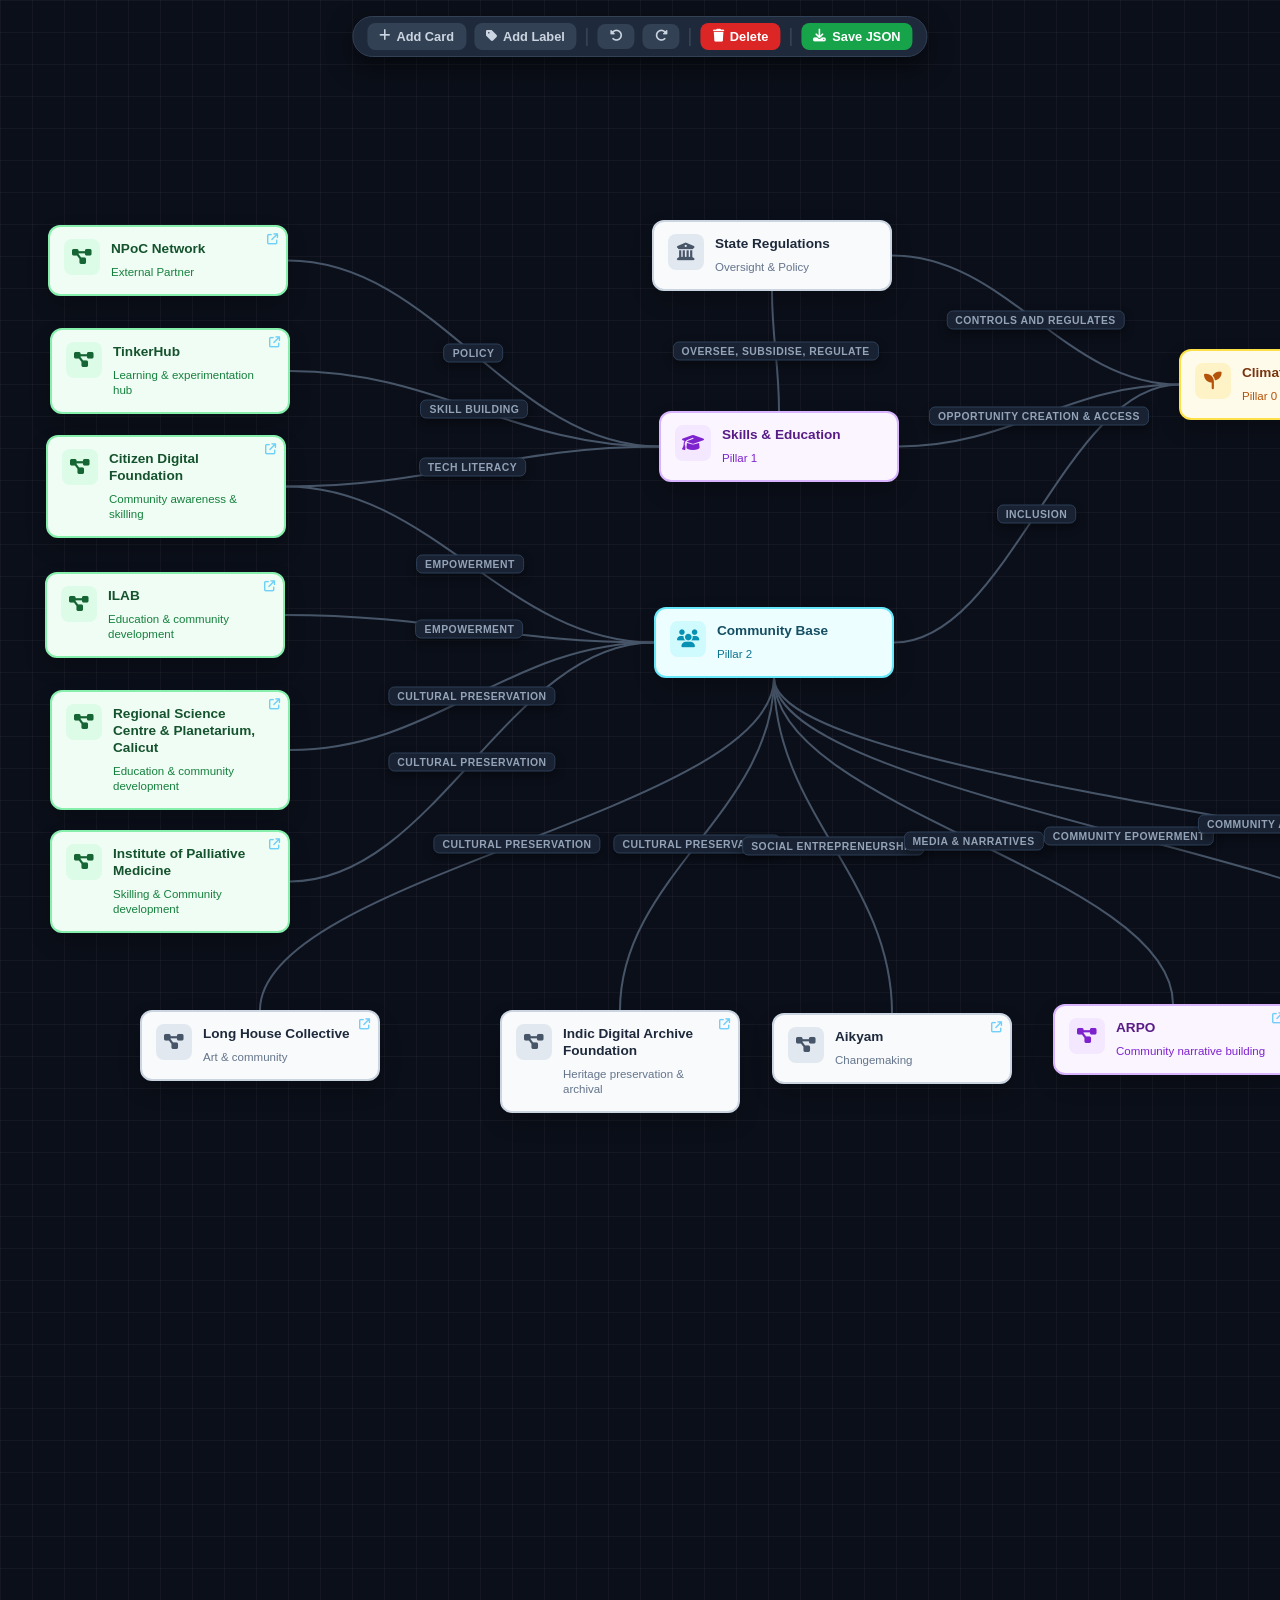
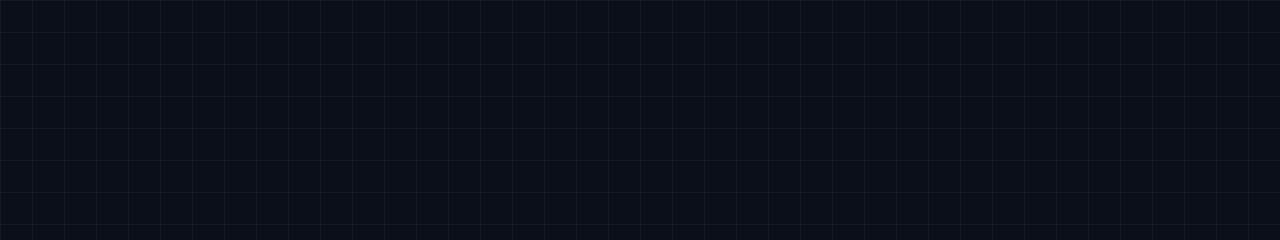
<file: index.html>
<!DOCTYPE html>
<html lang="en">
<head>
  <meta charset="UTF-8">
  <meta name="viewport" content="width=device-width, initial-scale=1.0">
  <title>Kerala Vision ToC & MindMap</title>
  
  <link rel="stylesheet" href="https://cdnjs.cloudflare.com/ajax/libs/font-awesome/6.4.0/css/all.min.css">

  <style>
    * { box-sizing: border-box; }
    
    body {
      margin: 0; padding: 0;
      background-color: #0b0f19;
      background-image: 
        linear-gradient(to right, rgba(255, 255, 255, 0.04) 1px, transparent 1px),
        linear-gradient(to bottom, rgba(255, 255, 255, 0.04) 1px, transparent 1px);
      background-size: 32px 32px;
      color: #f8fafc;
      font-family: -apple-system, BlinkMacSystemFont, "Segoe UI", Roboto, sans-serif;
      overflow: auto;
      user-select: none;
    }

    /* Native Text Selection for Editors */
    [contenteditable="true"] {
      user-select: text !important;
      -webkit-user-select: text !important;
      cursor: text;
    }

    /* Floating Toolbar */
    #toolbar {
      position: fixed; top: 16px; left: 50%; transform: translateX(-50%);
      background: #1e293b; border: 1px solid #334155;
      padding: 6px 14px; border-radius: 20px;
      display: flex; gap: 8px; align-items: center;
      z-index: 1000; box-shadow: 0 10px 25px rgba(0,0,0,0.5);
    }
    .tb-divider { width: 1px; height: 18px; background: #475569; margin: 0 2px; }
    .tb-btn {
      background: #334155; color: #cbd5e1; border: none; padding: 6px 12px;
      border-radius: 8px; font-weight: 600; font-size: 0.8rem; cursor: pointer;
      display: flex; align-items: center; gap: 6px; transition: 0.2s;
    }
    .tb-btn:hover { background: #475569; color: #fff; }
    .tb-btn.success { background: #16a34a; color: #fff; }
    .tb-btn.success:hover { background: #15803d; }
    .tb-btn.danger { background: #dc2626; color: #fff; }
    .tb-btn.danger:hover { background: #b91c1c; }

    #canvas-container {
      position: relative; width: 2800px; height: 1800px; padding: 60px; margin-top: 40px;
    }

    /* SVG Canvas Overlay */
    svg {
      position: absolute; top: 0; left: 0; width: 100%; height: 100%;
      pointer-events: none; z-index: 1;
    }

    /* Card Elements */
    .node-wrapper {
      position: absolute; width: 240px; z-index: 10;
    }
    .node-wrapper.selected-wrapper .node {
      border-color: #ef4444 !important; box-shadow: 0 0 0 3px rgba(239,68,68,0.4);
    }

    .node {
      position: relative; width: 100%; padding: 12px 14px;
      border-radius: 12px; background: #ffffff; border: 2px solid #e2e8f0;
      box-shadow: 0 10px 25px -5px rgba(0, 0, 0, 0.3);
      display: flex; align-items: flex-start; gap: 10px;
      cursor: grab; transition: box-shadow 0.2s, border-color 0.2s;
    }
    .node:active { cursor: grabbing; }
    .node:hover { box-shadow: 0 16px 30px -5px rgba(0, 0, 0, 0.5); border-color: #38bdf8; }

    .icon-box {
      width: 36px; height: 36px; border-radius: 8px;
      display: flex; align-items: center; justify-content: center;
      flex-shrink: 0; font-size: 1.1rem; cursor: pointer;
    }
    .node-content { display: flex; flex-direction: column; gap: 3px; width: 100%; }

    /* Inline Editors */
    .title, .subtitle {
      outline: none; border: 1px solid transparent; border-radius: 4px; padding: 1px 4px; margin-left: -4px;
    }
    .title { font-weight: 700; font-size: 0.85rem; line-height: 1.25; }
    .subtitle { font-size: 0.72rem; line-height: 1.3; font-weight: 500; }
    
    /* Edit Mode Styling */
    [contenteditable="true"] {
      background: #ffffff !important; color: #0f172a !important;
      border-color: #38bdf8 !important; box-shadow: 0 0 0 2px rgba(56,189,248,0.4) !important;
      z-index: 50; position: relative;
    }

    .url-badge {
      position: absolute; top: 6px; right: 8px; font-size: 0.7rem; color: #38bdf8;
      cursor: pointer; opacity: 0.7; transition: opacity 0.2s; text-decoration: none;
    }
    .url-badge:hover { opacity: 1; transform: scale(1.15); }

    /* Color Themes */
    .node.emerald { background: #f0fdf4; border-color: #86efac; }
    .node.emerald .icon-box { background: #dcfce7; color: #166534; }
    .node.emerald .title { color: #14532d; }
    .node.emerald .subtitle { color: #15803d; }

    .node.indigo { background: #faf5ff; border-color: #d8b4fe; }
    .node.indigo .icon-box { background: #f3e8ff; color: #7e22ce; }
    .node.indigo .title { color: #581c87; }
    .node.indigo .subtitle { color: #7e22ce; }

    .node.slate { background: #f8fafc; border-color: #cbd5e1; }
    .node.slate .icon-box { background: #e2e8f0; color: #475569; }
    .node.slate .title { color: #1e293b; }
    .node.slate .subtitle { color: #64748b; }

    .node.amber { background: #fffbeb; border-color: #fde047; }
    .node.amber .icon-box { background: #fef3c7; color: #b45309; }
    .node.amber .title { color: #78350f; }
    .node.amber .subtitle { color: #b45309; }

    .node.rose { background: #f0f9ff; border-color: #93c5fd; }
    .node.rose .icon-box { background: #dbeafe; color: #1d4ed8; }
    .node.rose .title { color: #1e3a8a; }
    .node.rose .subtitle { color: #2563eb; }

    .node.cyan { background: #ecfeff; border-color: #67e8f9; }
    .node.cyan .icon-box { background: #cffafe; color: #0891b2; }
    .node.cyan .title { color: #164e63; }
    .node.cyan .subtitle { color: #0e7490; }

    /* Point & Drag Anchor Dots */
    .anchor-pt {
      position: absolute; width: 14px; height: 14px;
      background: #0ea5e9; border: 2px solid #ffffff;
      border-radius: 50%; z-index: 30; opacity: 0;
      cursor: crosshair; box-shadow: 0 0 8px rgba(56,189,248,0.8);
      transition: opacity 0.2s, transform 0.2s;
    }
    .node-wrapper:hover .anchor-pt, .anchor-pt.show-all { opacity: 0.9; }
    .anchor-pt:hover { transform: scale(1.6); background: #22c55e !important; opacity: 1 !important; }

    .anchor-pt.top { top: -7px; left: calc(50% - 7px); }
    .anchor-pt.bottom { bottom: -7px; left: calc(50% - 7px); }
    .anchor-pt.left { left: -7px; top: calc(50% - 7px); }
    .anchor-pt.right { right: -7px; top: calc(50% - 7px); }

    /* SVG Lines & Endpoints */
    .svg-line-path {
      cursor: pointer; stroke-width: 2px; transition: stroke 0.15s; pointer-events: stroke;
    }
    .svg-line-path:hover { stroke: #38bdf8 !important; stroke-width: 3px; }
    .svg-line-path.selected-line { stroke: #ef4444 !important; stroke-width: 3px; }
    
    .svg-hit-target {
      cursor: pointer; pointer-events: stroke; fill: none; stroke: transparent; stroke-width: 18px;
    }

    .endpoint-handle {
      cursor: grab; pointer-events: auto; fill: #ef4444; stroke: #ffffff; stroke-width: 2px;
      transition: transform 0.15s;
    }
    .endpoint-handle:hover { transform: scale(1.5); fill: #22c55e; }

    /* Line Badges */
    .line-label-badge {
      position: absolute; z-index: 40;
      background: #182232; border: 1px solid #2d3f58; color: #94a3b8;
      padding: 3px 8px; border-radius: 6px; font-size: 0.65rem;
      font-weight: 700; letter-spacing: 0.5px; text-transform: uppercase; white-space: nowrap;
      transform: translate(-50%, -50%); cursor: grab; box-shadow: 0 4px 10px rgba(0,0,0,0.4);
      outline: none;
    }
    .line-label-badge:active { cursor: grabbing; }
    .line-label-badge:hover { border-color: #38bdf8; color: #fff; }
    .line-label-badge.selected-line { border-color: #ef4444; color: #fca5a5; background: #450a0a; }

    #draft-path {
      pointer-events: none; stroke: #38bdf8; stroke-width: 2.5px; stroke-dasharray: 5 5; fill: none; display: none;
    }
  </style>
</head>
<body>

  <div id="toolbar">
    <button class="tb-btn" onclick="addCard()"><i class="fa-solid fa-plus"></i> Add Card</button>
    <button class="tb-btn" onclick="addFloatingLabel()"><i class="fa-solid fa-tag"></i> Add Label</button>
    <div class="tb-divider"></div>
    <button class="tb-btn" title="Undo (Ctrl+Z)" onclick="undo()"><i class="fa-solid fa-rotate-left"></i></button>
    <button class="tb-btn" title="Redo (Ctrl+Y)" onclick="redo()"><i class="fa-solid fa-rotate-right"></i></button>
    <div class="tb-divider"></div>
    <button class="tb-btn danger" onclick="deleteSelected()" title="Delete Selected Item (Delete Key)"><i class="fa-solid fa-trash"></i> Delete</button>
    <div class="tb-divider"></div>
    <button class="tb-btn success" onclick="exportJSON()"><i class="fa-solid fa-download"></i> Save JSON</button>
  </div>

  <div id="canvas-container">
    <svg id="svg-canvas">
      <defs>
        <marker id="arrow" viewBox="0 0 10 10" refX="6" refY="5" markerWidth="5" markerHeight="5" orient="auto-start-reverse">
          <path d="M 0 0 L 10 5 L 0 10 z" fill="#475569"/>
        </marker>
        <marker id="arrow-selected" viewBox="0 0 10 10" refX="6" refY="5" markerWidth="5" markerHeight="5" orient="auto-start-reverse">
          <path d="M 0 0 L 10 5 L 0 10 z" fill="#ef4444"/>
        </marker>
      </defs>
      <path id="draft-path" />
    </svg>
  </div>

  <script>
    const DEFAULT_MAP_DATA = {
      nodes: [
        { id: "npoc", title: "External Partner: NPoC Network", subtitle: "Research/policy/advocacy on higher education in Kerala", url: "https://www.nayaneeth.com", x: 40, y: 40, color: "indigo", icon: "fa-diagram-project" },
        { id: "edu_hub", title: "Skills & Education", subtitle: "Skill building, tech training, and climate literacy initiatives.", url: "", x: 500, y: 320, color: "emerald", icon: "fa-book-open" },
        { id: "community", title: "Community Base", subtitle: "Pillar 2", url: "", x: 500, y: 470, color: "cyan", icon: "fa-users", innerFocus: "Youth & Commons" },
        { id: "climate", title: "Climate & Biodiversity Action", subtitle: "Direct action, ecological preservation, and policy advocacy.", url: "", x: 880, y: 380, color: "emerald", icon: "fa-seedling" }
      ],
      connections: [
        { from: "npoc", fromAnchor: "right", to: "edu_hub", toAnchor: "left", label: "POLICY" },
        { from: "edu_hub", fromAnchor: "right", to: "climate", toAnchor: "left", label: "PLACE OWNERSHIP" },
        { from: "community", fromAnchor: "right", to: "climate", toAnchor: "bottom", label: "INCLUSION" }
      ],
      floatingLabels: []
    };

    let mapData = JSON.parse(JSON.stringify(DEFAULT_MAP_DATA));
    let historyStack = [];
    let redoStack = [];
    let clipboard = null; // Universal clipboard for nodes, lines, or labels

    let selectedNodeId = null;
    let selectedConnIndex = null;
    let selectedFloatId = null;

    let draggingCard = null;
    let drawingLine = null;
    let draggedEndpoint = null;
    let draggedLabel = null;
    let currentMousePos = { x: 0, y: 0 };

    document.addEventListener("DOMContentLoaded", async () => {
      try {
        const res = await fetch('data.json');
        if (res.ok) {
          const loaded = await res.json();
          if (loaded && Array.isArray(loaded.nodes) && loaded.nodes.length > 0) {
            mapData.nodes = loaded.nodes;
            mapData.connections = Array.isArray(loaded.connections) ? loaded.connections : [];
            mapData.floatingLabels = Array.isArray(loaded.floatingLabels) ? loaded.floatingLabels : [];
          }
        }
      } catch (e) {
        console.warn("Using default map dataset.");
      }
      
      mapData.floatingLabels = mapData.floatingLabels || [];
      saveState();
      renderAll();
    });

    function safeNum(val, fallback) {
      const num = parseFloat(val);
      return isNaN(num) ? fallback : num;
    }

    function getCanvasPos(e) {
      const container = document.getElementById('canvas-container');
      const rect = container.getBoundingClientRect();
      return {
        x: e.clientX - rect.left + container.scrollLeft,
        y: e.clientY - rect.top + container.scrollTop
      };
    }

    function saveState() {
      const stateStr = JSON.stringify(mapData);
      if (historyStack.length > 0 && historyStack[historyStack.length - 1] === stateStr) return;
      if (historyStack.length > 40) historyStack.shift();
      historyStack.push(stateStr);
      redoStack = [];
    }

    function undo() {
      if (historyStack.length <= 1) return;
      redoStack.push(historyStack.pop());
      mapData = JSON.parse(historyStack[historyStack.length - 1]);
      renderAll();
    }

    function redo() {
      if (redoStack.length === 0) return;
      const state = redoStack.pop();
      historyStack.push(state);
      mapData = JSON.parse(state);
      renderAll();
    }

    function getAnchorCoords(nodeId, anchorName) {
      const node = mapData.nodes.find(n => n.id === nodeId);
      if (!node) return { x: 0, y: 0 };
      
      const el = document.getElementById(nodeId);
      const w = el ? el.offsetWidth : 240;
      const h = el ? el.offsetHeight : 80;

      const nx = safeNum(node.x, 0);
      const ny = safeNum(node.y, 0);

      switch(anchorName) {
        case 'top': return { x: nx + w / 2, y: ny };
        case 'bottom': return { x: nx + w / 2, y: ny + h };
        case 'left': return { x: nx, y: ny + h / 2 };
        case 'right': return { x: nx + w, y: ny + h / 2 };
        default: return { x: nx + w / 2, y: ny + h / 2 };
      }
    }

    function renderAll() {
      renderCards();
      renderSVGConnections();
      renderLabels();
    }

    function renderCards() {
      const container = document.getElementById('canvas-container');
      
      mapData.nodes.forEach(node => {
        const isSelected = selectedNodeId === node.id;
        const nx = safeNum(node.x, 100);
        const ny = safeNum(node.y, 100);
        let wrapper = document.getElementById(node.id);
        
        if (!wrapper) {
          wrapper = document.createElement('div');
          wrapper.id = node.id;
          wrapper.innerHTML = `
            <div class="node">
              <a href="#" target="_blank" class="url-badge" style="display:none;"><i class="fa-solid fa-arrow-up-right-from-square"></i></a>
              <div class="icon-box"><i class="fa-solid"></i></div>
              <div class="node-content">
                <div class="title" data-type="title"></div>
                <div class="subtitle" data-type="subtitle"></div>
              </div>
            </div>
            <div class="anchor-pt top" data-anchor="top"></div>
            <div class="anchor-pt right" data-anchor="right"></div>
            <div class="anchor-pt bottom" data-anchor="bottom"></div>
            <div class="anchor-pt left" data-anchor="left"></div>
          `;
          container.appendChild(wrapper);
        }
        
        wrapper.className = `node-wrapper ${isSelected ? 'selected-wrapper' : ''}`;
        wrapper.style.left = `${nx}px`;
        wrapper.style.top = `${ny}px`;
        
        const nodeEl = wrapper.querySelector('.node');
        nodeEl.className = `node ${node.color || 'slate'}`;
        wrapper.querySelector('.icon-box i').className = `fa-solid ${node.icon || 'fa-circle-nodes'}`;
        
        const titleEl = wrapper.querySelector('.title');
        if (titleEl.getAttribute('contenteditable') !== 'true') titleEl.textContent = node.title || '';
        
        const subEl = wrapper.querySelector('.subtitle');
        const subText = node.subtitle || node.innerFocus || '';
        if (subEl.getAttribute('contenteditable') !== 'true') subEl.textContent = subText;

        const urlBadge = wrapper.querySelector('.url-badge');
        if (node.url && node.url.trim() !== '') {
          urlBadge.href = node.url;
          urlBadge.style.display = 'block';
        } else {
          urlBadge.style.display = 'none';
        }
      });

      const currentIds = mapData.nodes.map(n => n.id);
      document.querySelectorAll('.node-wrapper').forEach(el => {
        if (!currentIds.includes(el.id)) el.remove();
      });
    }

    function renderSVGConnections() {
      const svg = document.getElementById('svg-canvas');
      document.querySelectorAll('#svg-canvas path:not(#draft-path), #svg-canvas circle.endpoint-handle').forEach(e => e.remove());

      mapData.connections.forEach((conn, index) => {
        if (conn.isDragging) return;

        const fromAnchor = conn.fromAnchor || 'right';
        const toAnchor = conn.toAnchor || 'left';
        const fromPt = getAnchorCoords(conn.from, fromAnchor);
        const toPt = getAnchorCoords(conn.to, toAnchor);

        const x1 = safeNum(fromPt.x, 0); const y1 = safeNum(fromPt.y, 0);
        const x2 = safeNum(toPt.x, 0);   const y2 = safeNum(toPt.y, 0);

        const dx = Math.max(30, Math.abs(x2 - x1) * 0.4);
        const dy = Math.max(30, Math.abs(y2 - y1) * 0.4);

        let d = '';
        if (fromAnchor === 'left' || fromAnchor === 'right') {
          const cX1 = fromAnchor === 'right' ? x1 + dx : x1 - dx;
          const cX2 = toAnchor === 'left' ? x2 - dx : x2 + dx;
          d = `M ${x1} ${y1} C ${cX1} ${y1}, ${cX2} ${y2}, ${x2} ${y2}`;
        } else {
          const cY1 = fromAnchor === 'bottom' ? y1 + dy : y1 - dy;
          const cY2 = toAnchor === 'top' ? y2 - dy : y2 + dy;
          d = `M ${x1} ${y1} C ${x1} ${cY1}, ${x2} ${cY2}, ${x2} ${y2}`;
        }

        const isSelected = selectedConnIndex === index;

        const hitTarget = document.createElementNS('http://www.w3.org/2000/svg', 'path');
        hitTarget.setAttribute('d', d);
        hitTarget.setAttribute('class', 'svg-hit-target');
        hitTarget.setAttribute('data-conn-index', index);

        const path = document.createElementNS('http://www.w3.org/2000/svg', 'path');
        path.setAttribute('d', d);
        path.setAttribute('class', `svg-line-path ${isSelected ? 'selected-line' : ''}`);
        path.setAttribute('data-path-index', index);
        path.setAttribute('stroke', isSelected ? '#ef4444' : '#475569');
        path.setAttribute('fill', 'none');
        path.setAttribute('marker-end', isSelected ? 'url(#arrow-selected)' : 'url(#arrow)');

        svg.appendChild(hitTarget);
        svg.appendChild(path);

        if (isSelected) {
          [ { pt: fromPt, type: 'from' }, { pt: toPt, type: 'to' } ].forEach(handle => {
            const circle = document.createElementNS('http://www.w3.org/2000/svg', 'circle');
            circle.setAttribute('cx', handle.pt.x);
            circle.setAttribute('cy', handle.pt.y);
            circle.setAttribute('r', '8');
            circle.setAttribute('class', 'endpoint-handle');
            circle.setAttribute('data-endpoint-type', handle.type);
            circle.setAttribute('data-conn-index', index);
            svg.appendChild(circle);
          });
        }
      });
    }

    function renderLabels() {
      const container = document.getElementById('canvas-container');

      // Tethered Labels
      mapData.connections.forEach((conn, index) => {
        let badge = document.querySelector(`.line-label-badge.tethered[data-conn-index="${index}"]`);
        
        if (!conn.label || !conn.label.trim()) {
          if (badge) badge.remove();
          return;
        }

        if (!badge) {
          badge = document.createElement('div');
          badge.className = 'line-label-badge tethered';
          badge.setAttribute('data-conn-index', index);
          container.appendChild(badge);
        }

        const isSelected = selectedConnIndex === index;
        badge.className = `line-label-badge tethered ${isSelected ? 'selected-line' : ''}`;
        
        if (badge.getAttribute('contenteditable') !== 'true') {
          badge.textContent = conn.label.trim();
        }

        let midPt = { x: 0, y: 0 };
        const path = document.querySelector(`.svg-line-path[data-path-index="${index}"]`);
        if (path) {
          try {
            const pathLen = path.getTotalLength();
            if (pathLen > 0) midPt = path.getPointAtLength(pathLen / 2);
          } catch (e) {}
        }

        badge.style.left = `${midPt.x}px`;
        badge.style.top = `${midPt.y}px`;
      });

      // Floating Labels
      mapData.floatingLabels.forEach(label => {
        let badge = document.querySelector(`.line-label-badge.floating[data-float-id="${label.id}"]`);
        
        if (!badge) {
          badge = document.createElement('div');
          badge.className = 'line-label-badge floating';
          badge.setAttribute('data-float-id', label.id);
          container.appendChild(badge);
        }

        const isSelected = selectedFloatId === label.id;
        badge.className = `line-label-badge floating ${isSelected ? 'selected-line' : ''}`;
        
        if (badge.getAttribute('contenteditable') !== 'true') {
          badge.textContent = label.text;
        }

        badge.style.left = `${safeNum(label.x, 100)}px`;
        badge.style.top = `${safeNum(label.y, 100)}px`;
      });

      document.querySelectorAll('.line-label-badge.tethered').forEach(b => {
        const idx = b.getAttribute('data-conn-index');
        if (!mapData.connections[idx] || !mapData.connections[idx].label) b.remove();
      });
      const floatIds = mapData.floatingLabels.map(l => l.id);
      document.querySelectorAll('.line-label-badge.floating').forEach(b => {
        if (!floatIds.includes(b.getAttribute('data-float-id'))) b.remove();
      });
    }

    // --- INSTANT INLINE TEXT EDITING ---

    document.addEventListener('dblclick', (e) => {
      const editable = e.target.closest('.title, .subtitle, .line-label-badge');
      if (editable) {
        e.stopPropagation();
        editable.setAttribute('contenteditable', 'true');
        editable.focus();
        
        const range = document.createRange();
        range.selectNodeContents(editable);
        const sel = window.getSelection();
        if (sel) { sel.removeAllRanges(); sel.addRange(range); }
      }
    });

    // Double-click blank card space to add/edit URL
document.addEventListener('dblclick', (e) => {
  const nodeEl = e.target.closest('.node');
  if (nodeEl && !e.target.closest('.title, .subtitle, .icon-box, .line-label-badge')) {
    e.stopPropagation();
    const wrapper = nodeEl.closest('.node-wrapper');
    const node = mapData.nodes.find(n => n.id === wrapper.id);
    
    const newUrl = prompt("Enter Link (URL) for this card:", node.url || '');
    if (newUrl !== null) {
      saveState();
      node.url = newUrl.trim();
      renderAll();
    }
  }
});

    document.addEventListener('focusout', (e) => {
      const editable = e.target.closest('.title, .subtitle, .line-label-badge');
      if (editable && editable.getAttribute('contenteditable') === 'true') {
        editable.setAttribute('contenteditable', 'false');
        window.getSelection()?.removeAllRanges();
        
        saveState();
        const text = editable.textContent.trim();

        if (editable.classList.contains('title') || editable.classList.contains('subtitle')) {
          const wrapper = editable.closest('.node-wrapper');
          const node = mapData.nodes.find(n => n.id === wrapper.id);
          if (node) {
            if (editable.classList.contains('title')) node.title = text;
            else node.subtitle = text;
          }
        } 
        else if (editable.classList.contains('line-label-badge')) {
          const upperText = text.toUpperCase();
          if (editable.classList.contains('tethered')) {
            const idx = editable.getAttribute('data-conn-index');
            if (mapData.connections[idx]) mapData.connections[idx].label = upperText;
          } else {
            const floatId = editable.getAttribute('data-float-id');
            const fl = mapData.floatingLabels.find(l => l.id === floatId);
            if (fl) {
              fl.text = upperText;
              if (!upperText) mapData.floatingLabels = mapData.floatingLabels.filter(l => l.id !== fl.id);
            }
          }
        }
        renderAll();
      }
    });

    document.addEventListener('keydown', (e) => {
      if (e.key === 'Enter' && e.target.getAttribute('contenteditable') === 'true') {
        e.preventDefault(); e.target.blur();
      }
    });

    // --- MOUSE DOWN EVENTS & SELECTION ---

    document.addEventListener('mousedown', (e) => {
      if (e.target.closest('[contenteditable="true"], .url-badge')) return;

      const pos = getCanvasPos(e);
      currentMousePos = pos;

      // 1. Color Theme Cycle
      const iconBox = e.target.closest('.icon-box');
      if (iconBox) {
        e.stopPropagation();
        saveState();
        const wrapper = iconBox.closest('.node-wrapper');
        const node = mapData.nodes.find(n => n.id === wrapper.id);
        if (node) {
          const colors = ['emerald', 'indigo', 'slate', 'amber', 'rose', 'cyan'];
          node.color = colors[(colors.indexOf(node.color || 'slate') + 1) % colors.length];
          renderCards();
        }
        return;
      }

      // 2. Line Endpoint Dragging
      const endpoint = e.target.closest('.endpoint-handle');
      if (endpoint) {
        e.stopPropagation();
        saveState();
        const idx = endpoint.getAttribute('data-conn-index');
        draggedEndpoint = { connIndex: idx, endpointType: endpoint.getAttribute('data-endpoint-type') };
        mapData.connections[idx].isDragging = true;
        renderConnections();
        document.querySelectorAll('.anchor-pt').forEach(a => a.classList.add('show-all'));
        return;
      }

      // 3. Line Label Dragging & Selection
      const badge = e.target.closest('.line-label-badge');
      if (badge) {
        e.stopPropagation();
        saveState();

        if (badge.classList.contains('tethered')) {
          selectedConnIndex = parseInt(badge.getAttribute('data-conn-index'));
          selectedNodeId = null; selectedFloatId = null;
        } else {
          selectedFloatId = badge.getAttribute('data-float-id');
          selectedNodeId = null; selectedConnIndex = null;
        }
        renderAll();

        draggedLabel = {
          el: badge,
          sourceType: badge.classList.contains('floating') ? 'float' : 'conn',
          sourceId: badge.getAttribute('data-float-id'),
          sourceIndex: badge.getAttribute('data-conn-index'),
          offsetX: pos.x - parseFloat(badge.style.left),
          offsetY: pos.y - parseFloat(badge.style.top)
        };
        return;
      }

      // 4. Line Selection
      const hitPath = e.target.closest('.svg-hit-target, .svg-line-path');
      if (hitPath) {
        e.stopPropagation();
        selectedConnIndex = parseInt(hitPath.getAttribute('data-conn-index'));
        selectedNodeId = null; selectedFloatId = null;
        renderAll();
        return;
      }

      // 5. Draw Line from Anchor Dot
      const anchorEl = e.target.closest('.anchor-pt');
      if (anchorEl) {
        e.stopPropagation(); e.preventDefault();
        saveState();
        const wrapper = anchorEl.closest('.node-wrapper');
        const anchorName = anchorEl.getAttribute('data-anchor');
        const coords = getAnchorCoords(wrapper.id, anchorName);

        drawingLine = { fromId: wrapper.id, fromAnchor: anchorName, x1: coords.x, y1: coords.y };
        const draft = document.getElementById('draft-path');
        draft.setAttribute('d', `M ${coords.x} ${coords.y} L ${pos.x} ${pos.y}`);
        draft.style.display = 'block';
        document.querySelectorAll('.anchor-pt').forEach(a => a.classList.add('show-all'));
        return;
      }

      // 6. Card Selection & Dragging
      const nodeEl = e.target.closest('.node');
      if (nodeEl) {
        e.stopPropagation();
        const wrapper = nodeEl.closest('.node-wrapper');
        const node = mapData.nodes.find(n => n.id === wrapper.id);

        if (e.ctrlKey && node.url) { window.open(node.url, '_blank'); return; }

        selectedNodeId = wrapper.id;
        selectedConnIndex = null; selectedFloatId = null;
        renderAll();

        draggingCard = { node: node, offsetX: pos.x - safeNum(node.x, 0), offsetY: pos.y - safeNum(node.y, 0) };
        return;
      }

      // 7. Blank Canvas Click
      if (e.target.closest('#canvas-container, svg')) {
        selectedNodeId = null; selectedConnIndex = null; selectedFloatId = null;
        renderAll();
      }
    });

    // --- GLOBAL DRAG MOVEMENT ---

    document.addEventListener('mousemove', (e) => {
      const pos = getCanvasPos(e);
      currentMousePos = pos;

      if (draggedLabel) {
        draggedLabel.el.style.left = `${pos.x - draggedLabel.offsetX}px`;
        draggedLabel.el.style.top = `${pos.y - draggedLabel.offsetY}px`;
      } 
      else if (drawingLine) {
        const x1 = drawingLine.x1; const y1 = drawingLine.y1;
        const dx = Math.max(30, Math.abs(pos.x - x1) * 0.4);
        document.getElementById('draft-path').setAttribute('d', `M ${x1} ${y1} C ${x1 + dx} ${y1}, ${pos.x - dx} ${pos.y}, ${pos.x} ${pos.y}`);
      } 
      else if (draggedEndpoint) {
        const conn = mapData.connections[draggedEndpoint.connIndex];
        const fixedNodeId = draggedEndpoint.endpointType === 'from' ? conn.to : conn.from;
        const fixedAnchor = draggedEndpoint.endpointType === 'from' ? (conn.toAnchor || 'left') : (conn.fromAnchor || 'right');
        const startPt = getAnchorCoords(fixedNodeId, fixedAnchor);

        const x1 = startPt.x; const y1 = startPt.y;
        const dx = Math.max(30, Math.abs(pos.x - x1) * 0.4);
        const draft = document.getElementById('draft-path');
        draft.setAttribute('d', `M ${x1} ${y1} C ${x1 + dx} ${y1}, ${pos.x - dx} ${pos.y}, ${pos.x} ${pos.y}`);
        draft.style.display = 'block';
      } 
      else if (draggingCard) {
        draggingCard.node.x = pos.x - draggingCard.offsetX;
        draggingCard.node.y = pos.y - draggingCard.offsetY;
        const wrapper = document.getElementById(draggingCard.node.id);
        if (wrapper) {
          wrapper.style.left = `${draggingCard.node.x}px`;
          wrapper.style.top = `${draggingCard.node.y}px`;
        }
        renderConnections();
        renderLabels();
      }
    });

    // --- GLOBAL DROP HANDLERS ---

    document.addEventListener('mouseup', (e) => {
      if (draggedLabel) {
        draggedLabel.el.style.pointerEvents = 'none';
        const dropEl = document.elementFromPoint(e.clientX, e.clientY);
        draggedLabel.el.style.pointerEvents = 'auto';

        const hitPath = dropEl ? dropEl.closest('.svg-hit-target') : null;
        const text = draggedLabel.el.textContent.trim().toUpperCase();

        if (draggedLabel.sourceType === 'conn') {
          if (mapData.connections[draggedLabel.sourceIndex]) mapData.connections[draggedLabel.sourceIndex].label = '';
        } else {
          mapData.floatingLabels = mapData.floatingLabels.filter(l => l.id !== draggedLabel.sourceId);
        }

        if (hitPath) {
          const idx = hitPath.getAttribute('data-conn-index');
          if (mapData.connections[idx]) mapData.connections[idx].label = text;
        } else {
          const pos = getCanvasPos(e);
          if (text) mapData.floatingLabels.push({ id: `float_${Date.now()}`, text: text, x: pos.x, y: pos.y });
        }
        
        draggedLabel = null;
        renderAll();
      } 
      else if (drawingLine || draggedEndpoint) {
        const svg = document.getElementById('svg-canvas');
        svg.style.pointerEvents = 'none';
        const dropEl = document.elementFromPoint(e.clientX, e.clientY);
        svg.style.pointerEvents = 'auto';

        const anchorEl = dropEl ? dropEl.closest('.anchor-pt') : null;
        const wrapperEl = dropEl ? dropEl.closest('.node-wrapper') : null;

        if (drawingLine) {
          if (anchorEl) {
            const toId = anchorEl.closest('.node-wrapper').id;
            if (toId !== drawingLine.fromId) {
              mapData.connections.push({
                from: drawingLine.fromId, fromAnchor: drawingLine.fromAnchor,
                to: toId, toAnchor: anchorEl.getAttribute('data-anchor'), label: ""
              });
            }
          } else if (wrapperEl) {
            if (wrapperEl.id !== drawingLine.fromId) {
              mapData.connections.push({
                from: drawingLine.fromId, fromAnchor: drawingLine.fromAnchor,
                to: wrapperEl.id, toAnchor: "left", label: ""
              });
            }
          }
          drawingLine = null;
        } 
        else if (draggedEndpoint) {
          const conn = mapData.connections[draggedEndpoint.connIndex];
          if (conn) {
            conn.isDragging = false;
            if (anchorEl) {
              if (draggedEndpoint.endpointType === 'from') {
                conn.from = anchorEl.closest('.node-wrapper').id;
                conn.fromAnchor = anchorEl.getAttribute('data-anchor');
              } else {
                conn.to = anchorEl.closest('.node-wrapper').id;
                conn.toAnchor = anchorEl.getAttribute('data-anchor');
              }
            } else if (wrapperEl) {
              if (draggedEndpoint.endpointType === 'from') {
                conn.from = wrapperEl.id;
                conn.fromAnchor = 'right';
              } else {
                conn.to = wrapperEl.id;
                conn.toAnchor = 'left';
              }
            }
          }
          draggedEndpoint = null;
        }

        document.getElementById('draft-path').style.display = 'none';
        document.querySelectorAll('.anchor-pt').forEach(a => a.classList.remove('show-all'));
        renderAll();
      } 
      else if (draggingCard) {
        saveState();
        draggingCard = null;
      }
    });

    // --- FULL SHORTCUTS & CLIPBOARD SUITE (CARDS, LINES, LABELS) ---

    document.addEventListener('keydown', (e) => {
      if (e.target.closest('[contenteditable="true"], input, textarea')) return;

      const isCtrl = e.ctrlKey || e.metaKey;
      const key = e.key.toLowerCase();

      if (isCtrl && key === 'z') {
        e.preventDefault(); if (e.shiftKey) redo(); else undo();
      } else if (isCtrl && key === 'y') {
        e.preventDefault(); redo();
      } else if (isCtrl && key === 'c') {
        e.preventDefault(); copySelected();
      } else if (isCtrl && key === 'x') {
        e.preventDefault(); copySelected(); deleteSelected();
      } else if (isCtrl && key === 'v') {
        e.preventDefault(); pasteSelected();
      } else if (e.key === 'Delete' || e.key === 'Backspace') {
        deleteSelected();
      }
    });

    function copySelected() {
      if (selectedNodeId) {
        const node = mapData.nodes.find(n => n.id === selectedNodeId);
        if (node) clipboard = { type: 'node', data: JSON.parse(JSON.stringify(node)) };
      } else if (selectedConnIndex !== null) {
        const conn = mapData.connections[selectedConnIndex];
        if (conn) clipboard = { type: 'conn', data: JSON.parse(JSON.stringify(conn)) };
      } else if (selectedFloatId !== null) {
        const fl = mapData.floatingLabels.find(l => l.id === selectedFloatId);
        if (fl) clipboard = { type: 'float', data: JSON.parse(JSON.stringify(fl)) };
      }
    }

    function pasteSelected() {
      if (!clipboard) return;
      saveState();

      if (clipboard.type === 'node') {
        const newNode = JSON.parse(JSON.stringify(clipboard.data));
        newNode.id = `node_${Date.now()}`;
        newNode.x = (currentMousePos.x > 0 ? currentMousePos.x : safeNum(newNode.x, 100)) + 30;
        newNode.y = (currentMousePos.y > 0 ? currentMousePos.y : safeNum(newNode.y, 100)) + 30;
        mapData.nodes.push(newNode);
        selectedNodeId = newNode.id;
        selectedConnIndex = null; selectedFloatId = null;
      } 
      else if (clipboard.type === 'float') {
        const newFl = JSON.parse(JSON.stringify(clipboard.data));
        newFl.id = `float_${Date.now()}`;
        newFl.x = (currentMousePos.x > 0 ? currentMousePos.x : safeNum(newFl.x, 100)) + 20;
        newFl.y = (currentMousePos.y > 0 ? currentMousePos.y : safeNum(newFl.y, 100)) + 20;
        mapData.floatingLabels.push(newFl);
        selectedFloatId = newFl.id;
        selectedNodeId = null; selectedConnIndex = null;
      } 
      else if (clipboard.type === 'conn') {
        const newConn = JSON.parse(JSON.stringify(clipboard.data));
        mapData.connections.push(newConn);
        selectedConnIndex = mapData.connections.length - 1;
        selectedNodeId = null; selectedFloatId = null;
      }
      renderAll();
    }

    // --- TOOLBAR ACTIONS ---

    function addCard() {
      saveState();
      const newId = `node_${Date.now()}`;
      mapData.nodes.push({
        id: newId, title: "NEW PARTNER", subtitle: "Description...",
        url: "", x: 450, y: 250, color: "emerald", icon: "fa-circle-nodes"
      });
      selectedNodeId = newId;
      renderAll();

      setTimeout(() => {
        const titleEl = document.querySelector(`#${newId} .title`);
        if (titleEl) titleEl.dispatchEvent(new MouseEvent('dblclick', { bubbles: true }));
      }, 10);
    }

    function addFloatingLabel() {
      saveState();
      const newId = `float_${Date.now()}`;
      const container = document.getElementById('canvas-container');
      const centerX = container.scrollLeft + window.innerWidth / 2;
      const centerY = container.scrollTop + window.innerHeight / 2 - 100;

      mapData.floatingLabels.push({
        id: newId, text: "NEW LABEL", x: centerX, y: centerY
      });
      renderAll();

      setTimeout(() => {
        const badge = document.querySelector(`.line-label-badge.floating[data-float-id="${newId}"]`);
        if (badge) badge.dispatchEvent(new MouseEvent('dblclick', { bubbles: true }));
      }, 10);
    }

    function deleteSelected() {
      if (selectedNodeId) {
        saveState();
        mapData.nodes = mapData.nodes.filter(n => n.id !== selectedNodeId);
        mapData.connections = mapData.connections.filter(c => c.from !== selectedNodeId && c.to !== selectedNodeId);
        selectedNodeId = null;
        renderAll();
      } else if (selectedConnIndex !== null) {
        saveState();
        mapData.connections.splice(selectedConnIndex, 1);
        selectedConnIndex = null;
        renderAll();
      } else if (selectedFloatId !== null) {
        saveState();
        mapData.floatingLabels = mapData.floatingLabels.filter(l => l.id !== selectedFloatId);
        selectedFloatId = null;
        renderAll();
      }
    }

    function exportJSON() {
      const jsonStr = JSON.stringify(mapData, null, 2);
      const blob = new Blob([jsonStr], { type: 'application/json' });
      const a = document.createElement('a');
      a.href = URL.createObjectURL(blob);
      a.download = 'data.json';
      document.body.appendChild(a);
      a.click();
      document.body.removeChild(a);
      URL.revokeObjectURL(a.href);
    }
  </script>
</body>
</html>
</file>
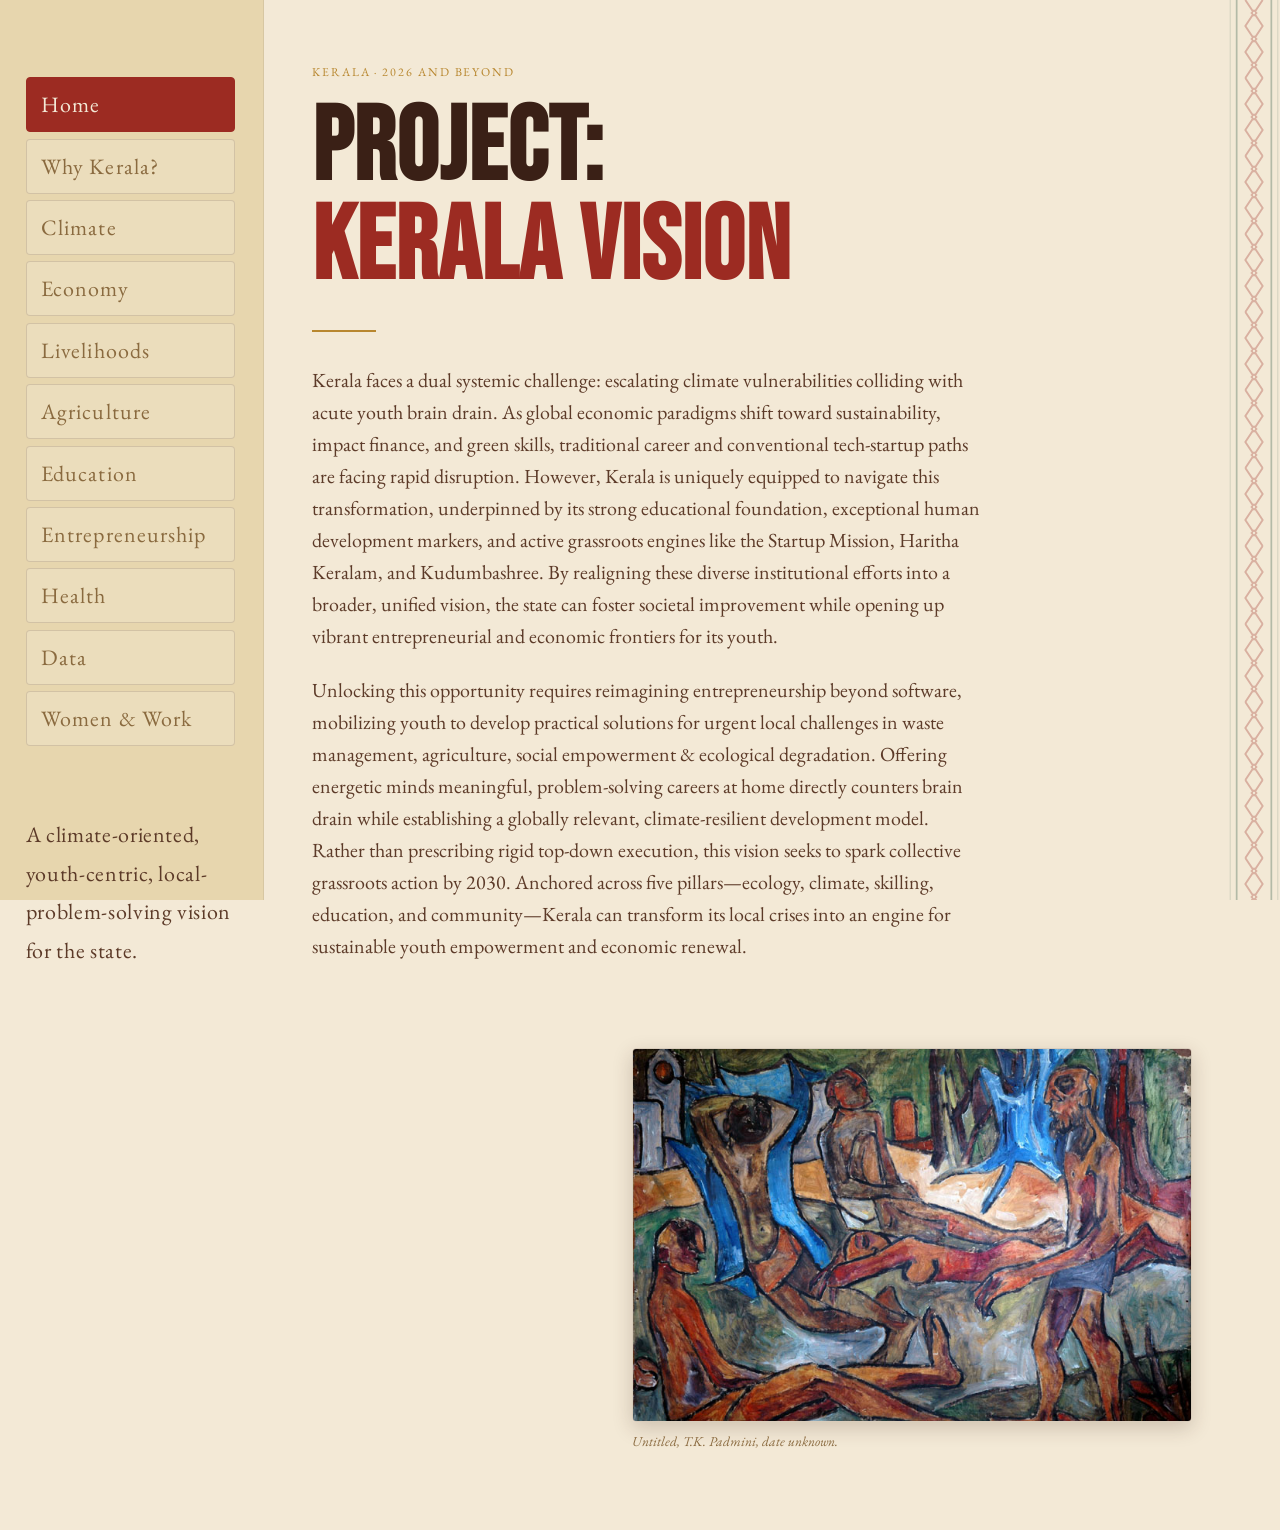
<file: kerala-vision/index.html>
<!DOCTYPE html>
<html lang="en">
<head>
  <meta charset="UTF-8">
  <meta name="viewport" content="width=device-width, initial-scale=1.0">
  <title>Project: Kerala Vision</title>
  <meta name="description" content="A climate-oriented, youth-centric, local-problem-solving vision for the state of Kerala.">

  <link rel="preconnect" href="https://fonts.googleapis.com">
  <link rel="preconnect" href="https://fonts.gstatic.com" crossorigin>
  <link href="https://fonts.googleapis.com/css2?family=Bebas+Neue&family=EB+Garamond:ital,wght@0,400;0,500;0,600;1,400&display=swap" rel="stylesheet">

  <link rel="stylesheet" href="style.css?v=5">

  <style>
    .kv-description {
      font-family: var(--font-book);
      font-size: 20px;
      line-height: 1.6;
      color: var(--color-ink-soft);
      max-width: 42rem;
      margin: 0 0 1.4rem;
    }

    .kv-hero-row {
      display: flex;
      align-items: center;
      gap: 3rem;
      flex-wrap: wrap;
    }

    .kv-hero-row .kv-hero-inner {
      flex: 1 1 28rem;
    }

    .kv-hero-figure {
      flex: 0 0 auto;
      max-width: 35rem;
      margin-left: auto;
    }

    .kv-hero-figure img {
      width: 100%;
      height: auto;
      display: block;
      border: 1px solid rgba(58, 32, 22, 0.14);
      border-radius: 4px;
      box-shadow: 0 6px 20px rgba(58, 32, 22, 0.2);
    }

    .kv-hero-caption {
      font-family: var(--font-book);
      font-style: italic;
      font-size: 0.85rem;
      color: var(--color-sepia);
      margin: 0.65rem 0 0;
      text-align: left;
    }

    @media (max-width: 899px) {
      .kv-hero-figure {
        margin: 2rem auto 0;
      }
    }
  </style>
</head>
<body data-page="home">

  <div id="kv-deck">
    <section class="kv-hero">
      <div class="kv-hero-row">
        <div class="kv-hero-inner">
          <p class="kv-eyebrow">Kerala &middot; 2026 and beyond</p>
          <h1 class="kv-title">Project:<span>Kerala Vision</span></h1>
          <div class="kv-rule"></div>
          <p class="kv-description">Kerala faces a dual systemic challenge: escalating climate vulnerabilities colliding with acute youth brain drain. As global economic paradigms shift toward sustainability, impact finance, and green skills, traditional career and conventional tech-startup paths are facing rapid disruption. However, Kerala is uniquely equipped to navigate this transformation, underpinned by its strong educational foundation, exceptional human development markers, and active grassroots engines like the Startup Mission, Haritha Keralam, and Kudumbashree. By realigning these diverse institutional efforts into a broader, unified vision, the state can foster societal improvement while opening up vibrant entrepreneurial and economic frontiers for its youth.</p>
          <p class="kv-description">Unlocking this opportunity requires reimagining entrepreneurship beyond software, mobilizing youth to develop practical solutions for urgent local challenges in waste management, agriculture, social empowerment &amp; ecological degradation. Offering energetic minds meaningful, problem-solving careers at home directly counters brain drain while establishing a globally relevant, climate-resilient development model. Rather than prescribing rigid top-down execution, this vision seeks to spark collective grassroots action by 2030. Anchored across five pillars&mdash;ecology, climate, skilling, education, and community&mdash;Kerala can transform its local crises into an engine for sustainable youth empowerment and economic renewal.</p>
        </div>
        <figure class="kv-hero-figure">
          <img src="assets/tk-padmini-untitled.jpg" alt="Untitled painting by T.K. Padmini">
          <figcaption class="kv-hero-caption">Untitled, T.K. Padmini, date unknown.</figcaption>
        </figure>
      </div>
    </section>
  </div>

  <script src="nav.js?v=6"></script>
</body>
</html>
</file>
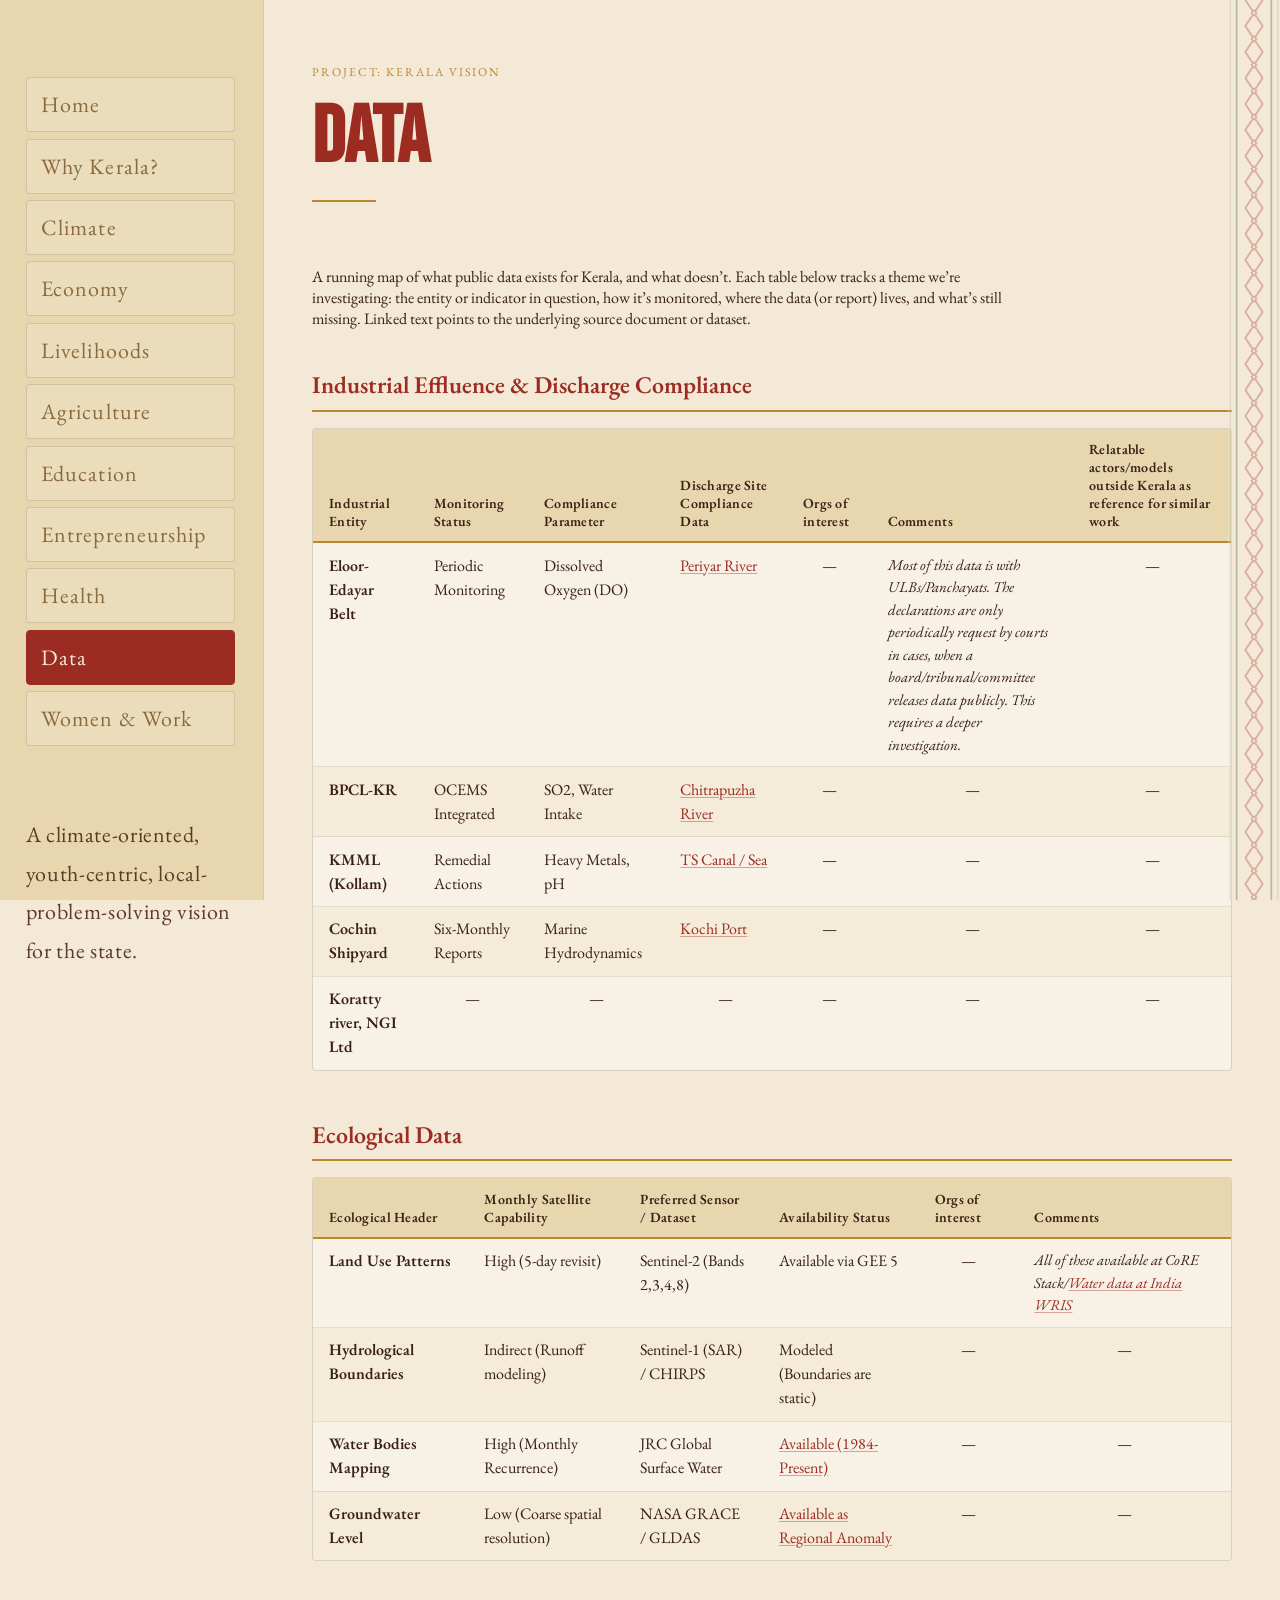
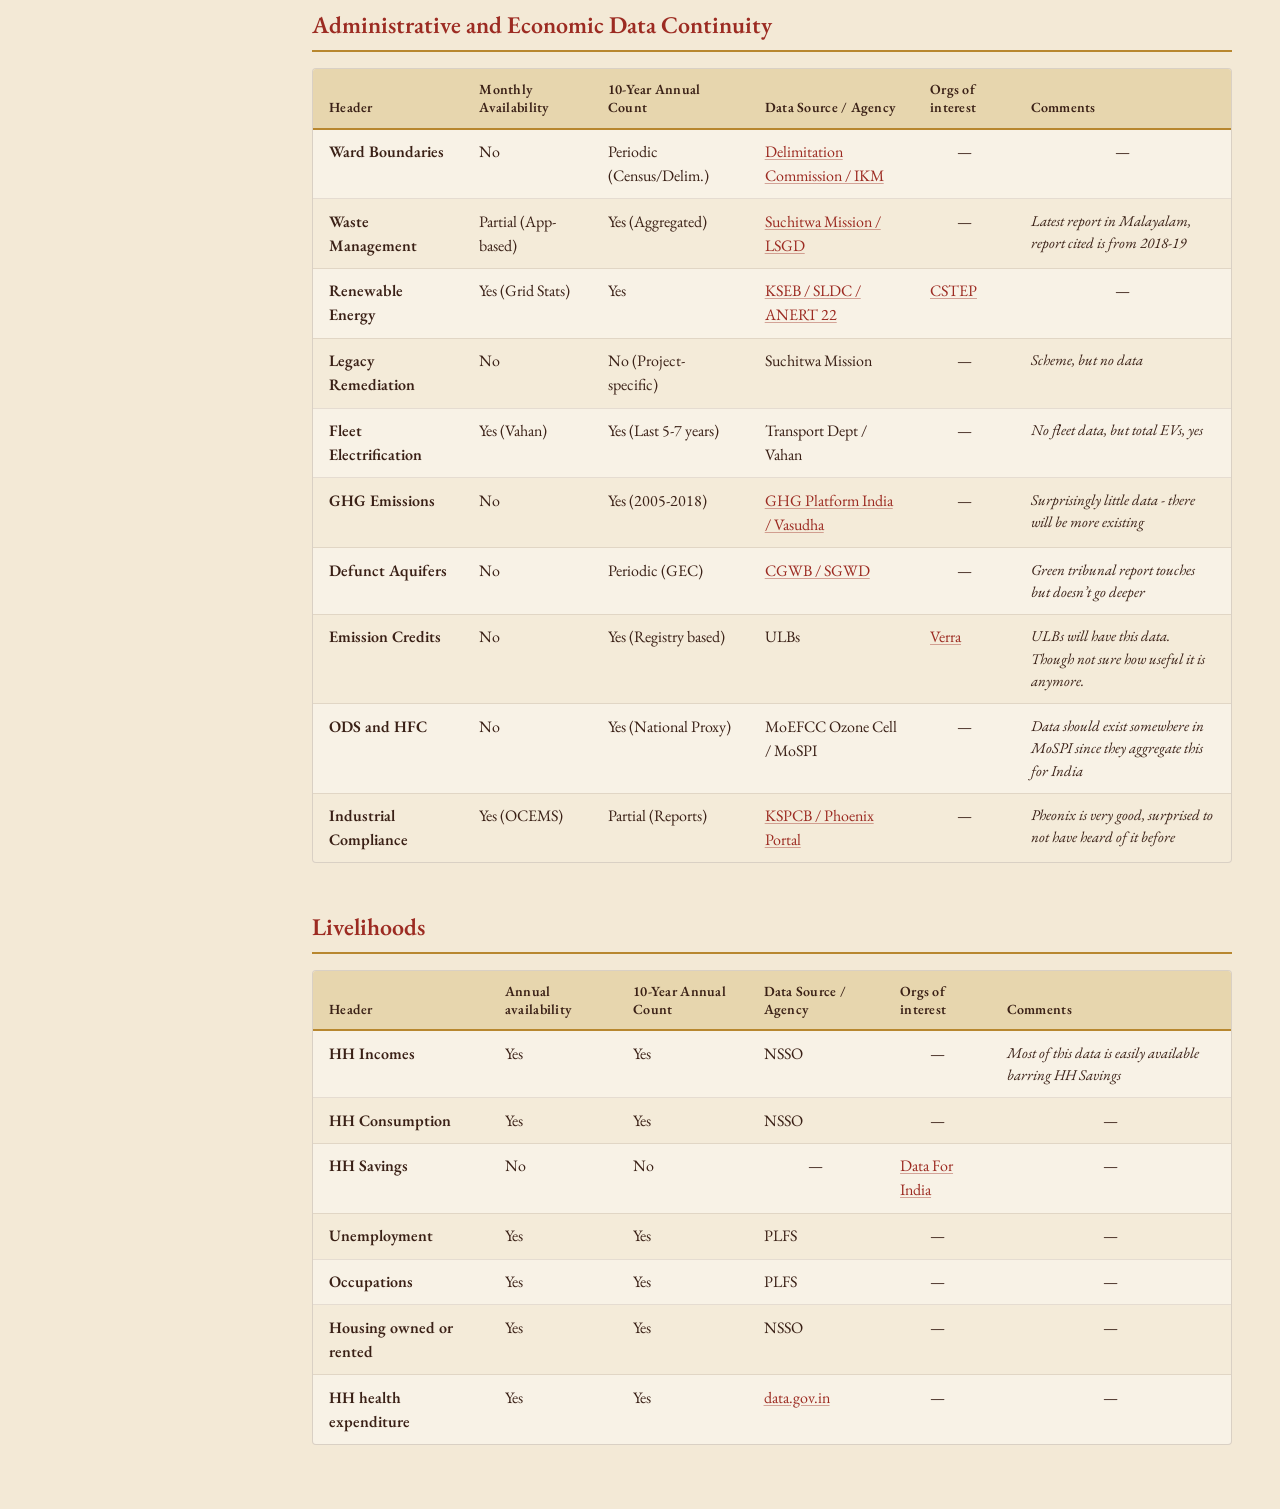
<file: kerala-vision/data.html>
<!DOCTYPE html>
<html lang="en">
<head>
  <meta charset="UTF-8">
  <meta name="viewport" content="width=device-width, initial-scale=1.0">
  <title>Data — Project: Kerala Vision</title>
  <meta name="description" content="A dashboard of available and missing public data across Kerala: industrial compliance, ecology, administration, and livelihoods.">

  <link rel="preconnect" href="https://fonts.googleapis.com">
  <link rel="preconnect" href="https://fonts.gstatic.com" crossorigin>
  <link href="https://fonts.googleapis.com/css2?family=Bebas+Neue&family=EB+Garamond:ital,wght@0,400;0,500;0,600;1,400&display=swap" rel="stylesheet">

  <link rel="stylesheet" href="style.css?v=5">

  <style>
    .kv-placeholder {
      width: 100%;
      padding: 4rem 3rem;
    }

    .kv-placeholder-inner {
      max-width: 36rem;
    }

    .kv-eyebrow {
      font-family: var(--font-spec);
      font-size: 0.75rem;
      letter-spacing: 0.16em;
      color: var(--color-gold);
      text-transform: uppercase;
      margin: 0 0 1.25rem;
    }

    .kv-placeholder-title {
      font-family: var(--font-display);
      font-size: clamp(2.75rem, 8vw, 5rem);
      line-height: 0.95;
      color: var(--color-burgundy);
      margin: 0 0 1.5rem;
    }

    .kv-rule {
      width: 4rem;
      height: 2px;
      background: var(--color-gold);
      margin: 0 0 2rem;
    }

    @media (max-width: 639px) {
      .kv-placeholder {
        padding: 3rem 1.6rem;
      }
    }
  </style>
</head>
<body data-page="data">

  <div id="kv-deck" class="kv-deck-top">
    <section class="kv-placeholder">
      <div class="kv-placeholder-inner">
        <p class="kv-eyebrow">Project: Kerala Vision</p>
        <h1 class="kv-placeholder-title">Data</h1>
        <div class="kv-rule"></div>
      </div>
    </section>

    <section class="kv-article">
      <div class="kv-data-intro">
        <p>A running map of what public data exists for Kerala, and what doesn&rsquo;t. Each table below tracks a theme we&rsquo;re investigating: the entity or indicator in question, how it&rsquo;s monitored, where the data (or report) lives, and what&rsquo;s still missing. Linked text points to the underlying source document or dataset.</p>
      </div>

      <div class="kv-data-wide">

        <div class="kv-data-group">
          <h2 class="kv-data-group-heading">Industrial Effluence &amp; Discharge Compliance</h2>
          <div class="kv-data-table-wrap">
            <table class="kv-data-table">
              <thead>
                <tr>
                  <th>Industrial Entity</th>
                  <th>Monitoring Status</th>
                  <th>Compliance Parameter</th>
                  <th>Discharge Site Compliance Data</th>
                  <th>Orgs of interest</th>
                  <th>Comments</th>
                  <th>Relatable actors/models outside Kerala as reference for similar work</th>
                </tr>
              </thead>
              <tbody>
                <tr>
                  <td class="kv-data-entity">Eloor-Edayar Belt</td>
                  <td>Periodic Monitoring</td>
                  <td>Dissolved Oxygen (DO)</td>
                  <td><a href="https://www.greentribunal.gov.in/sites/default/files/news_updates/OA%20287%20of%202024%20Report%20by%20R6.pdf" target="_blank" rel="noopener">Periyar River</a></td>
                  <td class="kv-data-empty">&mdash;</td>
                  <td class="kv-data-comment">Most of this data is with ULBs/Panchayats. The declarations are only periodically request by courts in cases, when a board/tribunal/committee releases data publicly. This requires a deeper investigation.</td>
                  <td class="kv-data-empty">&mdash;</td>
                </tr>
                <tr>
                  <td class="kv-data-entity">BPCL-KR</td>
                  <td>OCEMS Integrated</td>
                  <td>SO2, Water Intake</td>
                  <td><a href="https://www.bharatpetroleum.in/pdf/compliance_report-3_irep.pdf" target="_blank" rel="noopener">Chitrapuzha River</a></td>
                  <td class="kv-data-empty">&mdash;</td>
                  <td class="kv-data-empty">&mdash;</td>
                  <td class="kv-data-empty">&mdash;</td>
                </tr>
                <tr>
                  <td class="kv-data-entity">KMML (Kollam)</td>
                  <td>Remedial Actions</td>
                  <td>Heavy Metals, pH</td>
                  <td><a href="https://www.greentribunal.gov.in/sites/default/files/news_updates/Compliance%20Report%20by%20State%20of%20Kerala%20in%20OA%20No.%20502%20of%202022%20(Padmakumar%20Vs.%20State%20of%20Kerala.pdf" target="_blank" rel="noopener">TS Canal / Sea</a></td>
                  <td class="kv-data-empty">&mdash;</td>
                  <td class="kv-data-empty">&mdash;</td>
                  <td class="kv-data-empty">&mdash;</td>
                </tr>
                <tr>
                  <td class="kv-data-entity">Cochin Shipyard</td>
                  <td>Six-Monthly Reports</td>
                  <td>Marine Hydrodynamics</td>
                  <td><a href="https://cochinshipyard.in/uploads/envirnmental/009cc8de5829ae7e789abb26a05a08ca.pdf" target="_blank" rel="noopener">Kochi Port</a></td>
                  <td class="kv-data-empty">&mdash;</td>
                  <td class="kv-data-empty">&mdash;</td>
                  <td class="kv-data-empty">&mdash;</td>
                </tr>
                <tr>
                  <td class="kv-data-entity">Koratty river, NGI Ltd</td>
                  <td class="kv-data-empty">&mdash;</td>
                  <td class="kv-data-empty">&mdash;</td>
                  <td class="kv-data-empty">&mdash;</td>
                  <td class="kv-data-empty">&mdash;</td>
                  <td class="kv-data-empty">&mdash;</td>
                  <td class="kv-data-empty">&mdash;</td>
                </tr>
              </tbody>
            </table>
          </div>
        </div>

        <div class="kv-data-group">
          <h2 class="kv-data-group-heading">Ecological Data</h2>
          <div class="kv-data-table-wrap">
            <table class="kv-data-table">
              <thead>
                <tr>
                  <th>Ecological Header</th>
                  <th>Monthly Satellite Capability</th>
                  <th>Preferred Sensor / Dataset</th>
                  <th>Availability Status</th>
                  <th>Orgs of interest</th>
                  <th>Comments</th>
                </tr>
              </thead>
              <tbody>
                <tr>
                  <td class="kv-data-entity">Land Use Patterns</td>
                  <td>High (5-day revisit)</td>
                  <td>Sentinel-2 (Bands 2,3,4,8)</td>
                  <td>Available via GEE 5</td>
                  <td class="kv-data-empty">&mdash;</td>
                  <td class="kv-data-comment">All of these available at CoRE Stack/<a href="https://indiawris.gov.in/wris/" target="_blank" rel="noopener">Water data at India WRIS</a></td>
                </tr>
                <tr>
                  <td class="kv-data-entity">Hydrological Boundaries</td>
                  <td>Indirect (Runoff modeling)</td>
                  <td>Sentinel-1 (SAR) / CHIRPS</td>
                  <td>Modeled (Boundaries are static)</td>
                  <td class="kv-data-empty">&mdash;</td>
                  <td class="kv-data-empty">&mdash;</td>
                </tr>
                <tr>
                  <td class="kv-data-entity">Water Bodies Mapping</td>
                  <td>High (Monthly Recurrence)</td>
                  <td>JRC Global Surface Water</td>
                  <td><a href="https://developers.google.com/earth-engine/datasets/tags/water" target="_blank" rel="noopener">Available (1984-Present)</a></td>
                  <td class="kv-data-empty">&mdash;</td>
                  <td class="kv-data-empty">&mdash;</td>
                </tr>
                <tr>
                  <td class="kv-data-entity">Groundwater Level</td>
                  <td>Low (Coarse spatial resolution)</td>
                  <td>NASA GRACE / GLDAS</td>
                  <td><a href="https://developers.google.com/earth-engine/datasets/tags/water" target="_blank" rel="noopener">Available as Regional Anomaly</a></td>
                  <td class="kv-data-empty">&mdash;</td>
                  <td class="kv-data-empty">&mdash;</td>
                </tr>
              </tbody>
            </table>
          </div>
        </div>

        <div class="kv-data-group">
          <h2 class="kv-data-group-heading">Administrative and Economic Data Continuity</h2>
          <div class="kv-data-table-wrap">
            <table class="kv-data-table">
              <thead>
                <tr>
                  <th>Header</th>
                  <th>Monthly Availability</th>
                  <th>10-Year Annual Count</th>
                  <th>Data Source / Agency</th>
                  <th>Orgs of interest</th>
                  <th>Comments</th>
                </tr>
              </thead>
              <tbody>
                <tr>
                  <td class="kv-data-entity">Ward Boundaries</td>
                  <td>No</td>
                  <td>Periodic (Census/Delim.)</td>
                  <td><a href="https://wardmap.ksmart.live/" target="_blank" rel="noopener">Delimitation Commission / IKM</a></td>
                  <td class="kv-data-empty">&mdash;</td>
                  <td class="kv-data-empty">&mdash;</td>
                </tr>
                <tr>
                  <td class="kv-data-entity">Waste Management</td>
                  <td>Partial (App-based)</td>
                  <td>Yes (Aggregated)</td>
                  <td><a href="https://suchitwamission.org/pdf/reports/9wQXnrK6tAuhZG7OBbGn.pdf" target="_blank" rel="noopener">Suchitwa Mission / LSGD</a></td>
                  <td class="kv-data-empty">&mdash;</td>
                  <td class="kv-data-comment">Latest report in Malayalam, report cited is from 2018-19</td>
                </tr>
                <tr>
                  <td class="kv-data-entity">Renewable Energy</td>
                  <td>Yes (Grid Stats)</td>
                  <td>Yes</td>
                  <td><a href="https://keralaenergy.gov.in/wp-content/uploads/2023/12/CSTEP_KL_Roadmap_2040_01Feb24-1-4.pdf" target="_blank" rel="noopener">KSEB / SLDC / ANERT 22</a></td>
                  <td><a href="https://cstep.in/" target="_blank" rel="noopener">CSTEP</a></td>
                  <td class="kv-data-empty">&mdash;</td>
                </tr>
                <tr>
                  <td class="kv-data-entity">Legacy Remediation</td>
                  <td>No</td>
                  <td>No (Project-specific)</td>
                  <td>Suchitwa Mission</td>
                  <td class="kv-data-empty">&mdash;</td>
                  <td class="kv-data-comment">Scheme, but no data</td>
                </tr>
                <tr>
                  <td class="kv-data-entity">Fleet Electrification</td>
                  <td>Yes (Vahan)</td>
                  <td>Yes (Last 5-7 years)</td>
                  <td>Transport Dept / Vahan</td>
                  <td class="kv-data-empty">&mdash;</td>
                  <td class="kv-data-comment">No fleet data, but total EVs, yes</td>
                </tr>
                <tr>
                  <td class="kv-data-entity">GHG Emissions</td>
                  <td>No</td>
                  <td>Yes (2005-2018)</td>
                  <td><a href="https://www.ghgplatform-india.org/wp-content/uploads/2022/09/GHGPI_Trend-Analysis_2005-to-2018_Kerala_Sep22.pdf" target="_blank" rel="noopener">GHG Platform India / Vasudha</a></td>
                  <td class="kv-data-empty">&mdash;</td>
                  <td class="kv-data-comment">Surprisingly little data - there will be more existing</td>
                </tr>
                <tr>
                  <td class="kv-data-entity">Defunct Aquifers</td>
                  <td>No</td>
                  <td>Periodic (GEC)</td>
                  <td><a href="https://www.greentribunal.gov.in/sites/default/files/news_updates/Report%20by%20Water%20Resources%20Department,%20State%20of%20Kerala%20in%20OA%20No.%20694%20of%202023%20%28News%20item%20aooearing%20in%20Hindustan%20Times%20dated%2026.10.2023%20titled%20UN%20predicts%20groundwater%20level%20...%29.pdf" target="_blank" rel="noopener">CGWB / SGWD</a></td>
                  <td class="kv-data-empty">&mdash;</td>
                  <td class="kv-data-comment">Green tribunal report touches but doesn&rsquo;t go deeper</td>
                </tr>
                <tr>
                  <td class="kv-data-entity">Emission Credits</td>
                  <td>No</td>
                  <td>Yes (Registry based)</td>
                  <td>ULBs</td>
                  <td><a href="https://verra.org/" target="_blank" rel="noopener">Verra</a></td>
                  <td class="kv-data-comment">ULBs will have this data. Though not sure how useful it is anymore.</td>
                </tr>
                <tr>
                  <td class="kv-data-entity">ODS and HFC</td>
                  <td>No</td>
                  <td>Yes (National Proxy)</td>
                  <td>MoEFCC Ozone Cell / MoSPI</td>
                  <td class="kv-data-empty">&mdash;</td>
                  <td class="kv-data-comment">Data should exist somewhere in MoSPI since they aggregate this for India</td>
                </tr>
                <tr>
                  <td class="kv-data-entity">Industrial Compliance</td>
                  <td>Yes (OCEMS)</td>
                  <td>Partial (Reports)</td>
                  <td><a href="https://keralapcbonline.com/pcb/publicApplicationStatusDashBoard" target="_blank" rel="noopener">KSPCB / Phoenix Portal</a></td>
                  <td class="kv-data-empty">&mdash;</td>
                  <td class="kv-data-comment">Pheonix is very good, surprised to not have heard of it before</td>
                </tr>
              </tbody>
            </table>
          </div>
        </div>

        <div class="kv-data-group">
          <h2 class="kv-data-group-heading">Livelihoods</h2>
          <div class="kv-data-table-wrap">
            <table class="kv-data-table">
              <thead>
                <tr>
                  <th>Header</th>
                  <th>Annual availability</th>
                  <th>10-Year Annual Count</th>
                  <th>Data Source / Agency</th>
                  <th>Orgs of interest</th>
                  <th>Comments</th>
                </tr>
              </thead>
              <tbody>
                <tr>
                  <td class="kv-data-entity">HH Incomes</td>
                  <td>Yes</td>
                  <td>Yes</td>
                  <td>NSSO</td>
                  <td class="kv-data-empty">&mdash;</td>
                  <td class="kv-data-comment">Most of this data is easily available barring HH Savings</td>
                </tr>
                <tr>
                  <td class="kv-data-entity">HH Consumption</td>
                  <td>Yes</td>
                  <td>Yes</td>
                  <td>NSSO</td>
                  <td class="kv-data-empty">&mdash;</td>
                  <td class="kv-data-empty">&mdash;</td>
                </tr>
                <tr>
                  <td class="kv-data-entity">HH Savings</td>
                  <td>No</td>
                  <td>No</td>
                  <td class="kv-data-empty">&mdash;</td>
                  <td><a href="https://www.dataforindia.com/" target="_blank" rel="noopener">Data For India</a></td>
                  <td class="kv-data-empty">&mdash;</td>
                </tr>
                <tr>
                  <td class="kv-data-entity">Unemployment</td>
                  <td>Yes</td>
                  <td>Yes</td>
                  <td>PLFS</td>
                  <td class="kv-data-empty">&mdash;</td>
                  <td class="kv-data-empty">&mdash;</td>
                </tr>
                <tr>
                  <td class="kv-data-entity">Occupations</td>
                  <td>Yes</td>
                  <td>Yes</td>
                  <td>PLFS</td>
                  <td class="kv-data-empty">&mdash;</td>
                  <td class="kv-data-empty">&mdash;</td>
                </tr>
                <tr>
                  <td class="kv-data-entity">Housing owned or rented</td>
                  <td>Yes</td>
                  <td>Yes</td>
                  <td>NSSO</td>
                  <td class="kv-data-empty">&mdash;</td>
                  <td class="kv-data-empty">&mdash;</td>
                </tr>
                <tr>
                  <td class="kv-data-entity">HH health expenditure</td>
                  <td>Yes</td>
                  <td>Yes</td>
                  <td><a href="http://data.gov.in/" target="_blank" rel="noopener">data.gov.in</a></td>
                  <td class="kv-data-empty">&mdash;</td>
                  <td class="kv-data-empty">&mdash;</td>
                </tr>
              </tbody>
            </table>
          </div>
        </div>

      </div>
    </section>
  </div>

  <script src="nav.js?v=6"></script>
</body>
</html>
</file>
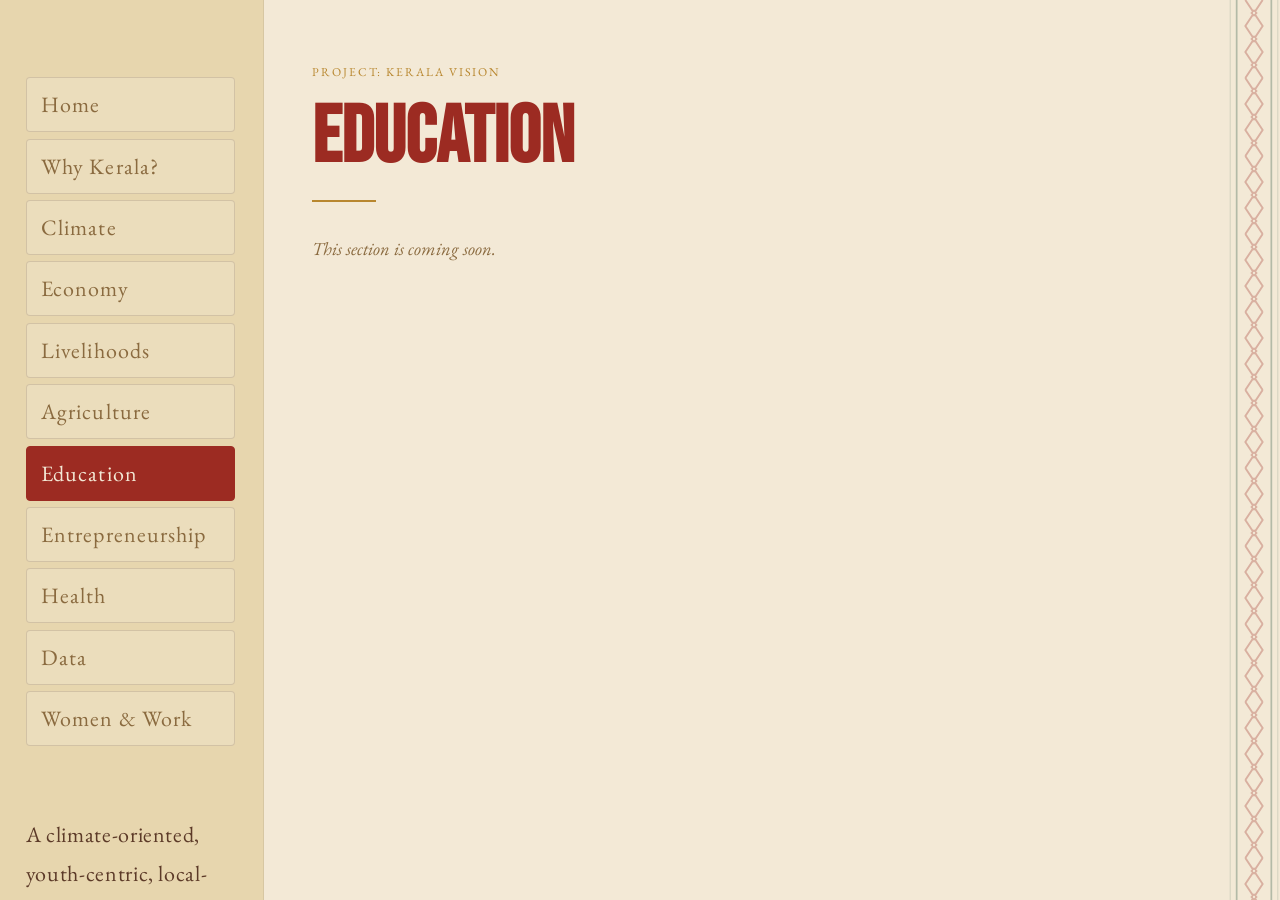
<file: kerala-vision/education.html>
<!DOCTYPE html>
<html lang="en">
<head>
  <meta charset="UTF-8">
  <meta name="viewport" content="width=device-width, initial-scale=1.0">
  <title>Education — Project: Kerala Vision</title>

  <link rel="preconnect" href="https://fonts.googleapis.com">
  <link rel="preconnect" href="https://fonts.gstatic.com" crossorigin>
  <link href="https://fonts.googleapis.com/css2?family=Bebas+Neue&family=EB+Garamond:ital,wght@0,400;0,500;0,600;1,400&display=swap" rel="stylesheet">

  <link rel="stylesheet" href="style.css?v=5">

  <style>
    .kv-placeholder {
      width: 100%;
      padding: 4rem 3rem;
    }

    .kv-placeholder-inner {
      max-width: 36rem;
    }

    .kv-eyebrow {
      font-family: var(--font-spec);
      font-size: 0.75rem;
      letter-spacing: 0.16em;
      color: var(--color-gold);
      text-transform: uppercase;
      margin: 0 0 1.25rem;
    }

    .kv-placeholder-title {
      font-family: var(--font-display);
      font-size: clamp(2.75rem, 8vw, 5rem);
      line-height: 0.95;
      color: var(--color-burgundy);
      margin: 0 0 1.5rem;
    }

    .kv-rule {
      width: 4rem;
      height: 2px;
      background: var(--color-gold);
      margin: 0 0 2rem;
    }

    .kv-placeholder-body {
      font-family: var(--font-book);
      font-style: italic;
      font-size: 1.15rem;
      line-height: 1.6;
      color: var(--color-sepia);
    }

    @media (max-width: 639px) {
      .kv-placeholder {
        padding: 3rem 1.6rem;
      }
    }
  </style>
</head>
<body data-page="education">

  <div id="kv-deck" class="kv-deck-top">
    <section class="kv-placeholder">
      <div class="kv-placeholder-inner">
        <p class="kv-eyebrow">Project: Kerala Vision</p>
        <h1 class="kv-placeholder-title">Education</h1>
        <div class="kv-rule"></div>
        <p class="kv-placeholder-body">This section is coming soon.</p>
      </div>
    </section>
  </div>

  <script src="nav.js?v=6"></script>
</body>
</html>
</file>
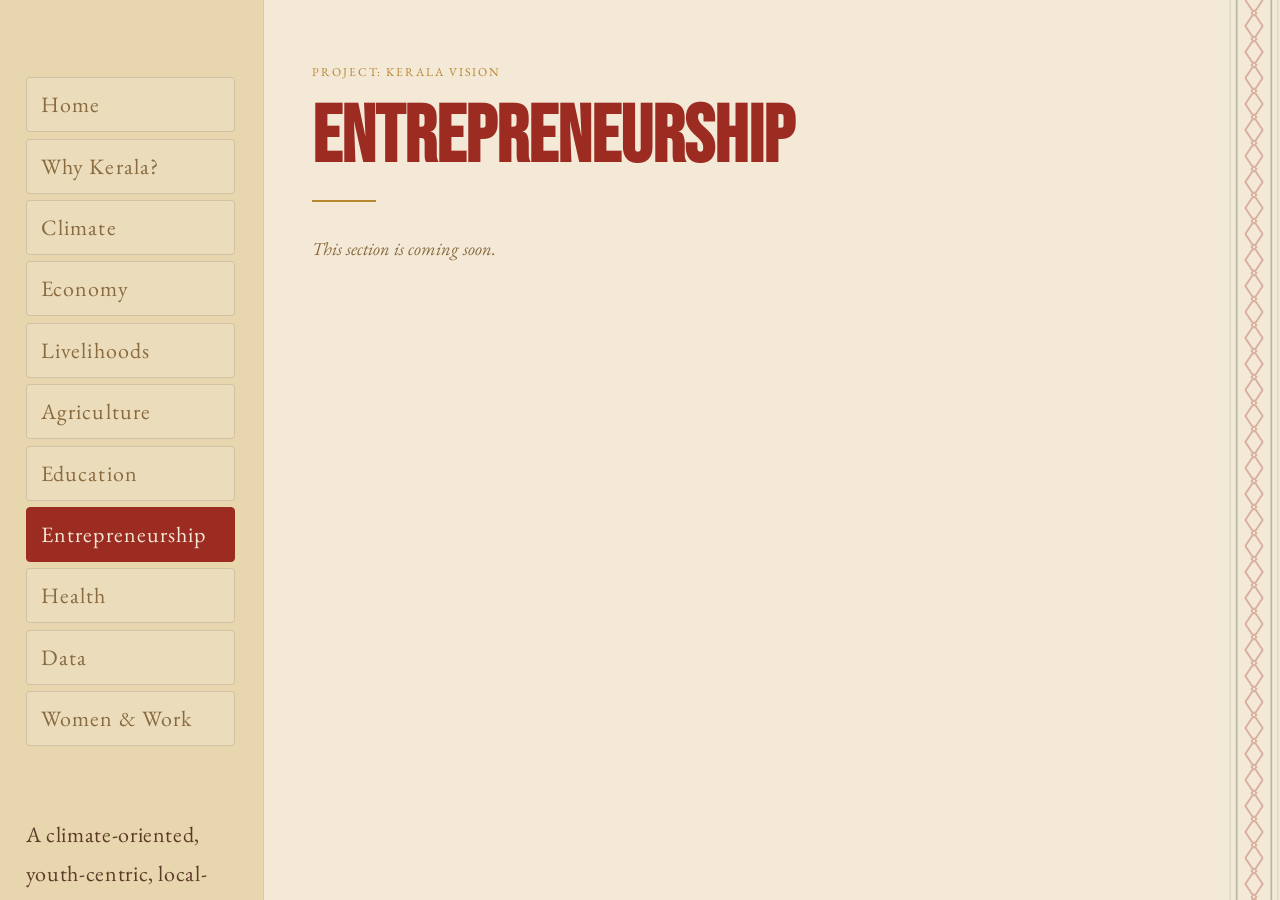
<file: kerala-vision/entrepreneurship.html>
<!DOCTYPE html>
<html lang="en">
<head>
  <meta charset="UTF-8">
  <meta name="viewport" content="width=device-width, initial-scale=1.0">
  <title>Entrepreneurship — Project: Kerala Vision</title>

  <link rel="preconnect" href="https://fonts.googleapis.com">
  <link rel="preconnect" href="https://fonts.gstatic.com" crossorigin>
  <link href="https://fonts.googleapis.com/css2?family=Bebas+Neue&family=EB+Garamond:ital,wght@0,400;0,500;0,600;1,400&display=swap" rel="stylesheet">

  <link rel="stylesheet" href="style.css?v=5">

  <style>
    .kv-placeholder {
      width: 100%;
      padding: 4rem 3rem;
    }

    .kv-placeholder-inner {
      max-width: 36rem;
    }

    .kv-eyebrow {
      font-family: var(--font-spec);
      font-size: 0.75rem;
      letter-spacing: 0.16em;
      color: var(--color-gold);
      text-transform: uppercase;
      margin: 0 0 1.25rem;
    }

    .kv-placeholder-title {
      font-family: var(--font-display);
      font-size: clamp(2.75rem, 8vw, 5rem);
      line-height: 0.95;
      color: var(--color-burgundy);
      margin: 0 0 1.5rem;
    }

    .kv-rule {
      width: 4rem;
      height: 2px;
      background: var(--color-gold);
      margin: 0 0 2rem;
    }

    .kv-placeholder-body {
      font-family: var(--font-book);
      font-style: italic;
      font-size: 1.15rem;
      line-height: 1.6;
      color: var(--color-sepia);
    }

    @media (max-width: 639px) {
      .kv-placeholder {
        padding: 3rem 1.6rem;
      }
    }
  </style>
</head>
<body data-page="entrepreneurship">

  <div id="kv-deck" class="kv-deck-top">
    <section class="kv-placeholder">
      <div class="kv-placeholder-inner">
        <p class="kv-eyebrow">Project: Kerala Vision</p>
        <h1 class="kv-placeholder-title">Entrepreneurship</h1>
        <div class="kv-rule"></div>
        <p class="kv-placeholder-body">This section is coming soon.</p>
      </div>
    </section>
  </div>

  <script src="nav.js?v=6"></script>
</body>
</html>
</file>
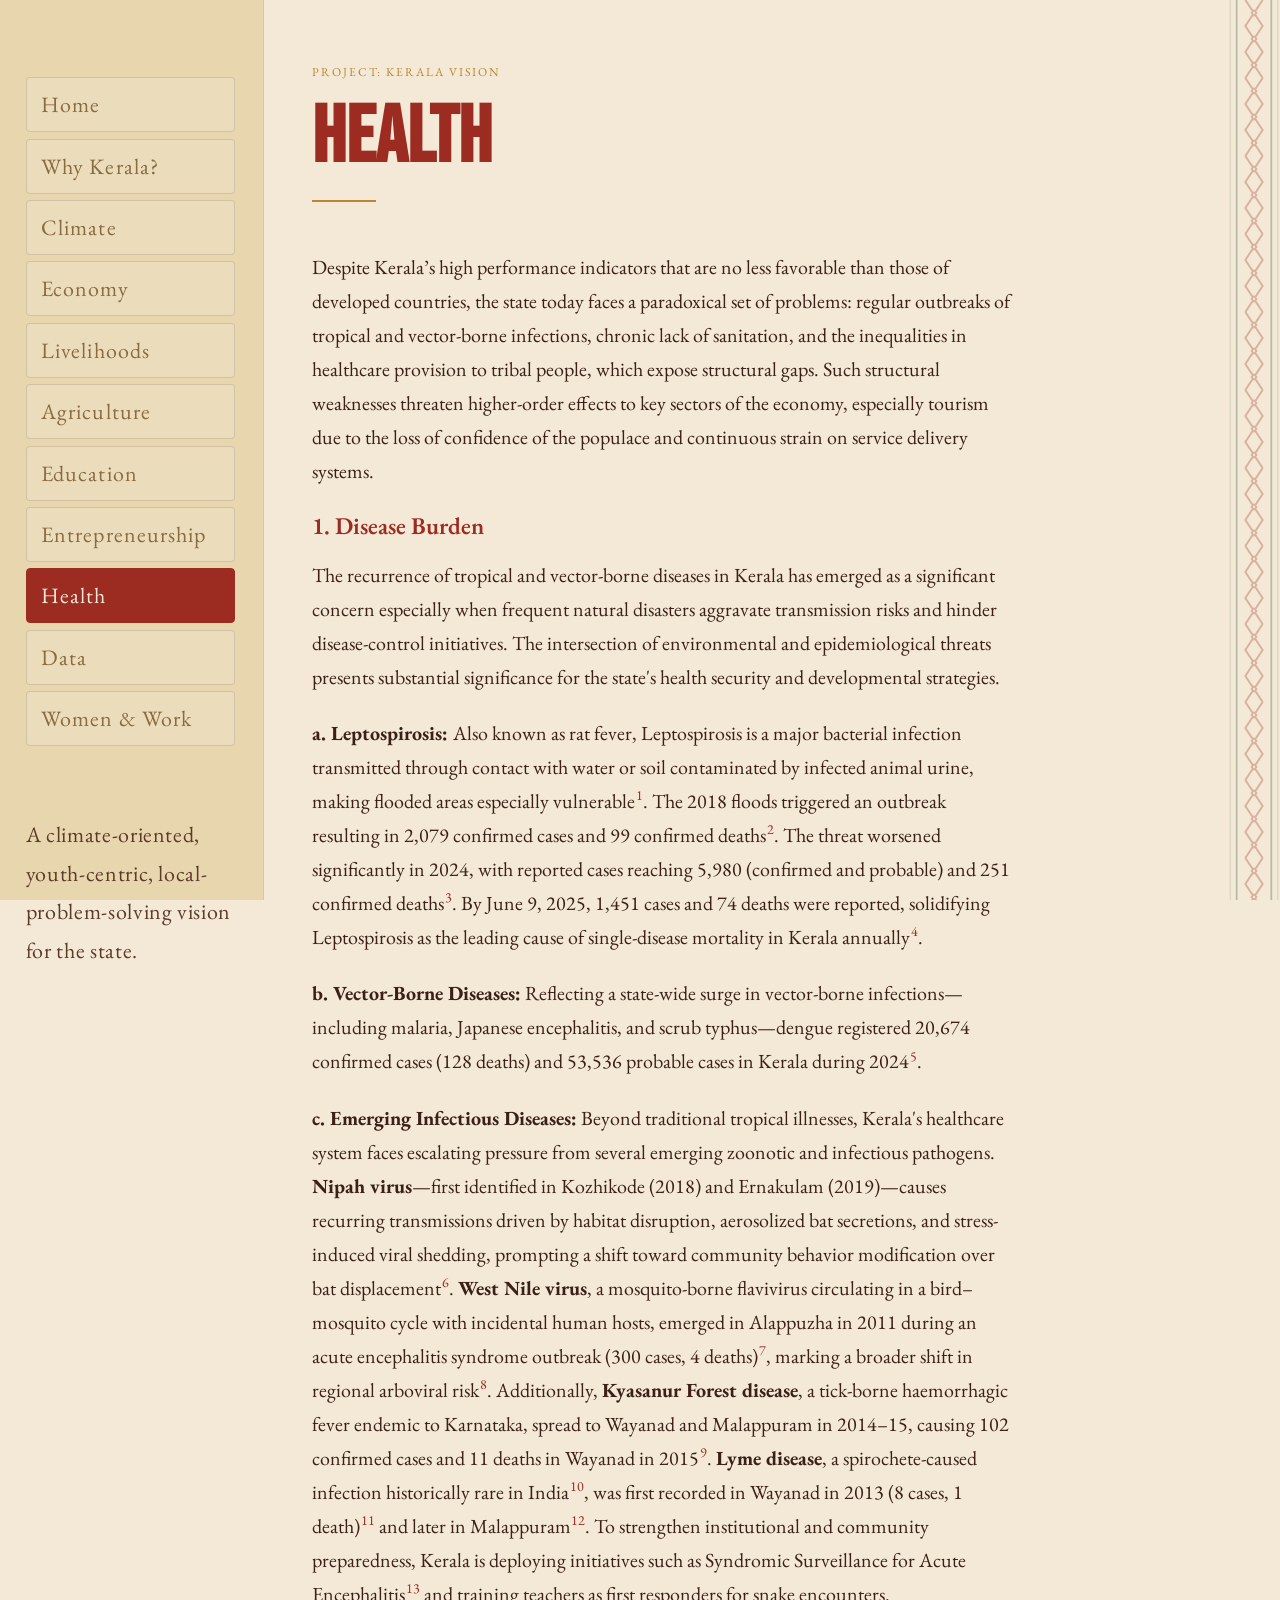
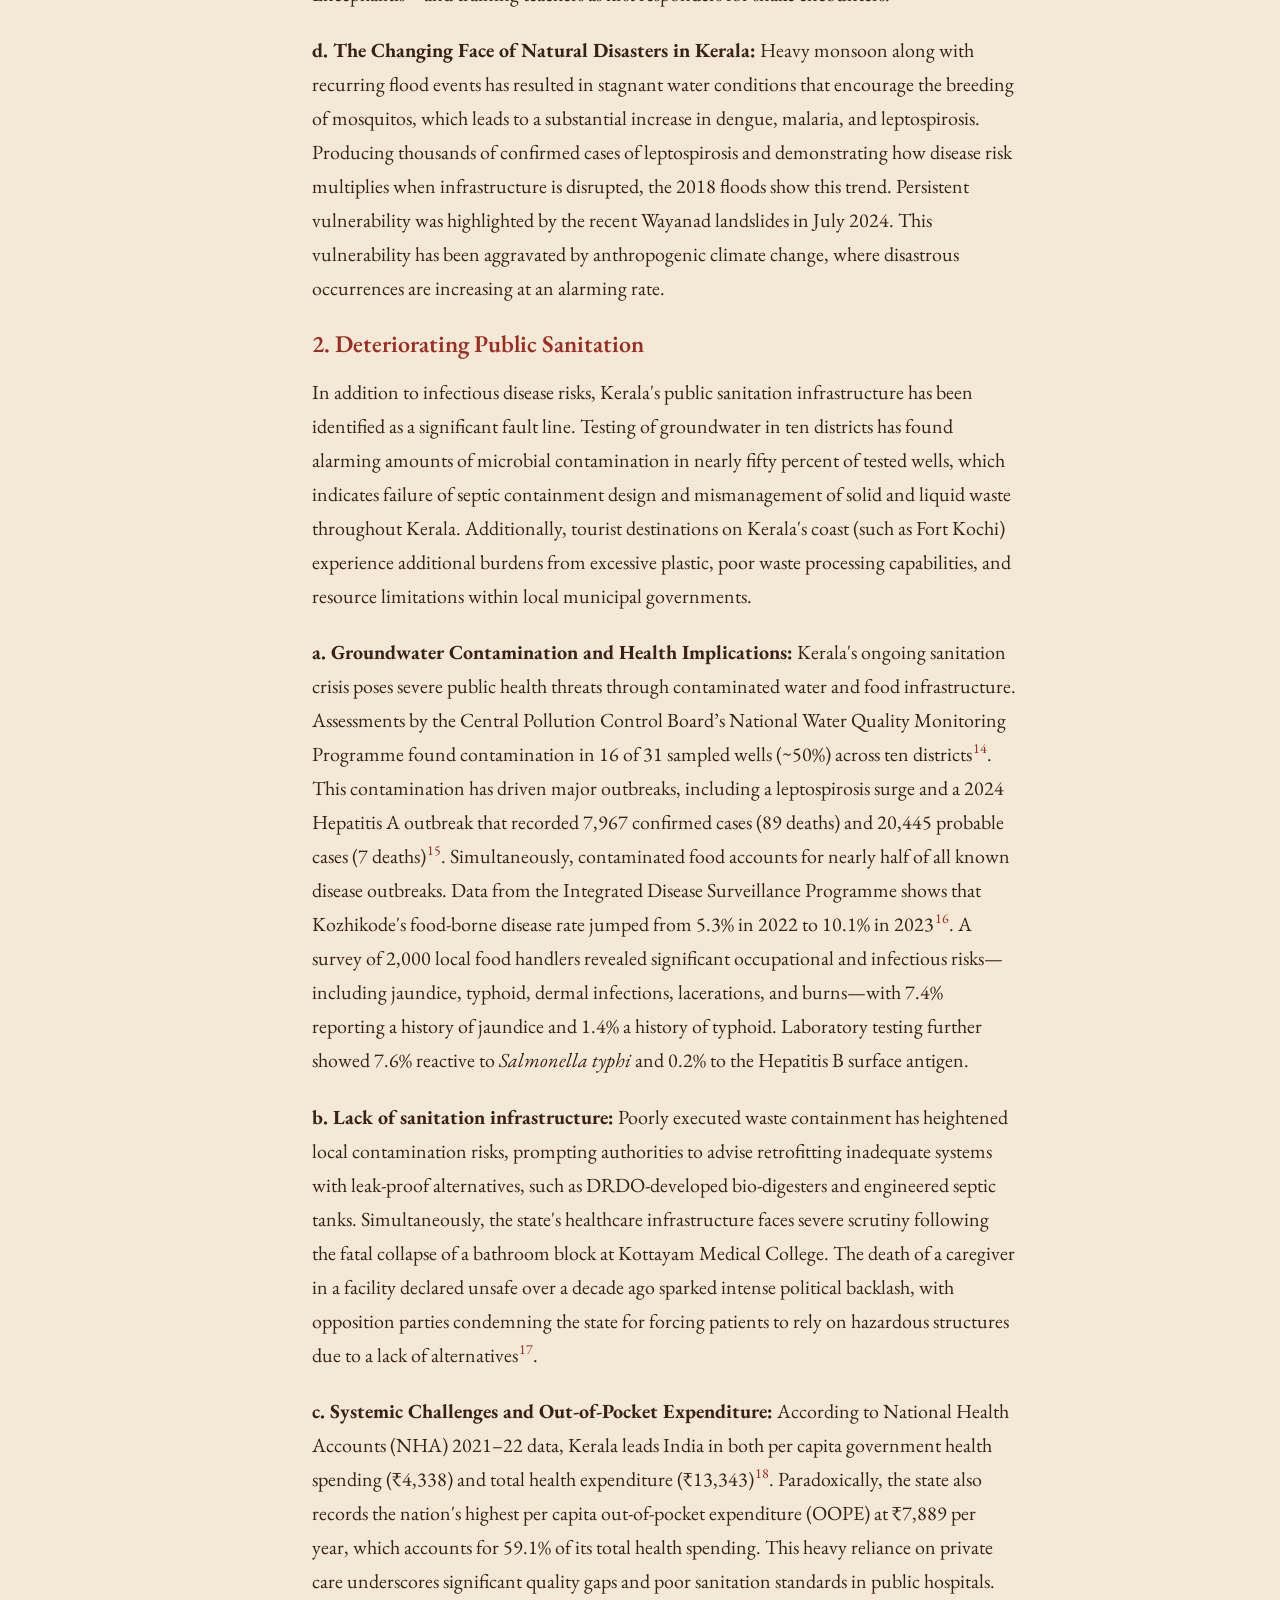
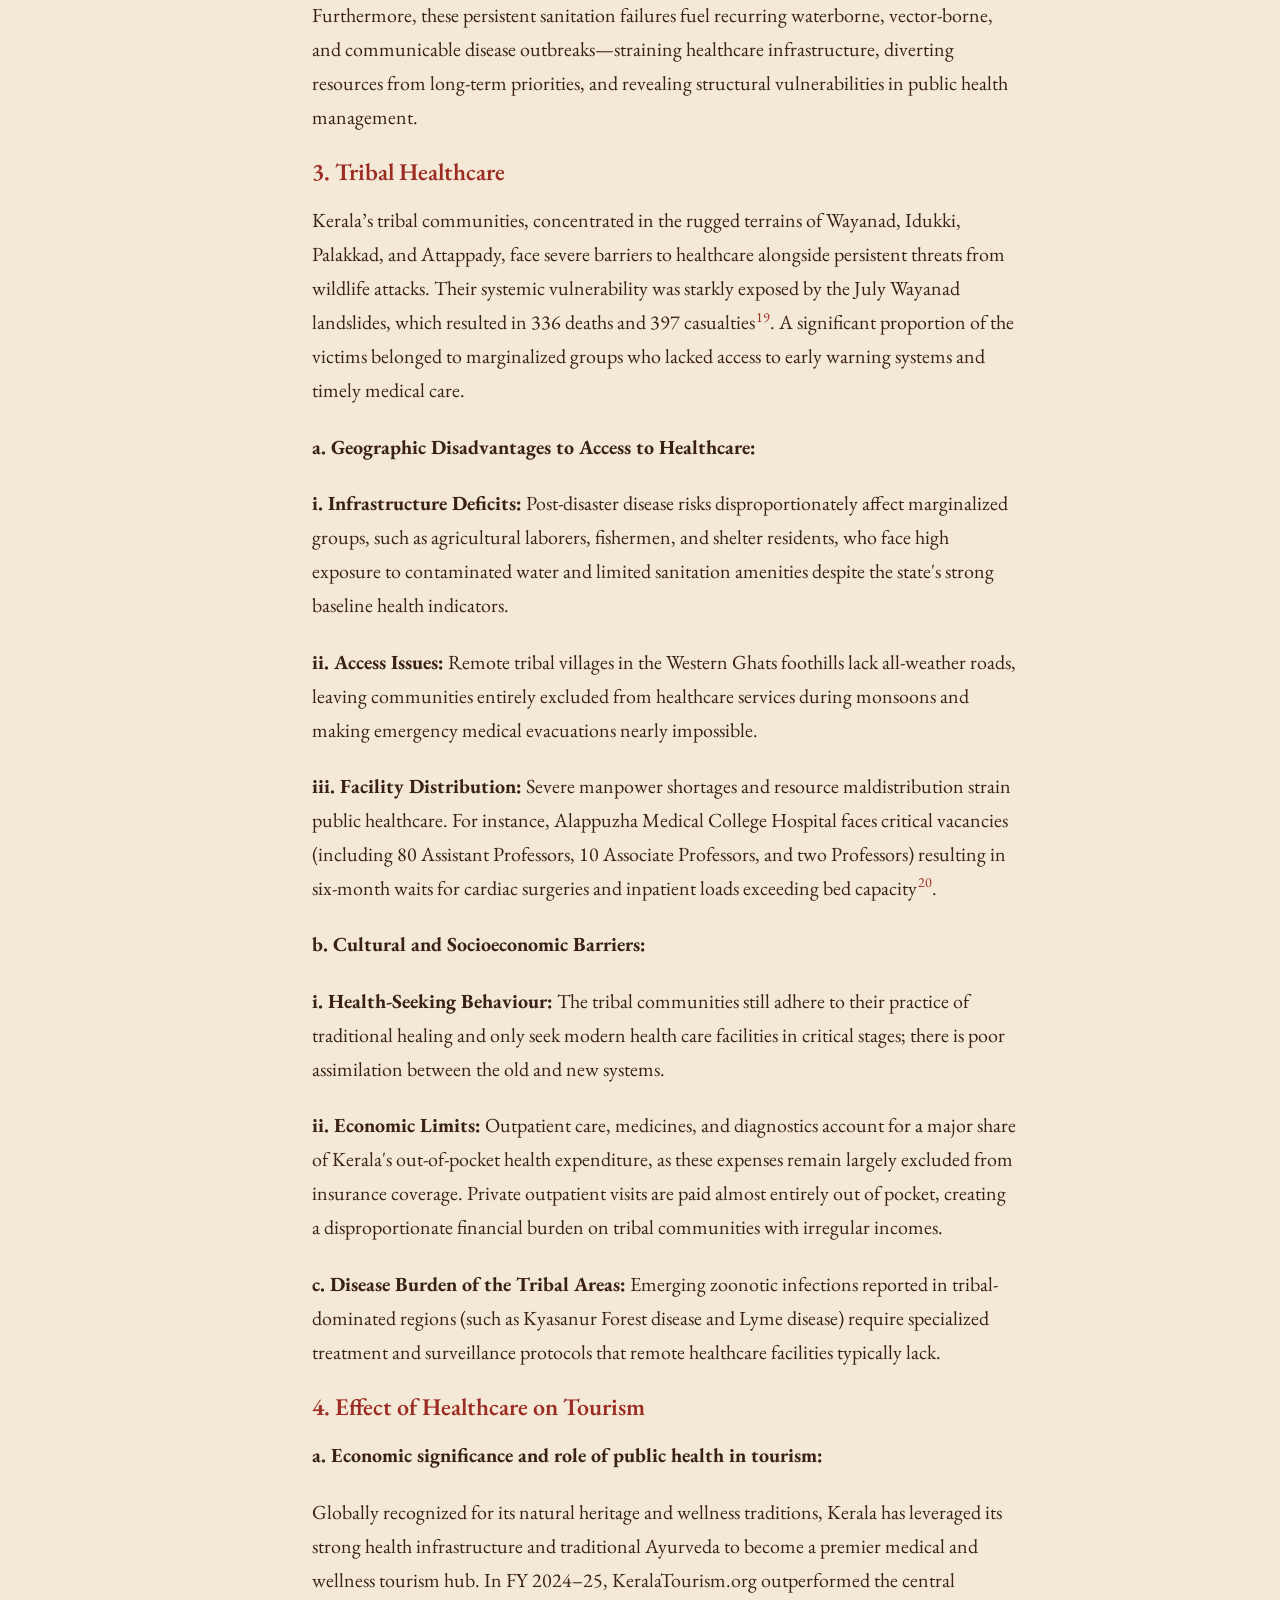
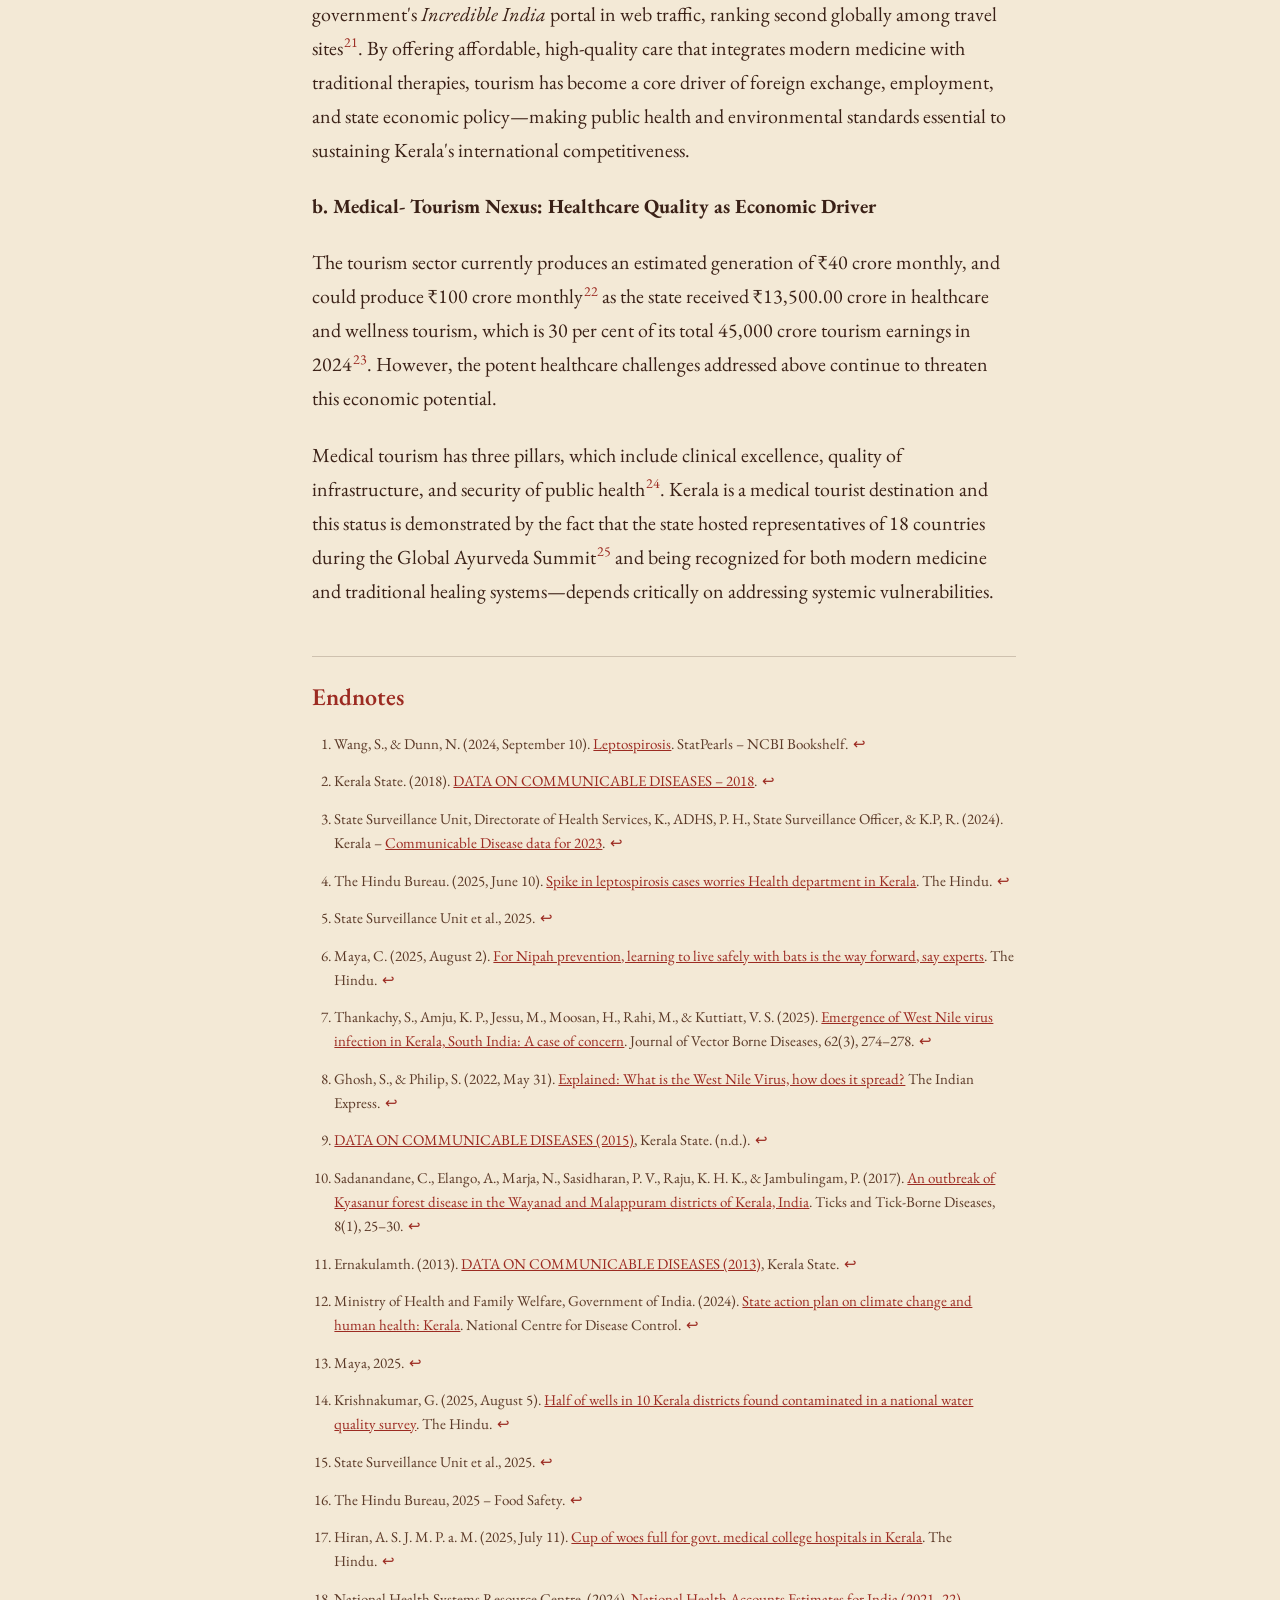
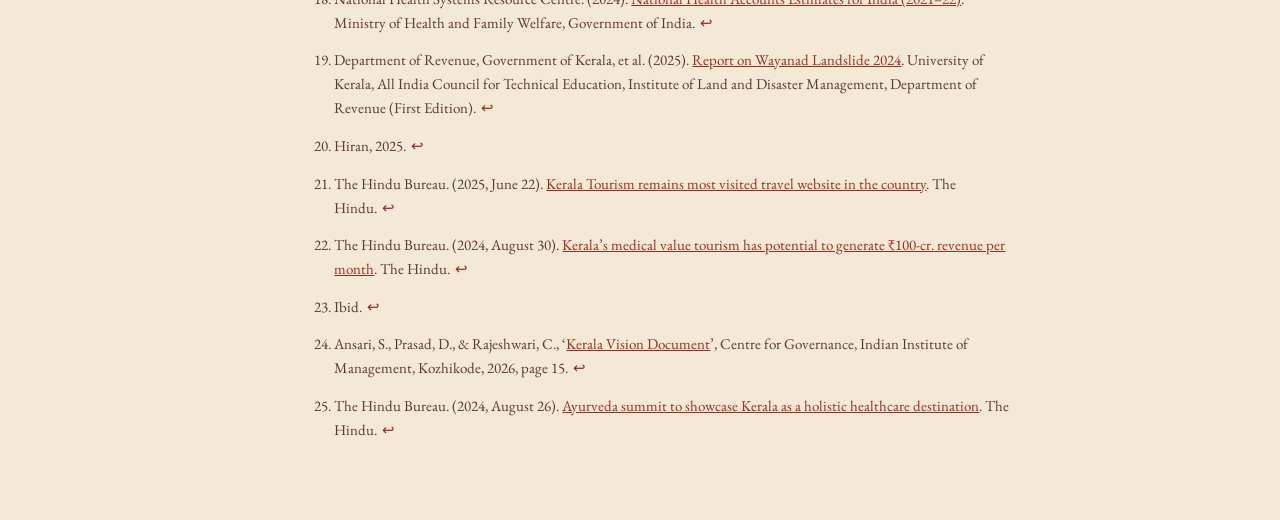
<file: kerala-vision/health.html>
<!DOCTYPE html>
<html lang="en">
<head>
  <meta charset="UTF-8">
  <meta name="viewport" content="width=device-width, initial-scale=1.0">
  <title>Health — Project: Kerala Vision</title>

  <link rel="preconnect" href="https://fonts.googleapis.com">
  <link rel="preconnect" href="https://fonts.gstatic.com" crossorigin>
  <link href="https://fonts.googleapis.com/css2?family=Bebas+Neue&family=EB+Garamond:ital,wght@0,400;0,500;0,600;1,400&display=swap" rel="stylesheet">

  <link rel="stylesheet" href="style.css?v=5">

  <style>
    .kv-placeholder {
      width: 100%;
      padding: 4rem 3rem;
    }

    .kv-placeholder-inner {
      max-width: 36rem;
    }

    .kv-eyebrow {
      font-family: var(--font-spec);
      font-size: 0.75rem;
      letter-spacing: 0.16em;
      color: var(--color-gold);
      text-transform: uppercase;
      margin: 0 0 1.25rem;
    }

    .kv-placeholder-title {
      font-family: var(--font-display);
      font-size: clamp(2.75rem, 8vw, 5rem);
      line-height: 0.95;
      color: var(--color-burgundy);
      margin: 0 0 1.5rem;
    }

    .kv-rule {
      width: 4rem;
      height: 2px;
      background: var(--color-gold);
      margin: 0 0 2rem;
    }

    .kv-placeholder-body {
      font-family: var(--font-book);
      font-style: italic;
      font-size: 1.15rem;
      line-height: 1.6;
      color: var(--color-sepia);
    }

    @media (max-width: 639px) {
      .kv-placeholder {
        padding: 3rem 1.6rem;
      }
    }
  </style>
</head>
<body data-page="health">

  <div id="kv-deck" class="kv-deck-top">
    <section class="kv-placeholder">
      <div class="kv-placeholder-inner">
        <p class="kv-eyebrow">Project: Kerala Vision</p>
        <h1 class="kv-placeholder-title">Health</h1>
        <div class="kv-rule"></div>
      </div>
    </section>

    <section class="kv-article">
      <div class="kv-article-inner">
        <div class="kv-article-body">
          <p>Despite Kerala&rsquo;s high performance indicators that are no less favorable than those of developed countries, the state today faces a paradoxical set of problems: regular outbreaks of tropical and vector-borne infections, chronic lack of sanitation, and the inequalities in healthcare provision to tribal people, which expose structural gaps. Such structural weaknesses threaten higher-order effects to key sectors of the economy, especially tourism due to the loss of confidence of the populace and continuous strain on service delivery systems.</p>

          <h3 class="kv-section-heading">1. Disease Burden</h3>

          <p>The recurrence of tropical and vector-borne diseases in Kerala has emerged as a significant concern especially when frequent natural disasters aggravate transmission risks and hinder disease-control initiatives. The intersection of environmental and epidemiological threats presents substantial significance for the state&#x27;s health security and developmental strategies.</p>

          <p><strong>a. Leptospirosis: </strong>Also known as rat fever, Leptospirosis is a major bacterial infection transmitted through contact with water or soil contaminated by infected animal urine, making flooded areas especially vulnerable<sup class="kv-fnref"><a href="#fn1" id="fnref1">1</a></sup>. The 2018 floods triggered an outbreak resulting in 2,079 confirmed cases and 99 confirmed deaths<sup class="kv-fnref"><a href="#fn2" id="fnref2">2</a></sup>. The threat worsened significantly in 2024, with reported cases reaching 5,980 (confirmed and probable) and 251 confirmed deaths<sup class="kv-fnref"><a href="#fn3" id="fnref3">3</a></sup>. By June 9, 2025, 1,451 cases and 74 deaths were reported, solidifying Leptospirosis as the leading cause of single-disease mortality in Kerala annually<sup class="kv-fnref"><a href="#fn4" id="fnref4">4</a></sup>.</p>

          <p><strong>b. Vector-Borne Diseases:</strong> Reflecting a state-wide surge in vector-borne infections&mdash;including malaria, Japanese encephalitis, and scrub typhus&mdash;dengue registered 20,674 confirmed cases (128 deaths) and 53,536 probable cases in Kerala during 2024<sup class="kv-fnref"><a href="#fn5" id="fnref5">5</a></sup>.</p>

          <p><strong>c. Emerging Infectious Diseases:</strong> Beyond traditional tropical illnesses, Kerala&#x27;s healthcare system faces escalating pressure from several emerging zoonotic and infectious pathogens. <strong>Nipah virus</strong>&mdash;first identified in Kozhikode (2018) and Ernakulam (2019)&mdash;causes recurring transmissions driven by habitat disruption, aerosolized bat secretions, and stress-induced viral shedding, prompting a shift toward community behavior modification over bat displacement<sup class="kv-fnref"><a href="#fn6" id="fnref6">6</a></sup>. <strong>West Nile virus</strong>, a mosquito-borne flavivirus circulating in a bird&ndash;mosquito cycle with incidental human hosts, emerged in Alappuzha in 2011 during an acute encephalitis syndrome outbreak (300 cases, 4 deaths)<sup class="kv-fnref"><a href="#fn7" id="fnref7">7</a></sup>, marking a broader shift in regional arboviral risk<sup class="kv-fnref"><a href="#fn8" id="fnref8">8</a></sup>. Additionally, <strong>Kyasanur Forest disease</strong>, a tick-borne haemorrhagic fever endemic to Karnataka, spread to Wayanad and Malappuram in 2014&ndash;15, causing 102 confirmed cases and 11 deaths in Wayanad in 2015<sup class="kv-fnref"><a href="#fn9" id="fnref9">9</a></sup>. <strong>Lyme disease</strong>, a spirochete-caused infection historically rare in India<sup class="kv-fnref"><a href="#fn10" id="fnref10">10</a></sup>, was first recorded in Wayanad in 2013 (8 cases, 1 death)<sup class="kv-fnref"><a href="#fn11" id="fnref11">11</a></sup> and later in Malappuram<sup class="kv-fnref"><a href="#fn12" id="fnref12">12</a></sup>. To strengthen institutional and community preparedness, Kerala is deploying initiatives such as Syndromic Surveillance for Acute Encephalitis<sup class="kv-fnref"><a href="#fn13" id="fnref13">13</a></sup> and training teachers as first responders for snake encounters.</p>

          <p><strong>d. The Changing Face of Natural Disasters in Kerala:</strong> Heavy monsoon along with recurring flood events has resulted in stagnant water conditions that encourage the breeding of mosquitos, which leads to a substantial increase in dengue, malaria, and leptospirosis. Producing thousands of confirmed cases of leptospirosis and demonstrating how disease risk multiplies when infrastructure is disrupted, the 2018 floods show this trend. Persistent vulnerability was highlighted by the recent Wayanad landslides in July 2024. This vulnerability has been aggravated by anthropogenic climate change, where disastrous occurrences are increasing at an alarming rate.</p>

          <h3 class="kv-section-heading">2. Deteriorating Public Sanitation</h3>

          <p>In addition to infectious disease risks, Kerala&#x27;s public sanitation infrastructure has been identified as a significant fault line. Testing of groundwater in ten districts has found alarming amounts of microbial contamination in nearly fifty percent of tested wells, which indicates failure of septic containment design and mismanagement of solid and liquid waste throughout Kerala. Additionally, tourist destinations on Kerala&#x27;s coast (such as Fort Kochi) experience additional burdens from excessive plastic, poor waste processing capabilities, and resource limitations within local municipal governments.</p>

          <p><strong>a. Groundwater Contamination and Health Implications:</strong> Kerala&#x27;s ongoing sanitation crisis poses severe public health threats through contaminated water and food infrastructure. Assessments by the Central Pollution Control Board&rsquo;s National Water Quality Monitoring Programme found contamination in 16 of 31 sampled wells (~50%) across ten districts<sup class="kv-fnref"><a href="#fn14" id="fnref14">14</a></sup>. This contamination has driven major outbreaks, including a leptospirosis surge and a 2024 Hepatitis A outbreak that recorded 7,967 confirmed cases (89 deaths) and 20,445 probable cases (7 deaths)<sup class="kv-fnref"><a href="#fn15" id="fnref15">15</a></sup>. Simultaneously, contaminated food accounts for nearly half of all known disease outbreaks. Data from the Integrated Disease Surveillance Programme shows that Kozhikode&#x27;s food-borne disease rate jumped from 5.3% in 2022 to 10.1% in 2023<sup class="kv-fnref"><a href="#fn16" id="fnref16">16</a></sup>. A survey of 2,000 local food handlers revealed significant occupational and infectious risks&mdash;including jaundice, typhoid, dermal infections, lacerations, and burns&mdash;with 7.4% reporting a history of jaundice and 1.4% a history of typhoid. Laboratory testing further showed 7.6% reactive to <em>Salmonella typhi</em> and 0.2% to the Hepatitis B surface antigen.</p>

          <p><strong>b. Lack of sanitation infrastructure:</strong> Poorly executed waste containment has heightened local contamination risks, prompting authorities to advise retrofitting inadequate systems with leak-proof alternatives, such as DRDO-developed bio-digesters and engineered septic tanks. Simultaneously, the state&#x27;s healthcare infrastructure faces severe scrutiny following the fatal collapse of a bathroom block at Kottayam Medical College. The death of a caregiver in a facility declared unsafe over a decade ago sparked intense political backlash, with opposition parties condemning the state for forcing patients to rely on hazardous structures due to a lack of alternatives<sup class="kv-fnref"><a href="#fn17" id="fnref17">17</a></sup>.</p>

          <p><strong>c. Systemic Challenges and Out-of-Pocket Expenditure:</strong> According to National Health Accounts (NHA) 2021&ndash;22 data, Kerala leads India in both per capita government health spending (&#8377;4,338) and total health expenditure (&#8377;13,343)<sup class="kv-fnref"><a href="#fn18" id="fnref18">18</a></sup>. Paradoxically, the state also records the nation&#x27;s highest per capita out-of-pocket expenditure (OOPE) at &#8377;7,889 per year, which accounts for 59.1% of its total health spending. This heavy reliance on private care underscores significant quality gaps and poor sanitation standards in public hospitals. Furthermore, these persistent sanitation failures fuel recurring waterborne, vector-borne, and communicable disease outbreaks&mdash;straining healthcare infrastructure, diverting resources from long-term priorities, and revealing structural vulnerabilities in public health management.</p>

          <h3 class="kv-section-heading">3. Tribal Healthcare</h3>

          <p>Kerala&rsquo;s tribal communities, concentrated in the rugged terrains of Wayanad, Idukki, Palakkad, and Attappady, face severe barriers to healthcare alongside persistent threats from wildlife attacks. Their systemic vulnerability was starkly exposed by the July Wayanad landslides, which resulted in 336 deaths and 397 casualties<sup class="kv-fnref"><a href="#fn19" id="fnref19">19</a></sup>. A significant proportion of the victims belonged to marginalized groups who lacked access to early warning systems and timely medical care.</p>

          <p><strong>a. Geographic Disadvantages to Access to Healthcare:</strong></p>

          <p><strong>i. Infrastructure Deficits:</strong> Post-disaster disease risks disproportionately affect marginalized groups, such as agricultural laborers, fishermen, and shelter residents, who face high exposure to contaminated water and limited sanitation amenities despite the state&#x27;s strong baseline health indicators.</p>

          <p><strong>ii. Access Issues:</strong> Remote tribal villages in the Western Ghats foothills lack all-weather roads, leaving communities entirely excluded from healthcare services during monsoons and making emergency medical evacuations nearly impossible.</p>

          <p><strong>iii. Facility Distribution:</strong> Severe manpower shortages and resource maldistribution strain public healthcare. For instance, Alappuzha Medical College Hospital faces critical vacancies (including 80 Assistant Professors, 10 Associate Professors, and two Professors) resulting in six-month waits for cardiac surgeries and inpatient loads exceeding bed capacity<sup class="kv-fnref"><a href="#fn20" id="fnref20">20</a></sup>.</p>

          <p><strong>b. Cultural and Socioeconomic Barriers:</strong></p>

          <p><strong>i. Health-Seeking Behaviour:</strong> The tribal communities still adhere to their practice of traditional healing and only seek modern health care facilities in critical stages; there is poor assimilation between the old and new systems.</p>

          <p><strong>ii. Economic Limits:</strong> Outpatient care, medicines, and diagnostics account for a major share of Kerala&#x27;s out-of-pocket health expenditure, as these expenses remain largely excluded from insurance coverage. Private outpatient visits are paid almost entirely out of pocket, creating a disproportionate financial burden on tribal communities with irregular incomes.</p>

          <p><strong>c. Disease Burden of the Tribal Areas:</strong> Emerging zoonotic infections reported in tribal-dominated regions (such as Kyasanur Forest disease and Lyme disease) require specialized treatment and surveillance protocols that remote healthcare facilities typically lack.</p>

          <h3 class="kv-section-heading">4. Effect of Healthcare on Tourism</h3>

          <p><strong>a. Economic significance and role of public health in tourism:</strong></p>

          <p>Globally recognized for its natural heritage and wellness traditions, Kerala has leveraged its strong health infrastructure and traditional Ayurveda to become a premier medical and wellness tourism hub. In FY 2024&ndash;25, KeralaTourism.org outperformed the central government&#x27;s <em>Incredible India</em> portal in web traffic, ranking second globally among travel sites<sup class="kv-fnref"><a href="#fn21" id="fnref21">21</a></sup>. By offering affordable, high-quality care that integrates modern medicine with traditional therapies, tourism has become a core driver of foreign exchange, employment, and state economic policy&mdash;making public health and environmental standards essential to sustaining Kerala&#x27;s international competitiveness.</p>

          <p><strong>b. Medical- Tourism Nexus: Healthcare Quality as Economic Driver</strong></p>

          <p>The tourism sector currently produces an estimated generation of &#8377;40 crore monthly, and could produce &#8377;100 crore monthly<sup class="kv-fnref"><a href="#fn22" id="fnref22">22</a></sup> as the state received &#8377;13,500.00 crore in healthcare and wellness tourism, which is 30 per cent of its total 45,000 crore tourism earnings in 2024<sup class="kv-fnref"><a href="#fn23" id="fnref23">23</a></sup>. However, the potent healthcare challenges addressed above continue to threaten this economic potential.</p>

          <p>Medical tourism has three pillars, which include clinical excellence, quality of infrastructure, and security of public health<sup class="kv-fnref"><a href="#fn24" id="fnref24">24</a></sup>. Kerala is a medical tourist destination and this status is demonstrated by the fact that the state hosted representatives of 18 countries during the Global Ayurveda Summit<sup class="kv-fnref"><a href="#fn25" id="fnref25">25</a></sup> and being recognized for both modern medicine and traditional healing systems&mdash;depends critically on addressing systemic vulnerabilities.</p>
        </div>

        <div class="kv-endnotes">
          <h2 class="kv-endnotes-heading">Endnotes</h2>
          <ol>
            <li id="fn1">Wang, S., &amp; Dunn, N. (2024, September 10). <a href="https://www.ncbi.nlm.nih.gov/books/NBK441858" target="_blank" rel="noopener">Leptospirosis</a>. StatPearls &ndash; NCBI Bookshelf.<a href="#fnref1" class="kv-back">&#8617;</a></li>
            <li id="fn2">Kerala State. (2018). <a href="https://dhs.kerala.gov.in/wp-content/uploads/2020/03/cddata_07052019.pdf" target="_blank" rel="noopener">DATA ON COMMUNICABLE DISEASES &ndash; 2018</a>.<a href="#fnref2" class="kv-back">&#8617;</a></li>
            <li id="fn3">State Surveillance Unit, Directorate of Health Services, K., ADHS, P. H., State Surveillance Officer, &amp; K.P, R. (2024). Kerala &ndash; <a href="https://dhs.kerala.gov.in/wp-content/uploads/2024/12/Final-IDSP-70-IDSP-STATE_DATA_MANAGER-2024-NHM-pages.pd" target="_blank" rel="noopener">Communicable Disease data for 2023</a>.<a href="#fnref3" class="kv-back">&#8617;</a></li>
            <li id="fn4">The Hindu Bureau. (2025, June 10). <a href="https://www.thehindu.com/news/national/kerala/spike-in-leptospirosis-cases-worries-health-department-in-kerala/article69679670.ece" target="_blank" rel="noopener">Spike in leptospirosis cases worries Health department in Kerala</a>. The Hindu.<a href="#fnref4" class="kv-back">&#8617;</a></li>
            <li id="fn5">State Surveillance Unit et al., 2025.<a href="#fnref5" class="kv-back">&#8617;</a></li>
            <li id="fn6">Maya, C. (2025, August 2). <a href="https://www.thehindu.com/news/national/kerala/to-prevent-nipah-learning-to-live-safely-with-bats-is-the-way-forward-experts/article69887163.ece" target="_blank" rel="noopener">For Nipah prevention, learning to live safely with bats is the way forward, say experts</a>. The Hindu.<a href="#fnref6" class="kv-back">&#8617;</a></li>
            <li id="fn7">Thankachy, S., Amju, K. P., Jessu, M., Moosan, H., Rahi, M., &amp; Kuttiatt, V. S. (2025). <a href="https://doi.org/10.4103/jvbd.jvbd_172_24" target="_blank" rel="noopener">Emergence of West Nile virus infection in Kerala, South India: A case of concern</a>. Journal of Vector Borne Diseases, 62(3), 274&ndash;278.<a href="#fnref7" class="kv-back">&#8617;</a></li>
            <li id="fn8">Ghosh, S., &amp; Philip, S. (2022, May 31). <a href="https://indianexpress.com/article/explained/explained-what-is-the-west-nile-virus-how-does-it-spread-7942629/" target="_blank" rel="noopener">Explained: What is the West Nile Virus, how does it spread?</a> The Indian Express.<a href="#fnref8" class="kv-back">&#8617;</a></li>
            <li id="fn9"><a href="https://dhs.kerala.gov.in/wp-content/uploads/2020/03/cdata2015.pdf" target="_blank" rel="noopener">DATA ON COMMUNICABLE DISEASES (2015)</a>, Kerala State. (n.d.).<a href="#fnref9" class="kv-back">&#8617;</a></li>
            <li id="fn10">Sadanandane, C., Elango, A., Marja, N., Sasidharan, P. V., Raju, K. H. K., &amp; Jambulingam, P. (2017). <a href="https://doi.org/10.1016/j.ttbdis.2016.09.010" target="_blank" rel="noopener">An outbreak of Kyasanur forest disease in the Wayanad and Malappuram districts of Kerala, India</a>. Ticks and Tick-Borne Diseases, 8(1), 25&ndash;30.<a href="#fnref10" class="kv-back">&#8617;</a></li>
            <li id="fn11">Ernakulamth. (2013). <a href="https://dhs.kerala.gov.in/wp-content/uploads/2020/03/cd2013.pdf" target="_blank" rel="noopener">DATA ON COMMUNICABLE DISEASES (2013)</a>, Kerala State.<a href="#fnref11" class="kv-back">&#8617;</a></li>
            <li id="fn12">Ministry of Health and Family Welfare, Government of India. (2024). <a href="https://ncdc.mohfw.gov.in/wp-content/uploads/2024/05/12.SAPCCHH-VERSION-1-KERALA.pdf" target="_blank" rel="noopener">State action plan on climate change and human health: Kerala</a>. National Centre for Disease Control.<a href="#fnref12" class="kv-back">&#8617;</a></li>
            <li id="fn13">Maya, 2025.<a href="#fnref13" class="kv-back">&#8617;</a></li>
            <li id="fn14">Krishnakumar, G. (2025, August 5). <a href="https://www.thehindu.com/news/national/kerala/half-of-wells-in-10-kerala-districts-found-contaminated-in-national-water-quality-survey/article69896480.ece" target="_blank" rel="noopener">Half of wells in 10 Kerala districts found contaminated in a national water quality survey</a>. The Hindu.<a href="#fnref14" class="kv-back">&#8617;</a></li>
            <li id="fn15">State Surveillance Unit et al., 2025.<a href="#fnref15" class="kv-back">&#8617;</a></li>
            <li id="fn16">The Hindu Bureau, 2025 &ndash; Food Safety.<a href="#fnref16" class="kv-back">&#8617;</a></li>
            <li id="fn17">Hiran, A. S. J. M. P. a. M. (2025, July 11). <a href="https://www.thehindu.com/news/national/kerala/cup-of-woes-full-for-govt-medical-college-hospitals-in-kerala/article69796083.ece" target="_blank" rel="noopener">Cup of woes full for govt. medical college hospitals in Kerala</a>. The Hindu.<a href="#fnref17" class="kv-back">&#8617;</a></li>
            <li id="fn18">National Health Systems Resource Centre. (2024). <a href="https://nhsrcindia.org/sites/default/files/2024-09/NHA%202021-22.pdf" target="_blank" rel="noopener">National Health Accounts Estimates for India (2021&ndash;22)</a>. Ministry of Health and Family Welfare, Government of India.<a href="#fnref18" class="kv-back">&#8617;</a></li>
            <li id="fn19">Department of Revenue, Government of Kerala, et al. (2025). <a href="https://ildm.kerala.gov.in/wp-content/uploads/2025/04/Report-on-wayanad-landslide-1.pdf" target="_blank" rel="noopener">Report on Wayanad Landslide 2024</a>. University of Kerala, All India Council for Technical Education, Institute of Land and Disaster Management, Department of Revenue (First Edition).<a href="#fnref19" class="kv-back">&#8617;</a></li>
            <li id="fn20">Hiran, 2025.<a href="#fnref20" class="kv-back">&#8617;</a></li>
            <li id="fn21">The Hindu Bureau. (2025, June 22). <a href="https://www.thehindu.com/news/national/kerala/kerala-tourism-remains-most-visited-travel-website-in-the-country/article69721215.ece" target="_blank" rel="noopener">Kerala Tourism remains most visited travel website in the country</a>. The Hindu.<a href="#fnref21" class="kv-back">&#8617;</a></li>
            <li id="fn22">The Hindu Bureau. (2024, August 30). <a href="https://www.thehindu.com/news/national/kerala/keralas-medical-value-tourism-has-potential-to-generate-100-cr-revenue-per-month/article68585740.ece" target="_blank" rel="noopener">Kerala&rsquo;s medical value tourism has potential to generate &#8377;100-cr. revenue per month</a>. The Hindu.<a href="#fnref22" class="kv-back">&#8617;</a></li>
            <li id="fn23">Ibid.<a href="#fnref23" class="kv-back">&#8617;</a></li>
            <li id="fn24">Ansari, S., Prasad, D., &amp; Rajeshwari, C., &lsquo;<a href="https://drive.google.com/file/d/18dzfcTLPH01Yo02v6Z2R0Af96cRJO7jL/view?usp=sharing" target="_blank" rel="noopener">Kerala Vision Document</a>&rsquo;, Centre for Governance, Indian Institute of Management, Kozhikode, 2026, page 15.<a href="#fnref24" class="kv-back">&#8617;</a></li>
            <li id="fn25">The Hindu Bureau. (2024, August 26). <a href="https://www.thehindu.com/news/cities/Kochi/ayurveda-summit-to-showcase-kerala-as-a-holistic-healthcare-destination/article68568841.ece" target="_blank" rel="noopener">Ayurveda summit to showcase Kerala as a holistic healthcare destination</a>. The Hindu.<a href="#fnref25" class="kv-back">&#8617;</a></li>
          </ol>
        </div>
      </div>
    </section>
  </div>

  <script src="nav.js?v=6"></script>
</body>
</html>
</file>
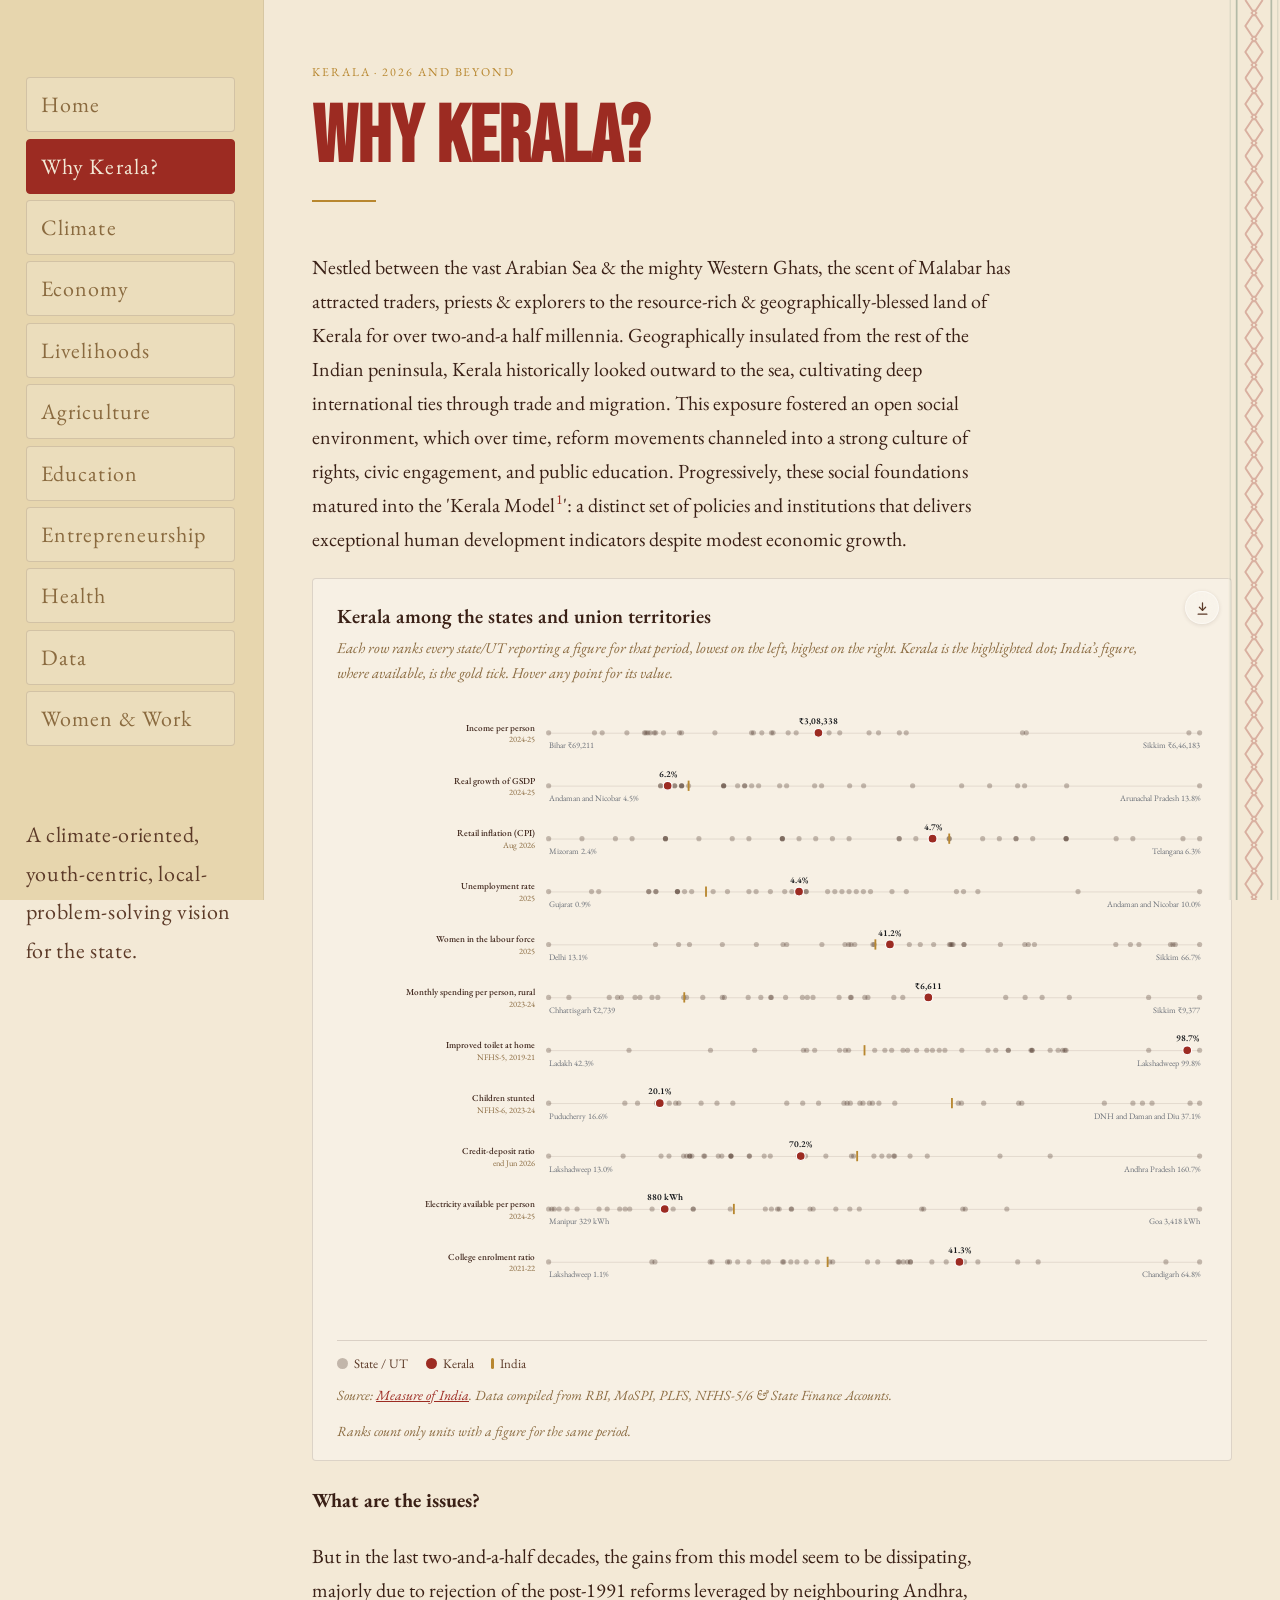
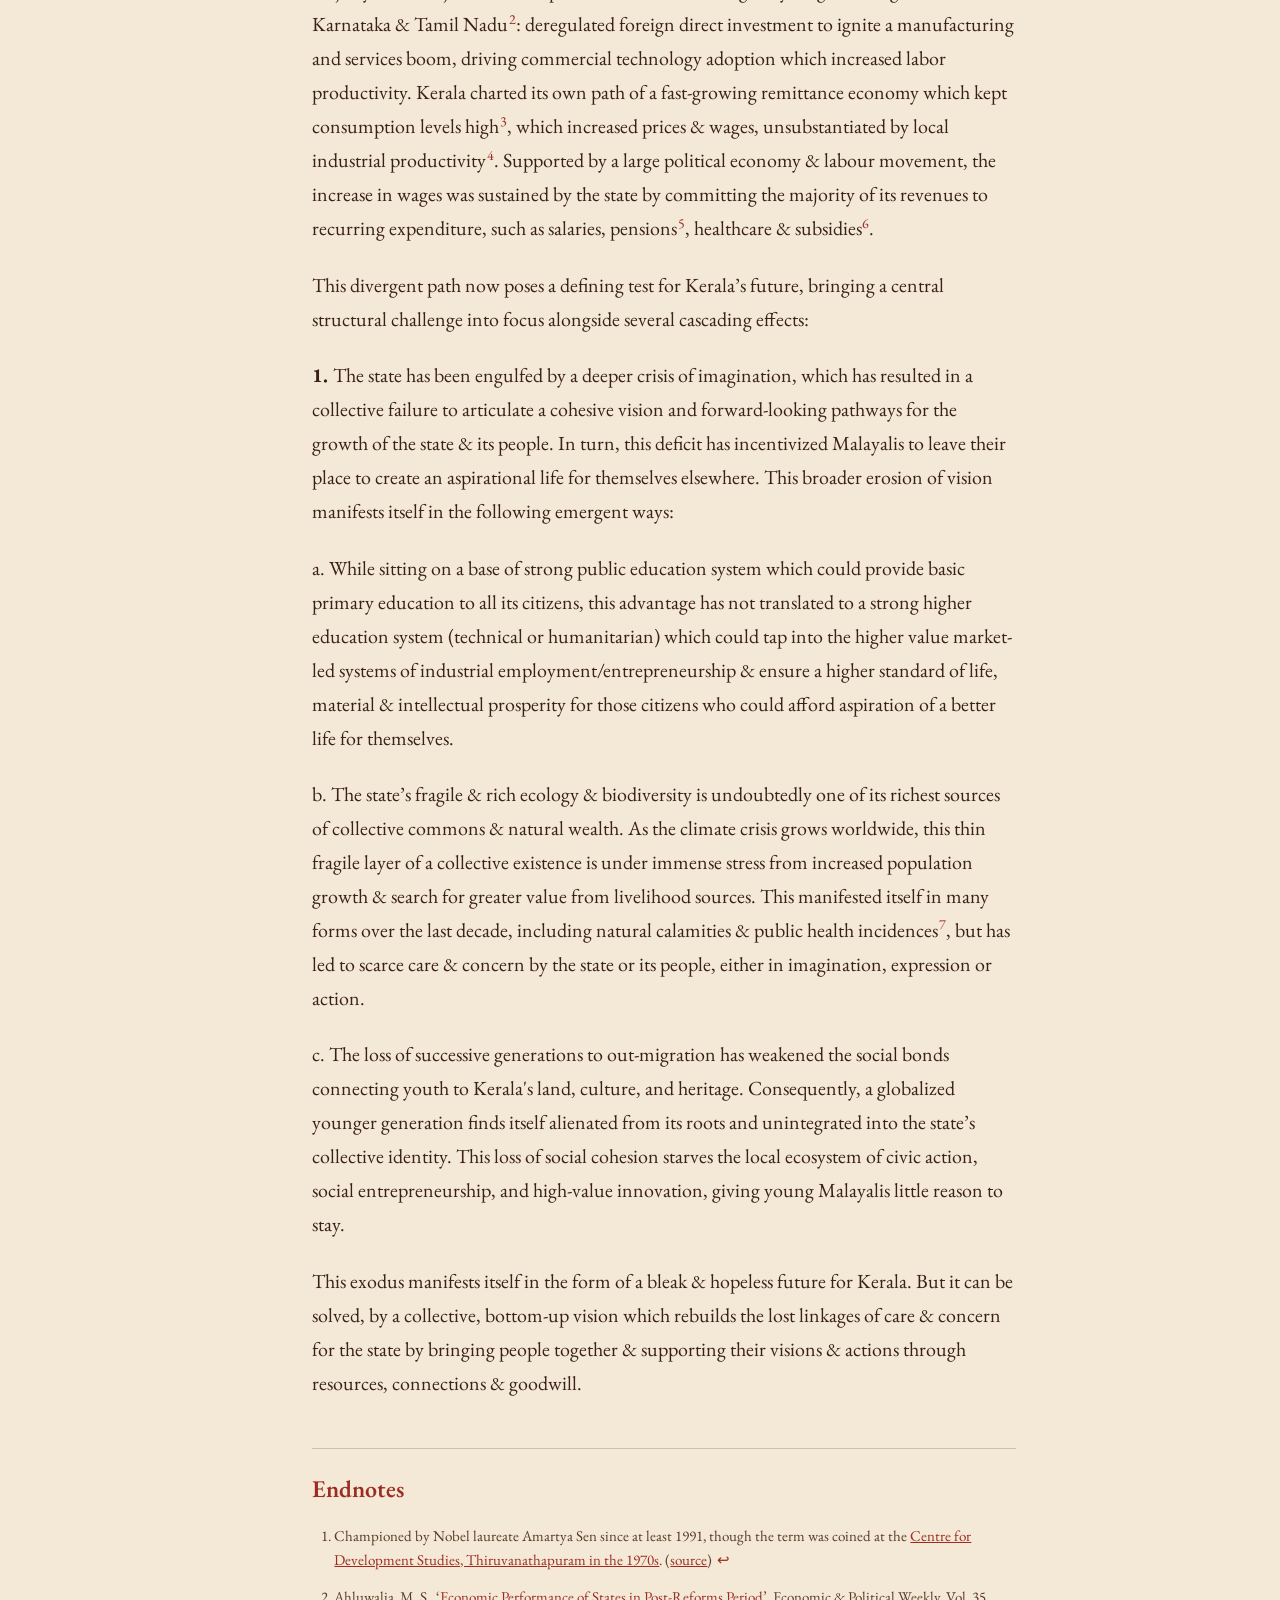
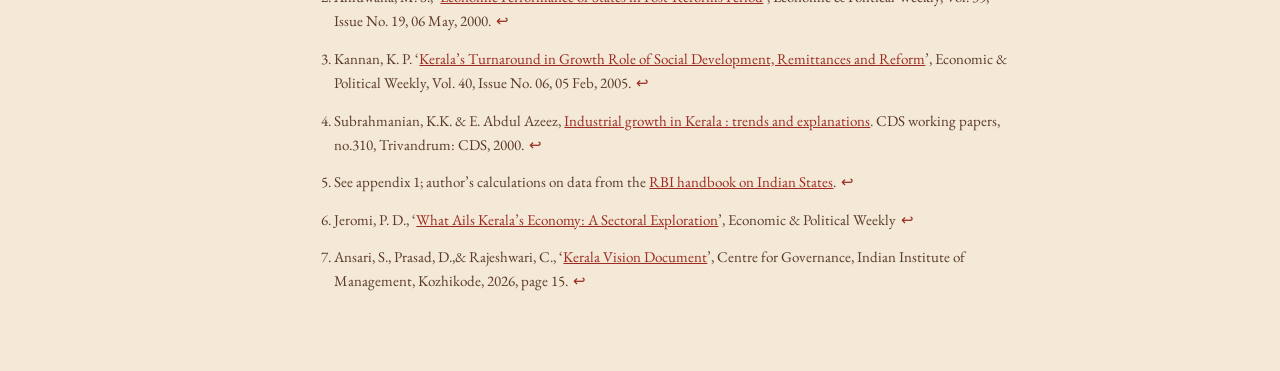
<file: kerala-vision/why-kerala.html>
<!DOCTYPE html>
<html lang="en">
<head>
  <meta charset="UTF-8">
  <meta name="viewport" content="width=device-width, initial-scale=1.0">
  <title>Why Kerala — Project: Kerala Vision</title>
  <meta name="description" content="Kerala Vision: The Manifesto">

  <link rel="preconnect" href="https://fonts.googleapis.com">
  <link rel="preconnect" href="https://fonts.gstatic.com" crossorigin>
  <link href="https://fonts.googleapis.com/css2?family=Bebas+Neue&family=EB+Garamond:ital,wght@0,400;0,500;0,600;1,400&display=swap" rel="stylesheet">

  <link rel="stylesheet" href="style.css?v=5">

  <style>
    .kv-placeholder {
      width: 100%;
      padding: 4rem 3rem;
    }

    .kv-placeholder-inner {
      max-width: 36rem;
    }

    .kv-placeholder-title {
      font-family: var(--font-display);
      font-size: clamp(2.75rem, 8vw, 5rem);
      line-height: 0.95;
      color: var(--color-burgundy);
      margin: 0 0 1.5rem;
    }

    @media (max-width: 639px) {
      .kv-placeholder {
        padding: 3rem 1.6rem;
      }
    }
  </style>
</head>
<body data-page="why-kerala">

  <div id="kv-deck" class="kv-deck-top">
    <section class="kv-placeholder">
      <div class="kv-placeholder-inner">
        <p class="kv-eyebrow">Kerala &middot; 2026 and beyond</p>
        <h1 class="kv-placeholder-title">Why Kerala?</h1>
        <div class="kv-rule"></div>
      </div>
    </section>

    <section class="kv-article">
      <div class="kv-article-inner">
        <div class="kv-article-body">
          <p>Nestled between the vast Arabian Sea &amp; the mighty Western Ghats, the scent of Malabar has attracted traders, priests &amp; explorers to the resource-rich &amp; geographically-blessed land of Kerala for over two-and-a half millennia. Geographically insulated from the rest of the Indian peninsula, Kerala historically looked outward to the sea, cultivating deep international ties through trade and migration. This exposure fostered an open social environment, which over time, reform movements channeled into a strong culture of rights, civic engagement, and public education. Progressively, these social foundations matured into the &#x27;Kerala Model<sup class="kv-fnref"><a href="#fn1" id="fnref1">1</a></sup>&#x27;: a distinct set of policies and institutions that delivers exceptional human development indicators despite modest economic growth.</p>

          <figure class="kv-chart kv-chart--wide">
            <button type="button" class="kv-chart-download" data-chart="kv-where" aria-label="Download chart data as CSV" title="Download CSV"><svg viewBox="0 0 24 24" fill="none" stroke="currentColor" stroke-width="2" stroke-linecap="round" stroke-linejoin="round"><path d="M12 3v12"/><path d="M7 10l5 5 5-5"/><path d="M5 21h14"/></svg></button>
            <div class="kv-chart-header">
              <h3>Kerala among the states and union territories</h3>
              <p>Each row ranks every state/UT reporting a figure for that period, lowest on the left, highest on the right. Kerala is the highlighted dot; India&rsquo;s figure, where available, is the gold tick. Hover any point for its value.</p>
            </div>
            <div class="kv-where-chart-wrap">
              <div class="kv-where-chart-scroll">
                <svg class="kv-where-svg" id="kv-where-svg" viewBox="0 0 1184 846" role="img" aria-label="Dot plot comparing Kerala to other Indian states and union territories across eleven indicators"></svg>
              </div>
              <div class="kv-where-tooltip" id="kv-where-tooltip" role="tooltip" aria-hidden="true"></div>
            </div>
            <div class="kv-where-legend">
              <span class="kv-where-legend-item"><span class="kv-where-legend-swatch" style="background: rgba(58, 32, 22, 0.28);"></span>State / UT</span>
              <span class="kv-where-legend-item"><span class="kv-where-legend-swatch" style="background: var(--color-burgundy);"></span>Kerala</span>
              <span class="kv-where-legend-item"><span class="kv-where-legend-swatch" style="background: var(--color-gold); border-radius: 2px; width: 3px;"></span>India</span>
            </div>
            <p class="kv-chart-caption kv-where-caption">Source: <a href="https://measure.thisindianlife.today/states/kerala/" target="_blank" rel="noopener">Measure of India</a>. Data compiled from RBI, MoSPI, PLFS, NFHS-5/6 &amp; State Finance Accounts.</p>
            <p class="kv-chart-caption kv-where-caption">Ranks count only units with a figure for the same period.</p>
          </figure>

          <p><strong>What are the issues?</strong></p>

          <p>But in the last two-and-a-half decades, the gains from this model seem to be dissipating, majorly due to rejection of the post-1991 reforms leveraged by neighbouring Andhra, Karnataka &amp; Tamil Nadu<sup class="kv-fnref"><a href="#fn2" id="fnref2">2</a></sup>: deregulated foreign direct investment to ignite a manufacturing and services boom, driving commercial technology adoption which increased labor productivity. Kerala charted its own path of a fast-growing remittance economy which kept consumption levels high<sup class="kv-fnref"><a href="#fn3" id="fnref3">3</a></sup>, which increased prices &amp; wages, unsubstantiated by local industrial productivity<sup class="kv-fnref"><a href="#fn4" id="fnref4">4</a></sup>. Supported by a large political economy &amp; labour movement, the increase in wages was sustained by the state by committing the majority of its revenues to recurring expenditure, such as salaries, pensions<sup class="kv-fnref"><a href="#fn5" id="fnref5">5</a></sup>, healthcare &amp; subsidies<sup class="kv-fnref"><a href="#fn6" id="fnref6">6</a></sup>.</p>

          <p>This divergent path now poses a defining test for Kerala&rsquo;s future, bringing a central structural challenge into focus alongside several cascading effects:</p>

          <p><strong>1. </strong>The state has been engulfed by a deeper crisis of imagination, which has resulted in a collective failure to articulate a cohesive vision and forward-looking pathways for the growth of the state &amp; its people. In turn, this deficit has incentivized Malayalis to leave their place to create an aspirational life for themselves elsewhere. This broader erosion of vision manifests itself in the following emergent ways:</p>

          <p>a. While sitting on a base of strong public education system which could provide basic primary education to all its citizens, this advantage has not translated to a strong higher education system (technical or humanitarian) which could tap into the higher value market-led systems of industrial employment/entrepreneurship &amp; ensure a higher standard of life, material &amp; intellectual prosperity for those citizens who could afford aspiration of a better life for themselves.</p>

          <p>b. The state&rsquo;s fragile &amp; rich ecology &amp; biodiversity is undoubtedly one of its richest sources of collective commons &amp; natural wealth. As the climate crisis grows worldwide, this thin fragile layer of a collective existence is under immense stress from increased population growth &amp; search for greater value from livelihood sources. This manifested itself in many forms over the last decade, including natural calamities &amp; public health incidences<sup class="kv-fnref"><a href="#fn7" id="fnref7">7</a></sup>, but has led to scarce care &amp; concern by the state or its people, either in imagination, expression or action.</p>

          <p>c. The loss of successive generations to out-migration has weakened the social bonds connecting youth to Kerala&#x27;s land, culture, and heritage. Consequently, a globalized younger generation finds itself alienated from its roots and unintegrated into the state&rsquo;s collective identity. This loss of social cohesion starves the local ecosystem of civic action, social entrepreneurship, and high-value innovation, giving young Malayalis little reason to stay.</p>

          <p>This exodus manifests itself in the form of a bleak &amp; hopeless future for Kerala. But it can be solved, by a collective, bottom-up vision which rebuilds the lost linkages of care &amp; concern for the state by bringing people together &amp; supporting their visions &amp; actions through resources, connections &amp; goodwill.</p>
        </div>

        <div class="kv-endnotes">
          <h2 class="kv-endnotes-heading">Endnotes</h2>
          <ol>
            <li id="fn1">Championed by Nobel laureate Amartya Sen since at least 1991, though the term was coined at the <a href="https://www.theindiaforum.in/article/achievements-challenges-kerala-model" target="_blank" rel="noopener">Centre for Development Studies, Thiruvanathapuram in the 1970s</a>. (<a href="https://www.nybooks.com/articles/1991/10/24/the-kerala-difference/" target="_blank" rel="noopener">source</a>)<a href="#fnref1" class="kv-back">&#8617;</a></li>
            <li id="fn2">Ahluwalia, M. S., &lsquo;<a href="https://drive.google.com/file/d/1pzTsVz_tbyo6URQvmDfwztVvmiLFiVPW/view?usp=sharing" target="_blank" rel="noopener">Economic Performance of States in Post-Reforms Period</a>&rsquo;, Economic &amp; Political Weekly, Vol. 35, Issue No. 19, 06 May, 2000.<a href="#fnref2" class="kv-back">&#8617;</a></li>
            <li id="fn3">Kannan, K. P. &lsquo;<a href="https://drive.google.com/file/d/1mDwUd5kUH0D6CfUtksEm1xgqWI4hnsFX/view?usp=sharing" target="_blank" rel="noopener">Kerala&rsquo;s Turnaround in Growth Role of Social Development, Remittances and Reform</a>&rsquo;, Economic &amp; Political Weekly, Vol. 40, Issue No. 06, 05 Feb, 2005.<a href="#fnref3" class="kv-back">&#8617;</a></li>
            <li id="fn4">Subrahmanian, K.K. &amp; E. Abdul Azeez, <a href="https://opendocs.ids.ac.uk/articles/report/Industrial_growth_in_Kerala_trends_and_explanations/26444260?file=48092362" target="_blank" rel="noopener">Industrial growth in Kerala : trends and explanations</a>. CDS working papers, no.310, Trivandrum: CDS, 2000.<a href="#fnref4" class="kv-back">&#8617;</a></li>
            <li id="fn5">See appendix 1; author&rsquo;s calculations on data from the <a href="https://www.rbi.org.in/Scripts/AnnualPublications.aspx?head=Handbook+of+Statistics+on+Indian+States&amp;fromdate=12%2F08%2F2024&amp;todate=12%2F10%2F2024" target="_blank" rel="noopener">RBI handbook on Indian States</a>.<a href="#fnref5" class="kv-back">&#8617;</a></li>
            <li id="fn6">Jeromi, P. D., &lsquo;<a href="https://drive.google.com/file/d/1tb8A6EpWVUOeD8rzRmZTWO1r-3d94XOj/view?usp=sharing" target="_blank" rel="noopener">What Ails Kerala&rsquo;s Economy: A Sectoral Exploration</a>&rsquo;, Economic &amp; Political Weekly<a href="#fnref6" class="kv-back">&#8617;</a></li>
            <li id="fn7">Ansari, S., Prasad, D.,&amp; Rajeshwari, C., &lsquo;<a href="https://drive.google.com/file/d/18dzfcTLPH01Yo02v6Z2R0Af96cRJO7jL/view?usp=sharing" target="_blank" rel="noopener">Kerala Vision Document</a>&rsquo;, Centre for Governance, Indian Institute of Management, Kozhikode, 2026, page 15.<a href="#fnref7" class="kv-back">&#8617;</a></li>
          </ol>
        </div>
      </div>
    </section>
  </div>

  <script src="nav.js?v=6"></script>
  <script>
    (function () {
      // Data transcribed from Measure of India's "Where Kerala stands" dot-plot
      // (measure.thisindianlife.today/states/kerala/#cb-where). Each row keeps its
      // own min/max scale; "india" is the national figure where the source gives one.
      const ROWS = [
        {
          label: 'Income per person', period: '2024-25', unit: 'rupee', india: null,
          states: { 'Andaman and Nicobar': 288584, 'Andhra Pradesh': 266699, 'Arunachal Pradesh': 249075, 'Assam': 159185, 'Bihar': 69211, 'Chandigarh': 489173, 'Chhattisgarh': 162848, 'Delhi': 492592, 'Goa': 636703, 'Gujarat': 327195, 'Haryana': 353182, 'Himachal Pradesh': 258196, 'Jammu and Kashmir': 155398, 'Jharkhand': 116663, 'Karnataka': 386156, 'Madhya Pradesh': 154124, 'Maharashtra': 317801, 'Manipur': 138535, 'Meghalaya': 157141, 'Mizoram': 268145, 'Odisha': 171025, 'Puducherry': 281478, 'Punjab': 216592, 'Rajasthan': 185095, 'Sikkim': 646183, 'Tamil Nadu': 361619, 'Telangana': 380031, 'Tripura': 187049, 'Uttar Pradesh': 109844, 'Uttarakhand': 250736, 'West Bengal': 164141, 'Kerala': 308338 }
        },
        {
          label: 'Real growth of GSDP', period: '2024-25', unit: 'percent', india: 6.5,
          states: { 'Andaman and Nicobar': 4.5, 'Andhra Pradesh': 8.3, 'Arunachal Pradesh': 13.8, 'Assam': 7.8, 'Bihar': 8.4, 'Chandigarh': 6.1, 'Chhattisgarh': 6.4, 'Delhi': 6.2, 'Goa': 11.9, 'Gujarat': 7.4, 'Haryana': 7.5, 'Himachal Pradesh': 6.4, 'Jammu and Kashmir': 6.1, 'Jharkhand': 7.0, 'Karnataka': 7.3, 'Madhya Pradesh': 7.0, 'Maharashtra': 7.3, 'Manipur': 10.4, 'Meghalaya': 9.7, 'Mizoram': 11.3, 'Odisha': 7.2, 'Puducherry': 7.9, 'Punjab': 6.3, 'Rajasthan': 8.8, 'Sikkim': 6.3, 'Tamil Nadu': 11.2, 'Telangana': 6.5, 'Tripura': 9.0, 'Uttar Pradesh': 10.8, 'Uttarakhand': 6.4, 'West Bengal': 7.0, 'Kerala': 6.2 }
        },
        {
          label: 'Retail inflation (CPI)', period: 'Aug 2026', unit: 'percent', india: 4.8,
          states: { 'Andaman and Nicobar': 3.8, 'Andhra Pradesh': 5.5, 'Arunachal Pradesh': 3.1, 'Assam': 4.8, 'Bihar': 4.2, 'Chandigarh': 4.0, 'Chhattisgarh': 3.8, 'DNH and Daman and Diu': 6.2, 'Delhi': 2.6, 'Goa': 3.6, 'Gujarat': 5.0, 'Haryana': 3.9, 'Himachal Pradesh': 3.8, 'Jammu and Kashmir': 4.1, 'Jharkhand': 3.1, 'Karnataka': 5.2, 'Ladakh': 5.3, 'Lakshadweep': 3.1, 'Madhya Pradesh': 5.5, 'Maharashtra': 4.8, 'Manipur': 4.5, 'Meghalaya': 2.8, 'Mizoram': 2.4, 'Nagaland': 2.9, 'Odisha': 5.5, 'Puducherry': 5.8, 'Punjab': 4.5, 'Rajasthan': 5.2, 'Sikkim': 4.6, 'Tamil Nadu': 5.9, 'Telangana': 6.3, 'Tripura': 3.5, 'Uttar Pradesh': 5.1, 'Uttarakhand': 4.7, 'West Bengal': 3.3, 'Kerala': 4.7 }
        },
        {
          label: 'Unemployment rate', period: '2025', unit: 'percent', india: 3.1,
          states: { 'Andaman and Nicobar': 10.0, 'Andhra Pradesh': 4.2, 'Arunachal Pradesh': 6.6, 'Assam': 3.7, 'Bihar': 3.8, 'Chandigarh': 5.7, 'Chhattisgarh': 2.3, 'DNH and Daman and Diu': 1.6, 'Delhi': 5.9, 'Goa': 8.3, 'Gujarat': 0.9, 'Haryana': 4.5, 'Himachal Pradesh': 4.5, 'Jammu and Kashmir': 4.9, 'Jharkhand': 2.7, 'Karnataka': 2.3, 'Ladakh': 4.0, 'Lakshadweep': 6.9, 'Madhya Pradesh': 1.5, 'Maharashtra': 2.4, 'Manipur': 5.2, 'Meghalaya': 4.8, 'Mizoram': 2.4, 'Nagaland': 6.7, 'Odisha': 2.9, 'Puducherry': 5.4, 'Punjab': 5.3, 'Rajasthan': 4.3, 'Sikkim': 3.2, 'Tamil Nadu': 3.4, 'Telangana': 5.0, 'Tripura': 2.7, 'Uttar Pradesh': 2.7, 'Uttarakhand': 5.1, 'West Bengal': 2.8, 'Kerala': 4.4 }
        },
        {
          label: 'Women in the labour force', period: '2025', unit: 'percent', india: 40.0,
          states: { 'Andaman and Nicobar': 50.3, 'Andhra Pradesh': 44.8, 'Arunachal Pradesh': 61.7, 'Assam': 42.8, 'Bihar': 24.7, 'Chandigarh': 35.6, 'Chhattisgarh': 59.8, 'DNH and Daman and Diu': 38.3, 'Delhi': 13.1, 'Goa': 27.4, 'Gujarat': 46.2, 'Haryana': 23.8, 'Himachal Pradesh': 64.7, 'Jammu and Kashmir': 53.1, 'Jharkhand': 43.7, 'Karnataka': 39.8, 'Ladakh': 61.0, 'Lakshadweep': 21.9, 'Madhya Pradesh': 46.1, 'Maharashtra': 39.9, 'Manipur': 52.6, 'Meghalaya': 64.3, 'Mizoram': 38.0, 'Nagaland': 64.5, 'Odisha': 47.3, 'Puducherry': 32.7, 'Punjab': 30.2, 'Rajasthan': 52.3, 'Sikkim': 66.7, 'Tamil Nadu': 47.3, 'Telangana': 46.4, 'Tripura': 46.3, 'Uttar Pradesh': 32.4, 'Uttarakhand': 37.8, 'West Bengal': 37.5, 'Kerala': 41.2 }
        },
        {
          label: 'Monthly spending per person, rural', period: '2023-24', unit: 'rupee', india: 4122,
          states: { 'Andaman and Nicobar': 7771, 'Andhra Pradesh': 5327, 'Arunachal Pradesh': 5995, 'Assam': 3793, 'Bihar': 3670, 'Chandigarh': 8857, 'Chhattisgarh': 2739, 'DNH and Daman and Diu': 4311, 'Delhi': 7400, 'Goa': 8048, 'Gujarat': 4116, 'Haryana': 5377, 'Himachal Pradesh': 5825, 'Jammu and Kashmir': 4774, 'Jharkhand': 2946, 'Karnataka': 4903, 'Ladakh': 5010, 'Lakshadweep': 6350, 'Madhya Pradesh': 3441, 'Maharashtra': 4145, 'Manipur': 4531, 'Meghalaya': 3852, 'Mizoram': 5963, 'Nagaland': 5155, 'Odisha': 3357, 'Puducherry': 7598, 'Punjab': 5817, 'Rajasthan': 4510, 'Sikkim': 9377, 'Tamil Nadu': 5701, 'Telangana': 5435, 'Tripura': 6259, 'Uttar Pradesh': 3481, 'Uttarakhand': 5003, 'West Bengal': 3620, 'Kerala': 6611 }
        },
        {
          label: 'Improved toilet at home', period: 'NFHS-5, 2019-21', unit: 'percent', india: 70.2,
          states: { 'Andaman and Nicobar': 88.0, 'Andhra Pradesh': 77.3, 'Arunachal Pradesh': 82.9, 'Assam': 68.5, 'Bihar': 49.4, 'Chandigarh': 85.0, 'Chhattisgarh': 76.8, 'DNH and Daman and Diu': 65.8, 'Delhi': 81.1, 'Goa': 87.9, 'Gujarat': 74.0, 'Haryana': 85.0, 'Himachal Pradesh': 81.8, 'Jammu and Kashmir': 75.7, 'Jharkhand': 56.6, 'Karnataka': 74.8, 'Ladakh': 42.3, 'Lakshadweep': 99.8, 'Madhya Pradesh': 65.1, 'Maharashtra': 72.0, 'Manipur': 64.8, 'Meghalaya': 82.9, 'Mizoram': 95.3, 'Nagaland': 87.7, 'Odisha': 60.5, 'Puducherry': 84.9, 'Punjab': 86.6, 'Rajasthan': 71.1, 'Sikkim': 87.3, 'Tamil Nadu': 72.6, 'Telangana': 76.2, 'Tripura': 73.6, 'Uttar Pradesh': 68.8, 'Uttarakhand': 78.8, 'West Bengal': 68.0, 'Kerala': 98.7 }
        },
        {
          label: 'Children stunted', period: 'NFHS-6, 2023-24', unit: 'percent', india: 29.3,
          states: { 'Andaman and Nicobar': 26.7, 'Andhra Pradesh': 24.6, 'Arunachal Pradesh': 24.1, 'Assam': 30.3, 'Bihar': 35.6, 'Chandigarh': 19.0, 'Chhattisgarh': 27.5, 'DNH and Daman and Diu': 37.1, 'Delhi': 26.4, 'Goa': 19.4, 'Gujarat': 35.3, 'Haryana': 25.9, 'Himachal Pradesh': 20.6, 'Jammu and Kashmir': 21.4, 'Jharkhand': 35.0, 'Karnataka': 26.5, 'Ladakh': 26.0, 'Lakshadweep': 34.1, 'Madhya Pradesh': 31.4, 'Maharashtra': 29.5, 'Meghalaya': 36.8, 'Mizoram': 26.1, 'Nagaland': 25.1, 'Odisha': 26.8, 'Puducherry': 16.6, 'Punjab': 20.4, 'Rajasthan': 29.6, 'Sikkim': 20.1, 'Tamil Nadu': 20.7, 'Telangana': 27.0, 'Tripura': 21.9, 'Uttar Pradesh': 31.5, 'Uttarakhand': 20.0, 'West Bengal': 22.4, 'Kerala': 20.1 }
        },
        {
          label: 'Credit-deposit ratio', period: 'end Jun 2026', unit: 'percent', india: 83.0,
          states: { 'Andaman and Nicobar': 54.4, 'Andhra Pradesh': 160.7, 'Arunachal Pradesh': 38.5, 'Assam': 69.6, 'Bihar': 54.4, 'Chandigarh': 86.8, 'Chhattisgarh': 88.6, 'DNH and Daman and Diu': 52.3, 'Delhi': 91.5, 'Goa': 29.9, 'Gujarat': 95.0, 'Haryana': 75.9, 'Himachal Pradesh': 40.3, 'Jammu and Kashmir': 58.5, 'Jharkhand': 43.6, 'Karnataka': 71.3, 'Ladakh': 45.0, 'Lakshadweep': 13.0, 'Madhya Pradesh': 82.2, 'Maharashtra': 90.2, 'Manipur': 91.3, 'Meghalaya': 45.5, 'Mizoram': 44.3, 'Nagaland': 63.3, 'Odisha': 51.5, 'Puducherry': 81.7, 'Punjab': 61.9, 'Rajasthan': 98.9, 'Sikkim': 48.4, 'Tamil Nadu': 126.8, 'Telangana': 115.4, 'Tripura': 48.2, 'Uttar Pradesh': 54.3, 'Uttarakhand': 45.0, 'West Bengal': 58.6, 'Kerala': 70.2 }
        },
        {
          label: 'Electricity available per person', period: '2024-25', unit: 'kwh', india: 1208,
          states: { 'Andaman and Nicobar': 1015, 'Andhra Pradesh': 1482, 'Arunachal Pradesh': 666, 'Assam': 356, 'Bihar': 344, 'Chandigarh': 1569, 'Chhattisgarh': 1415, 'Delhi': 1758, 'Goa': 3418, 'Gujarat': 2099, 'Haryana': 2294, 'Himachal Pradesh': 1803, 'Jammu and Kashmir': 1480, 'Jharkhand': 379, 'Karnataka': 1357, 'Lakshadweep': 1015, 'Madhya Pradesh': 1191, 'Maharashtra': 1584, 'Manipur': 329, 'Meghalaya': 607, 'Mizoram': 568, 'Nagaland': 417, 'Odisha': 920, 'Puducherry': 2109, 'Punjab': 2503, 'Rajasthan': 1386, 'Sikkim': 820, 'Tamil Nadu': 1692, 'Telangana': 2306, 'Tripura': 464, 'Uttar Pradesh': 692, 'Uttarakhand': 1423, 'West Bengal': 714, 'Kerala': 880 }
        },
        {
          label: 'College enrolment ratio', period: '2021-22', unit: 'percent', india: 28.4,
          states: { 'Andaman and Nicobar': 22.6, 'Andhra Pradesh': 36.5, 'Arunachal Pradesh': 36.5, 'Assam': 16.9, 'Bihar': 17.1, 'Chandigarh': 64.8, 'Chhattisgarh': 19.6, 'DNH and Daman and Diu': 11.2, 'Delhi': 49.0, 'Goa': 35.8, 'Gujarat': 24.0, 'Haryana': 33.3, 'Himachal Pradesh': 43.1, 'Jammu and Kashmir': 24.8, 'Jharkhand': 18.6, 'Karnataka': 36.2, 'Ladakh': 11.5, 'Lakshadweep': 1.1, 'Madhya Pradesh': 28.9, 'Maharashtra': 35.3, 'Manipur': 35.4, 'Meghalaya': 25.4, 'Mizoram': 32.3, 'Nagaland': 18.8, 'Odisha': 22.1, 'Puducherry': 61.5, 'Punjab': 27.4, 'Rajasthan': 28.6, 'Sikkim': 38.6, 'Tamil Nadu': 47.0, 'Telangana': 40.0, 'Tripura': 20.7, 'Uttar Pradesh': 24.1, 'Uttarakhand': 41.8, 'West Bengal': 26.3, 'Kerala': 41.3 }
        }
      ];

      const SVG_NS = 'http://www.w3.org/2000/svg';
      const AXIS_X1 = 288;
      const AXIS_X2 = 1174;
      const LABEL_X = 270;
      const TOP_OFFSET = 34;
      const ROW_HEIGHT = 72;
      const LABEL1_OFFSET = 5;
      const LABEL2_OFFSET = 21;
      const AXIS_OFFSET = 8.5;
      const DOTS_OFFSET = 8;
      const MINMAX_OFFSET = 29;

      function formatValue(unit, v) {
        if (unit === 'rupee') return '₹' + v.toLocaleString('en-IN');
        if (unit === 'kwh') return v.toLocaleString('en-IN') + ' kWh';
        return v.toFixed(1) + '%';
      }

      function el(tag, attrs) {
        const node = document.createElementNS(SVG_NS, tag);
        for (const key in attrs) node.setAttribute(key, attrs[key]);
        return node;
      }

      function scaleX(v, min, max) {
        if (max === min) return (AXIS_X1 + AXIS_X2) / 2;
        return AXIS_X1 + ((v - min) / (max - min)) * (AXIS_X2 - AXIS_X1);
      }

      const svg = document.getElementById('kv-where-svg');
      const tooltip = document.getElementById('kv-where-tooltip');
      const wrap = tooltip.parentElement;

      let activeEl = null;

      function setActive(node) {
        if (activeEl === node) return;
        if (activeEl) activeEl.classList.remove('is-active');
        if (node) node.classList.add('is-active');
        activeEl = node;
      }

      function showTooltipAt(clientX, clientY, text) {
        const wrapRect = wrap.getBoundingClientRect();
        tooltip.textContent = text;
        tooltip.style.left = (clientX - wrapRect.left) + 'px';
        tooltip.style.top = (clientY - wrapRect.top - 14) + 'px';
        tooltip.classList.add('is-visible');
      }

      function hideTooltip() {
        tooltip.classList.remove('is-visible');
        setActive(null);
      }

      // Tapping anywhere outside the chart (touch devices) dismisses the tooltip.
      document.addEventListener('touchstart', (e) => {
        if (!e.target.closest('.kv-where-hit')) hideTooltip();
      }, { passive: true });

      const csvRows = [];

      ROWS.forEach((row, i) => {
        const rowTop = TOP_OFFSET + i * ROW_HEIGHT;
        const axisY = rowTop + AXIS_OFFSET;
        const dotsY = rowTop + DOTS_OFFSET;

        const values = Object.values(row.states);
        const min = Math.min.apply(null, values);
        const max = Math.max.apply(null, values);

        let minState = null, maxState = null;
        Object.entries(row.states).forEach(([name, v]) => {
          if (minState === null || v < row.states[minState]) minState = name;
          if (maxState === null || v > row.states[maxState]) maxState = name;
        });

        svg.appendChild(el('text', { x: LABEL_X, y: rowTop + LABEL1_OFFSET, 'font-size': 12.5, 'text-anchor': 'end', 'font-weight': 500, fill: '#3a2016' })).textContent = row.label;
        svg.appendChild(el('text', { x: LABEL_X, y: rowTop + LABEL2_OFFSET, 'font-size': 11.5, 'text-anchor': 'end', fill: '#8a6a3f' })).textContent = row.period;

        svg.appendChild(el('line', { x1: AXIS_X1, x2: AXIS_X2, y1: axisY, y2: axisY, stroke: 'rgba(58,32,22,0.15)', 'stroke-width': 1 }));

        // Points for this row, tracked for hit-testing (nearest-point hover) and CSV export.
        const points = [];

        Object.entries(row.states).forEach(([name, v]) => {
          if (name === 'Kerala') return;
          const x = scaleX(v, min, max);
          const dot = el('circle', { class: 'kv-where-dot', cx: x.toFixed(1), cy: dotsY, r: 3.5, fill: 'rgba(58,32,22,0.28)' });
          svg.appendChild(dot);
          points.push({ x, el: dot, text: name + ': ' + formatValue(row.unit, v) });
          csvRows.push([row.label, row.period, name, v]);
        });

        if (row.india !== null) {
          const indiaX = scaleX(row.india, min, max);
          const tick = el('line', {
            class: 'kv-where-india-tick',
            x1: indiaX.toFixed(1), x2: indiaX.toFixed(1),
            y1: dotsY - 7, y2: dotsY + 7, stroke: '#b8872f', 'stroke-width': 2.5
          });
          svg.appendChild(tick);
          points.push({ x: indiaX, el: tick, text: 'India: ' + formatValue(row.unit, row.india) });
          csvRows.push([row.label, row.period, 'India', row.india]);
        }

        const keralaV = row.states['Kerala'];
        const keralaX = scaleX(keralaV, min, max);
        svg.appendChild(el('text', { x: keralaX.toFixed(1), y: dotsY - 12, 'font-size': 12.5, 'text-anchor': 'middle', 'font-weight': 600, fill: '#15171A' })).textContent = formatValue(row.unit, keralaV);
        const keralaDot = el('circle', { class: 'kv-where-kerala-dot', cx: keralaX.toFixed(1), cy: dotsY, r: 6, fill: '#9c2b22', stroke: '#fff', 'stroke-width': 1.5 });
        svg.appendChild(keralaDot);
        points.push({ x: keralaX, el: keralaDot, text: 'Kerala: ' + formatValue(row.unit, keralaV) });
        csvRows.push([row.label, row.period, 'Kerala', keralaV]);

        svg.appendChild(el('text', { x: AXIS_X1, y: rowTop + MINMAX_OFFSET, 'font-size': 11.5, fill: '#6B7078' })).textContent = minState + ' ' + formatValue(row.unit, row.states[minState]);
        svg.appendChild(el('text', { x: AXIS_X2, y: rowTop + MINMAX_OFFSET, 'font-size': 11.5, 'text-anchor': 'end', fill: '#6B7078' })).textContent = maxState + ' ' + formatValue(row.unit, row.states[maxState]);

        // Invisible hit band spanning the full row: lets the tooltip track the cursor
        // continuously and snap to the nearest point, rather than requiring a pixel-precise
        // hover over a 3.5px dot.
        const hit = el('rect', { class: 'kv-where-hit', x: AXIS_X1, y: rowTop, width: AXIS_X2 - AXIS_X1, height: ROW_HEIGHT, fill: 'transparent' });
        svg.appendChild(hit);

        function handlePointer(clientX, clientY) {
          const svgRect = svg.getBoundingClientRect();
          const scale = svgRect.width / 1184;
          const localX = (clientX - svgRect.left) / scale;
          let nearest = points[0];
          let bestDist = Infinity;
          points.forEach((p) => {
            const d = Math.abs(p.x - localX);
            if (d < bestDist) { bestDist = d; nearest = p; }
          });
          showTooltipAt(clientX, clientY, nearest.text);
          setActive(nearest.el);
        }

        hit.addEventListener('mousemove', (e) => handlePointer(e.clientX, e.clientY));
        hit.addEventListener('mouseleave', hideTooltip);
        hit.addEventListener('touchstart', (e) => {
          const t = e.touches[0];
          if (t) handlePointer(t.clientX, t.clientY);
        }, { passive: true });
        hit.addEventListener('touchmove', (e) => {
          const t = e.touches[0];
          if (t) { handlePointer(t.clientX, t.clientY); e.preventDefault(); }
        }, { passive: false });
      });

      // --- CSV export (shared pattern with other charts on this site) ---
      function toCSV(headers, rows) {
        const esc = (v) => {
          const s = String(v);
          return /[",\n]/.test(s) ? '"' + s.replace(/"/g, '""') + '"' : s;
        };
        return [headers, ...rows].map((r) => r.map(esc).join(',')).join('\n');
      }

      const downloadBtn = document.querySelector('.kv-chart-download[data-chart="kv-where"]');
      if (downloadBtn) {
        downloadBtn.addEventListener('click', () => {
          const blob = new Blob([toCSV(['Indicator', 'Period', 'State/UT', 'Value'], csvRows)], { type: 'text/csv;charset=utf-8;' });
          const url = URL.createObjectURL(blob);
          const a = document.createElement('a');
          a.href = url;
          a.download = 'kerala-where-it-stands.csv';
          document.body.appendChild(a);
          a.click();
          document.body.removeChild(a);
          URL.revokeObjectURL(url);
        });
      }
    })();
  </script>
</body>
</html>
</file>
<file: kerala-vision/style.css>
/* Shared design system for Project: Kerala Vision
   Layout adapted from jungindien.in (sidebar nav, Bebas Neue + EB Garamond
   type system); palette drawn from muted Panchavarna tones (ivory, gold, red)
   used in traditional Kerala art. */

:root {
  --color-paper: #f3e9d6;
  --color-paper-deep: #e7d6ae;
  --color-ink: #3a2016;
  --color-ink-soft: #5c3a28;
  --color-sepia: #8a6a3f;
  --color-faint: #b9a173;
  --color-burgundy: #9c2b22;
  --color-gold: #b8872f;
  --color-deep-green: #1f4d3a;

  --font-display: "Bebas Neue", sans-serif;
  --font-book: "EB Garamond", Garamond, Georgia, serif;
  --font-spec: "EB Garamond", Garamond, Georgia, serif;
}

* {
  box-sizing: border-box;
}

html, body {
  margin: 0;
  padding: 0;
}

body {
  background-color: var(--color-paper);
  color: var(--color-ink);
  font-family: var(--font-book);
  min-height: 100vh;
}

a {
  color: inherit;
}

/* Sidebar panel */
.kv-panel {
  position: fixed;
  left: 0;
  top: 0;
  bottom: 0;
  z-index: 20;
  width: 16.5rem;
  padding: 1.75rem 1.75rem 1.75rem 1.6rem;
  display: flex;
  flex-direction: column;
  justify-content: space-between;
  background: var(--color-paper-deep);
  border-right: 1px solid rgba(28, 28, 28, 0.08);
}

.kv-nav {
  display: flex;
  flex-direction: column;
  gap: 0.4rem;
}

.kv-wordmark-link {
  font-family: var(--font-spec);
  font-size: 1.05rem;
  color: var(--color-ink);
  margin-bottom: 1.3rem;
  text-decoration: none;
  display: inline-block;
}

.kv-nav a {
  font-family: var(--font-spec);
  font-size: 22px;
  letter-spacing: 0.05em;
  color: var(--color-sepia);
  text-decoration: none;
  transition: color 0.2s, background-color 0.2s, border-color 0.2s;
  padding: 0.75rem 0.9rem;
  border: 1px solid rgba(58, 32, 22, 0.14);
  border-radius: 4px;
  background: rgba(255, 255, 255, 0.18);
}

.kv-nav a:hover {
  color: var(--color-ink);
  border-color: var(--color-gold);
  background: rgba(184, 135, 47, 0.12);
}

.kv-nav a[aria-current="page"] {
  color: var(--color-paper);
  background: var(--color-burgundy);
  border-color: var(--color-burgundy);
}

.kv-about-block {
  font-family: var(--font-spec);
  font-size: 22px;
  line-height: 1.75;
  letter-spacing: 0.03em;
  color: var(--color-ink-soft);
  margin-top: 3rem;
}

.kv-about-block p {
  text-align: left;
}

.kv-socials {
  display: flex;
  align-items: center;
  gap: 1rem;
  margin-top: 1.5rem;
}

.kv-socials a {
  font-family: var(--font-spec);
  font-size: 0.7rem;
  letter-spacing: 0.08em;
  color: var(--color-faint);
  text-decoration: none;
  transition: color 0.2s;
}

.kv-socials a:hover {
  color: var(--color-ink);
}

/* Main content area */
#kv-deck {
  min-height: 100vh;
  display: flex;
  flex-direction: column;
  justify-content: center;
}

/* Used on pages that carry body content below the hero title — the hero
   sits at the top of the page instead of being vertically centered. */
#kv-deck.kv-deck-top {
  justify-content: flex-start;
}

/* Hero title block — the big "Project: Kerala Vision" style header, reused
   at the top of every page. */
.kv-hero {
  width: 100%;
  padding: 4rem 3rem;
}

.kv-hero-inner {
  max-width: 42rem;
}

.kv-eyebrow {
  font-family: var(--font-spec);
  font-size: 0.75rem;
  letter-spacing: 0.16em;
  color: var(--color-gold);
  text-transform: uppercase;
  margin: 0 0 1.25rem;
}

.kv-title {
  font-family: var(--font-display);
  font-size: clamp(3rem, 9vw, 6.5rem);
  line-height: 0.95;
  letter-spacing: 0.01em;
  color: var(--color-ink);
  margin: 0 0 2rem;
}

.kv-title span {
  display: block;
  color: var(--color-burgundy);
}

.kv-rule {
  width: 4rem;
  height: 2px;
  background: var(--color-gold);
  margin: 0 0 2rem;
}

@media (max-width: 639px) {
  .kv-hero {
    padding: 3rem 1.6rem;
  }
}

/* When a hero is immediately followed by article content on the same page,
   tighten the gap between them. */
.kv-deck-top .kv-hero,
.kv-deck-top .kv-placeholder {
  padding-bottom: 1rem;
}

.kv-deck-top .kv-article {
  padding-top: 0;
}

/* Mobile */
@media (max-width: 899px) {
  .kv-panel {
    position: static;
    width: auto;
    border-right: none;
    border-bottom: 1px solid rgba(28, 28, 28, 0.08);
    padding: 1.4rem 1.6rem;
  }

  .kv-about-block {
    display: none;
  }

  #kv-deck {
    padding-left: 0 !important;
  }
}

@media (min-width: 900px) {
  #kv-deck {
    padding-left: 16.5rem;
  }
}

/* Long-form article content (e.g. Why Kerala) */
.kv-article {
  width: 100%;
  padding: 4rem 3rem;
}

.kv-article-inner {
  max-width: 44rem;
}

.kv-article-heading {
  font-family: var(--font-book);
  font-weight: 600;
  font-size: 24px;
  color: var(--color-burgundy);
  margin: 0 0 2rem;
  line-height: 1.3;
}

.kv-article-body p {
  font-family: var(--font-book);
  font-size: 20px;
  line-height: 1.7;
  color: var(--color-ink);
  margin: 0 0 1.4rem;
}

.kv-chart {
  position: relative;
  margin: 0 0 1.4rem;
  padding: 1.5rem 1.5rem 1rem;
  background: rgba(255, 255, 255, 0.35);
  border: 1px solid rgba(58, 32, 22, 0.14);
  border-radius: 4px;
}

.kv-chart-download {
  position: absolute;
  top: 0.75rem;
  right: 0.75rem;
  z-index: 2;
  display: inline-flex;
  align-items: center;
  justify-content: center;
  width: 2.1rem;
  height: 2.1rem;
  padding: 0;
  color: var(--color-ink-soft);
  background: rgba(255, 255, 255, 0.22);
  border: 1px solid rgba(255, 255, 255, 0.45);
  border-radius: 50%;
  backdrop-filter: blur(8px);
  -webkit-backdrop-filter: blur(8px);
  box-shadow: 0 1px 4px rgba(58, 32, 22, 0.12);
  cursor: pointer;
  transition: color 0.2s, border-color 0.2s, background-color 0.2s;
}

.kv-chart-download svg {
  width: 15px;
  height: 15px;
  display: block;
}

.kv-chart-download:hover {
  color: #fff;
  background: rgba(156, 43, 34, 0.85);
  border-color: rgba(156, 43, 34, 0.9);
}

.kv-chart-canvas-wrap {
  position: relative;
  width: 100%;
  height: 420px;
}

/* Breaks the chart out of the article's narrow reading column so it can run
   wider (landscape) across the remaining page width, past the normal
   half-page text measure used elsewhere on the site. */
@media (min-width: 900px) {
  .kv-chart--wide {
    width: calc(100vw - 16.5rem - 6rem);
    max-width: calc(100vw - 16.5rem - 6rem);
  }
}

p.kv-chart-caption {
  font-family: var(--font-book);
  font-size: 14px;
  font-style: italic;
  color: var(--color-sepia);
  text-align: center;
  margin: 0.75rem 0 0;
}

.kv-chart-caption a {
  color: var(--color-burgundy);
  text-decoration: underline;
}

.kv-chart-header {
  margin-bottom: 1rem;
  padding-right: 3rem;
}

.kv-chart-header h3 {
  font-family: var(--font-book);
  font-weight: 600;
  font-size: 20px;
  color: var(--color-ink);
  margin: 0 0 0.35rem;
}

.kv-chart-header p {
  font-family: var(--font-book);
  font-style: italic;
  font-size: 15px;
  color: var(--color-sepia);
  margin: 0;
}

.kv-chart-legend {
  display: flex;
  flex-wrap: wrap;
  gap: 0.6rem 1.1rem;
  justify-content: center;
  margin-top: 1.1rem;
  padding-top: 0.9rem;
  border-top: 1px solid rgba(58, 32, 22, 0.15);
}

.kv-chart-legend-item {
  display: flex;
  align-items: center;
  font-family: var(--font-book);
  font-size: 13px;
  color: var(--color-ink-soft);
}

.kv-chart-legend-swatch {
  display: inline-block;
  width: 13px;
  height: 13px;
  border-radius: 3px;
  margin-right: 6px;
}

/* "Where Kerala stands" interactive dot-plot chart (Why Kerala page) */
.kv-where-chart-wrap {
  position: relative;
}

.kv-where-chart-scroll {
  overflow-x: auto;
}

.kv-where-svg {
  display: block;
  width: 100%;
  min-width: 760px;
  height: auto;
}

.kv-where-dot {
  transition: r 0.1s ease;
}

.kv-where-dot.is-active {
  r: 5.5;
  fill: rgba(58, 32, 22, 0.55);
}

.kv-where-kerala-dot {
  transition: r 0.1s ease;
}

.kv-where-kerala-dot.is-active {
  r: 7.5;
}

.kv-where-india-tick {
  transition: stroke-width 0.1s ease;
}

.kv-where-india-tick.is-active {
  stroke-width: 4;
}

.kv-where-hit {
  cursor: crosshair;
}

.kv-chart-caption.kv-where-caption {
  text-align: left;
  font-size: 14px;
}

.kv-where-tooltip {
  position: absolute;
  top: 0;
  left: 0;
  z-index: 5;
  pointer-events: none;
  background: rgba(58, 32, 22, 0.95);
  color: #fdf6e8;
  font-family: var(--font-book);
  font-size: 13px;
  line-height: 1.4;
  padding: 0.35rem 0.65rem;
  border-radius: 4px;
  white-space: nowrap;
  opacity: 0;
  transform: translate(-50%, -100%);
  transition: opacity 0.12s ease;
}

.kv-where-tooltip.is-visible {
  opacity: 1;
}

.kv-where-legend {
  display: flex;
  flex-wrap: wrap;
  gap: 1.1rem;
  margin: 1rem 0 0;
  padding-top: 0.9rem;
  border-top: 1px solid rgba(58, 32, 22, 0.15);
}

.kv-where-legend-item {
  display: flex;
  align-items: center;
  font-family: var(--font-book);
  font-size: 13px;
  color: var(--color-ink-soft);
}

.kv-where-legend-swatch {
  display: inline-block;
  width: 11px;
  height: 11px;
  border-radius: 50%;
  margin-right: 6px;
}

.kv-fnref {
  font-size: 0.7em;
  margin-left: 0.05em;
}

.kv-fnref a {
  color: var(--color-burgundy);
  text-decoration: none;
}

.kv-fnref a:hover {
  text-decoration: underline;
}

/* Section headings inside long-form body content (e.g. Livelihoods) */
.kv-section-heading {
  font-family: var(--font-book);
  font-weight: 600;
  font-size: 24px;
  color: var(--color-burgundy);
  margin: 0 0 1rem;
  line-height: 1.3;
}

.kv-numbered-list {
  margin: 0 0 1.4rem;
  padding-left: 1.4rem;
}

.kv-numbered-list > li {
  margin-bottom: 2.5rem;
}

.kv-numbered-list > li::marker {
  font-family: var(--font-book);
  font-size: 20px;
  color: var(--color-ink-soft);
}

.kv-numbered-list > li > p:last-child {
  margin-bottom: 0;
}

.kv-takeaways-list {
  margin: 0 0 1.4rem;
  padding-left: 1.4rem;
}

.kv-takeaways-list li {
  font-family: var(--font-book);
  font-size: 20px;
  line-height: 1.7;
  color: var(--color-ink);
  margin-bottom: 0.7rem;
}

.kv-takeaways-list li::marker {
  color: var(--color-ink-soft);
}

.kv-endnotes {
  margin-top: 3rem;
  padding-top: 1.5rem;
  border-top: 1px solid rgba(58, 32, 22, 0.2);
}

.kv-endnotes-heading {
  font-family: var(--font-book);
  font-weight: 600;
  font-size: 24px;
  color: var(--color-burgundy);
  margin: 0 0 1.25rem;
}

.kv-endnotes ol {
  margin: 0;
  padding-left: 1.4rem;
}

.kv-endnotes li {
  font-family: var(--font-book);
  font-size: 15px;
  line-height: 1.6;
  color: var(--color-ink-soft);
  margin-bottom: 0.85rem;
}

.kv-endnotes a {
  color: var(--color-burgundy);
}

.kv-endnotes .kv-back {
  text-decoration: none;
  margin-left: 0.3rem;
}

@media (max-width: 639px) {
  .kv-article {
    padding: 3rem 1.6rem;
  }
}

/* Data page: tabular availability dashboard (IPUMS-style variable tables) */
.kv-data-intro {
  max-width: 44rem;
  margin: 0 0 2.5rem;
}

.kv-data-wide {
  width: 100%;
}

@media (min-width: 900px) {
  .kv-data-wide {
    width: calc(100vw - 16.5rem - 6rem);
    max-width: calc(100vw - 16.5rem - 6rem);
  }
}

.kv-data-group {
  margin: 0 0 3rem;
}

.kv-data-group:last-child {
  margin-bottom: 0;
}

.kv-data-group-heading {
  font-family: var(--font-book);
  font-weight: 600;
  font-size: 24px;
  color: var(--color-burgundy);
  margin: 0 0 1rem;
  line-height: 1.3;
  padding-bottom: 0.6rem;
  border-bottom: 2px solid var(--color-gold);
}

.kv-data-table-wrap {
  overflow-x: auto;
  border: 1px solid rgba(58, 32, 22, 0.16);
  border-radius: 4px;
  background: rgba(255, 255, 255, 0.4);
}

.kv-data-table {
  width: 100%;
  border-collapse: collapse;
  font-family: var(--font-book);
  font-size: 16px;
}

.kv-data-table thead th {
  position: sticky;
  top: 0;
  text-align: left;
  vertical-align: bottom;
  padding: 0.7rem 1rem;
  background: var(--color-paper-deep);
  color: var(--color-ink);
  font-weight: 600;
  font-size: 14px;
  letter-spacing: 0.02em;
  border-bottom: 2px solid var(--color-gold);
}

.kv-data-table tbody td {
  padding: 0.65rem 1rem;
  border-bottom: 1px solid rgba(58, 32, 22, 0.1);
  color: var(--color-ink);
  vertical-align: top;
  line-height: 1.5;
}

.kv-data-table tbody tr:nth-child(even) {
  background: rgba(184, 135, 47, 0.07);
}

.kv-data-table tbody tr:hover {
  background: rgba(156, 43, 34, 0.08);
}

.kv-data-table tbody tr:last-child td {
  border-bottom: none;
}

.kv-data-entity {
  font-weight: 600;
  color: var(--color-burgundy);
}

.kv-data-comment {
  max-width: 22rem;
  color: var(--color-ink-soft);
  font-size: 15px;
  font-style: italic;
}

.kv-data-table a {
  color: var(--color-burgundy);
  text-decoration: underline;
  text-decoration-color: rgba(156, 43, 34, 0.4);
  text-underline-offset: 2px;
}

.kv-data-table a:hover {
  text-decoration-color: currentColor;
}

.kv-data-empty {
  color: var(--color-faint);
  text-align: center;
}

@media (max-width: 639px) {
  .kv-data-table {
    font-size: 15px;
  }

  .kv-data-comment {
    max-width: 14rem;
  }
}

/* Kasavu-inspired woven border watermark, pinned to the right edge of every
   page. Faded so it reads as texture rather than competing with content. */
.kv-watermark {
  position: fixed;
  top: 0;
  right: 0;
  bottom: 0;
  width: 2cm;
  background-image: url("assets/kasavu-pattern.svg");
  background-repeat: repeat-y;
  background-position: top right;
  background-size: 52px 78px;
  opacity: 0.3;
  pointer-events: none;
  z-index: 1;
}

@media (max-width: 899px) {
  .kv-watermark {
    display: none;
  }
}
</file>
